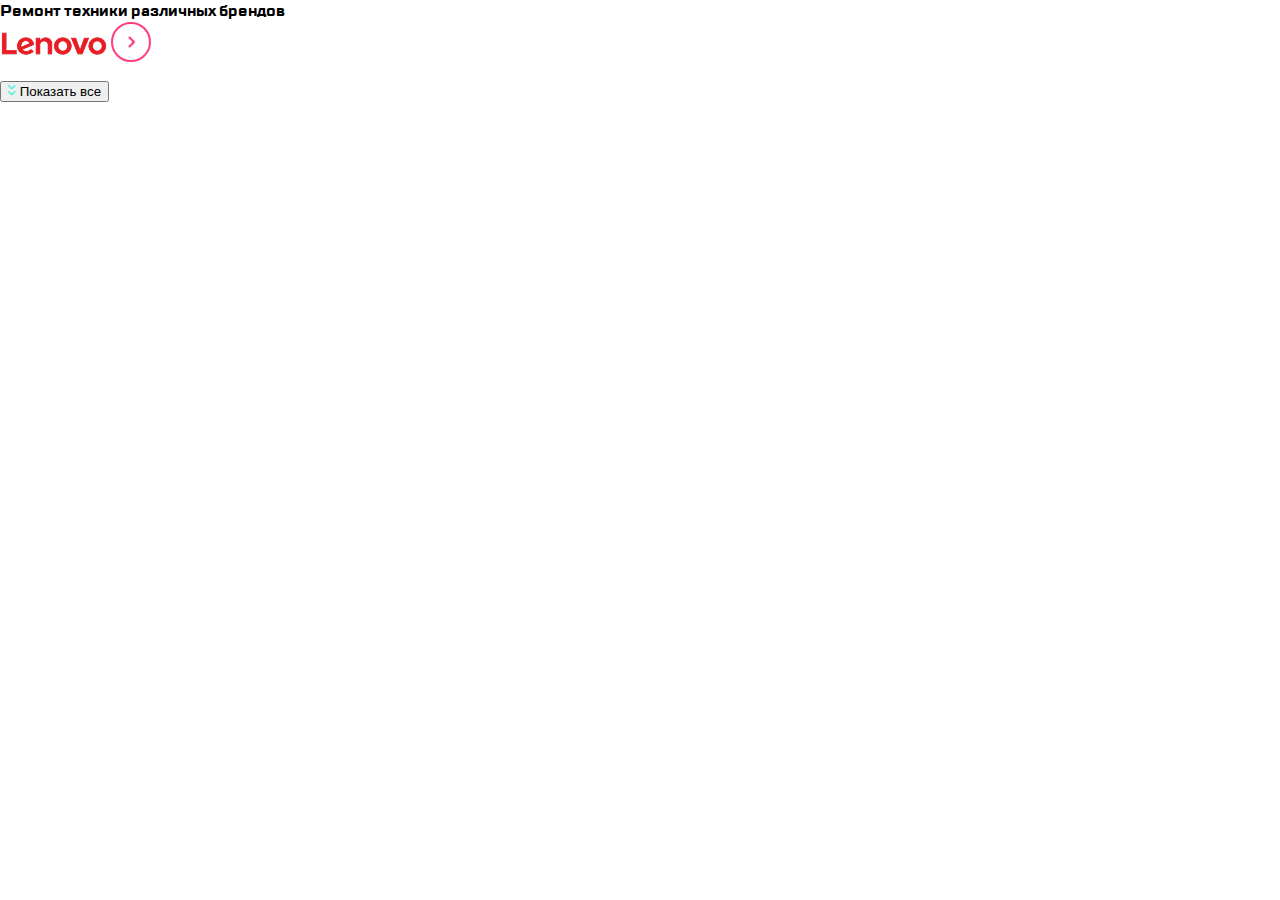
<file: index.html>
<!DOCTYPE html>
<html lang="ru">
<head>
  <meta charset="UTF-8">
  <meta name="viewport" content="width=device-width, initial-scale=1.0">
  <link rel="stylesheet" href="https://unpkg.com/swiper/swiper-bundle.min.css" />
  <link rel="stylesheet" href="index.css">
  <title>CPS</title>
</head>
<body>
  <section class="repair-brands">
    <div class="gradient-wrapper">
      <h4 class="repair-brands__title">
        Ремонт техники различных брендов
      </h4>
    </div>
    <div class="swiper repair-brands__brand-list">
      <ul class="swiper-wrapper repair-brands__wrapper">
        <li class="swiper-slide brand-list__brand">
          <img src="images/lenovo.png" alt="lenovo" width="108" height="32">
          <img src="images/go.svg" alt="перейти" width="40" height="40">
        </li>
        <li class="swiper-slide brand-list__brand">
          <img src="images/samsung.png" alt="samsung" width="116" height="38">
          <img src="images/go.svg" alt="перейти">
        </li>
        <li class="swiper-slide brand-list__brand">
          <img src="images/apple.png" alt="apple" width="44" height="44">
          <img src="images/go.svg" alt="перейти">
        </li>
        <li class="swiper-slide brand-list__brand">
          <img src="images/bosch.png" alt="bosch" width="128" height="28">
          <img src="images/go.svg" alt="перейти">
        </li>
        <li class="swiper-slide brand-list__brand">
          <img src="images/hp.png" alt="hp" width="52" height="52">
          <img src="images/go.svg" alt="перейти">
        </li>
        <li class="swiper-slide brand-list__brand">
          <img src="images/acer.png" alt="acer" width="94" height="24">
          <img src="images/go.svg" alt="перейти">
        </li>
        <li class="swiper-slide brand-list__brand">
          <img src="images/Sony.png" alt="Sony" width="128" height="25">
          <img src="images/go.svg" alt="перейти">
        </li>
        <li class="swiper-slide brand-list__brand">
          <img src="images/ViewSonic.png" alt="ViewSonic" width="128" height="21">
          <img src="images/go.svg" alt="перейти">
        </li>
        <li class="swiper-slide brand-list__brand">
          <img src="images/lenovo.png" alt="lenovo" width="108" height="32">
          <img src="images/go.svg" alt="перейти" width="40" height="40">
        </li>
        <li class="swiper-slide brand-list__brand">
          <img src="images/samsung.png" alt="samsung" width="116" height="38">
          <img src="images/go.svg" alt="перейти">
        </li>
        <li class="swiper-slide brand-list__brand">
          <img src="images/hp.png" alt="hp" width="52" height="52">
          <img src="images/go.svg" alt="перейти">
        </li>
      </ul>
      <div class="swiper-pagination"></div>
    </div>
    <button class="repair-brands__read-more-button">
      <img class="read-more-button__image" src="images/readMore.svg" alt="Стрелка вниз">
      <span class="read-more-button__text">Показать все</span>
    </button>
  </section>
  <script src="https://unpkg.com/swiper/swiper-bundle.min.js"></script>
  <script src="index.js"></script>
</body>
</html>
</file>
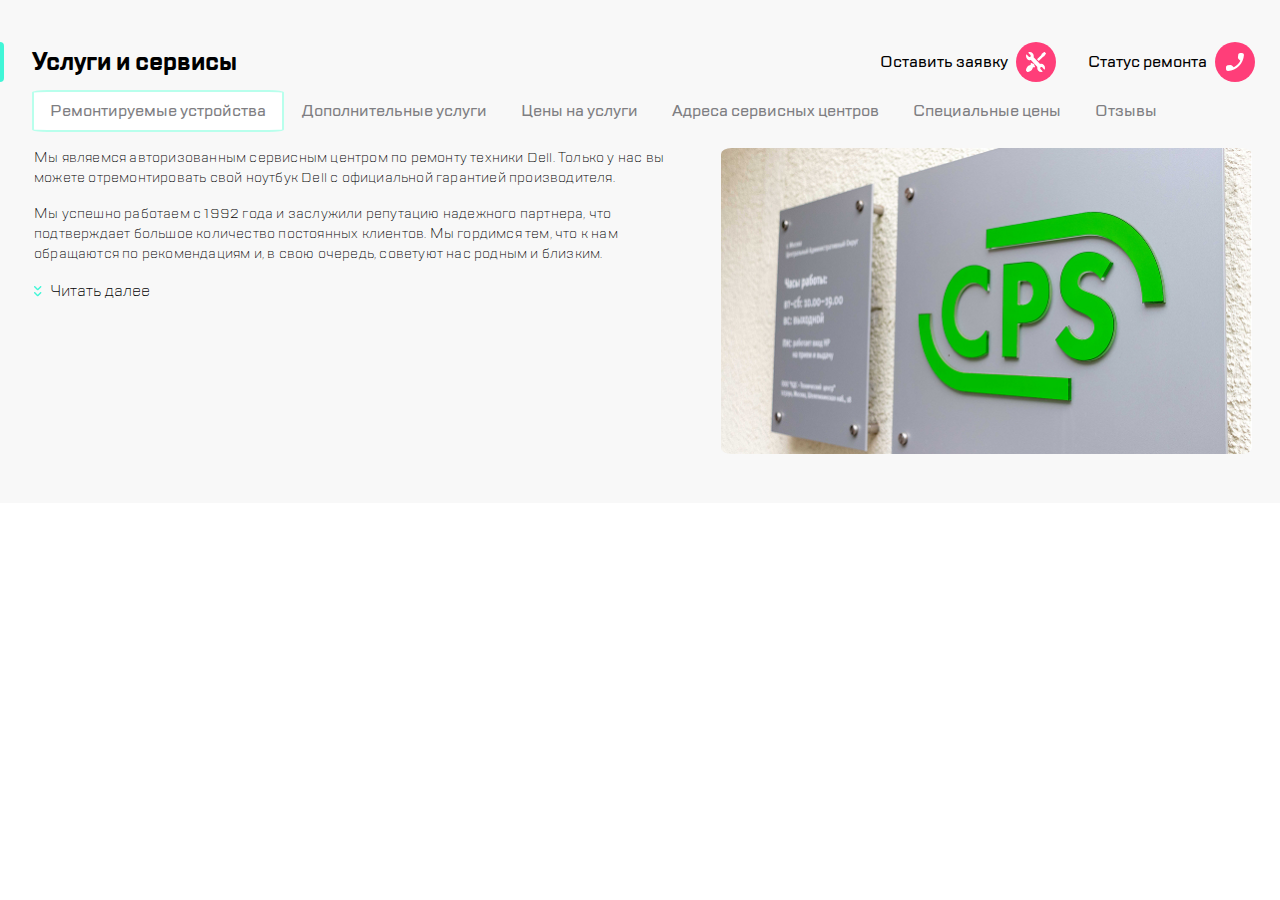
<file: 1.3.html>
<!DOCTYPE html>
<html lang="ru">
<head>
    <meta charset="UTF-8">
    <meta name="viewport" content="width=device-width, initial-scale=1.0">
    <meta name="format-detection" content="telephone=no">
    <link rel="stylesheet" href="index.css">
    <title>CPS</title>
</head>
<body>
    <header class="header">
        <div class="heder__menu-wrapper">
            <button class="button button--open-menu">
                <img src="images/menu.svg" alt="Меню">
            </button>
            <a class="header__logo" href="#">
                <img src="images/Group.png" alt="Логотип CPS" width="96" height="51">
            </a>
        </div>
        <ul class="header__actions">
            <li>
                <button class="button button--phone">
                    <img src="images/phone.svg" alt="Звонок">
                </button>
            </li>
            <li>
                <button class="button button--message">
                    <img src="images/settings.svg" alt="Настройки">
                </button>
            </li>
            <li>
                <button class="button button--contacts">
                    <img src="images/phone.svg" alt="Звонок">
                </button>
            </li>
            <li>
                <button class="button button--settings">
                    <img src="images/settings.svg" alt="Настройки">
                </button>
            </li>
            <li>
                <button class="button button--search">
                    <img src="images/phone.svg" alt="Звонок">
                </button>
            </li>
        </ul>
    </header>
    <main class="content">
        <section class="services">
            <div class="services__title">
                <h2>Услуги и сервисы</h2>
                <ul class="services__actions">
                    <li class="services__action">
                            <span class="action__label">
                                Оставить заявку
                            </span>
                        <button class="button button--request">
                            <img src="images/settings.svg" alt="Заявка">
                        </button>
                    </li>
                    <li class="services__action">
                            <span class="action__label">
                                Статус ремонта
                            </span>
                        <button class="button button--status">
                            <img src="images/phone.svg" alt="Поиск">
                        </button>
                    </li>
                </ul>
            </div>
            <nav class="services-navigation">
                <ul class="services-list">
                    <li class="services-list__service services-list__service--checked">
                        <a>
                            Ремонтируемые устройства
                        </a>
                    </li>
                    <li class="services-list__service">
                        <a>
                            Дополнительные услуги
                        </a>
                    </li>
                    <li  class="services-list__service">
                        <a>
                            Цены на услуги
                        </a>
                    </li>
                    <li  class="services-list__service">
                        <a>
                            Адреса сервисных центров
                        </a>
                    </li>
                    <li  class="services-list__service">
                        <a>
                            Специальные цены
                        </a>
                    </li>
                    <li  class="services-list__service">
                        <a>
                            Отзывы
                        </a>
                    </li>
                </ul>
            </nav>
        </section>
        <section class="repair-block">
            <div class="repair-block__description">
                <p class="description__text description__text--mobile">
                    Мы являемся авторизованным сервисным центром по ремонту техники Dell.
                    Только у нас вы можете отремонтировать свой ноутбук Dell с официальной гарантией производителя.
                </p>
                <p class="description__text description__text--desktop">
                    Мы успешно работаем с 1992 года и заслужили репутацию надежного партнера, что подтверждает большое количество постоянных клиентов.
                    Мы гордимся тем, что к нам обращаются по рекомендациям и, в свою очередь, советуют нас родным и близким.
                </p>
                <button class="repair-block__read-more-button">
                    <img src="images/readMore.svg" alt="Срелка вниз">
                    Читать далее
                </button>
            </div>
            <img class="repair-block__picture" src="images/cpsBigPic.jpg" alt="Логотип CPS">
        </section>
    </main>
</body>
</html>
</file>
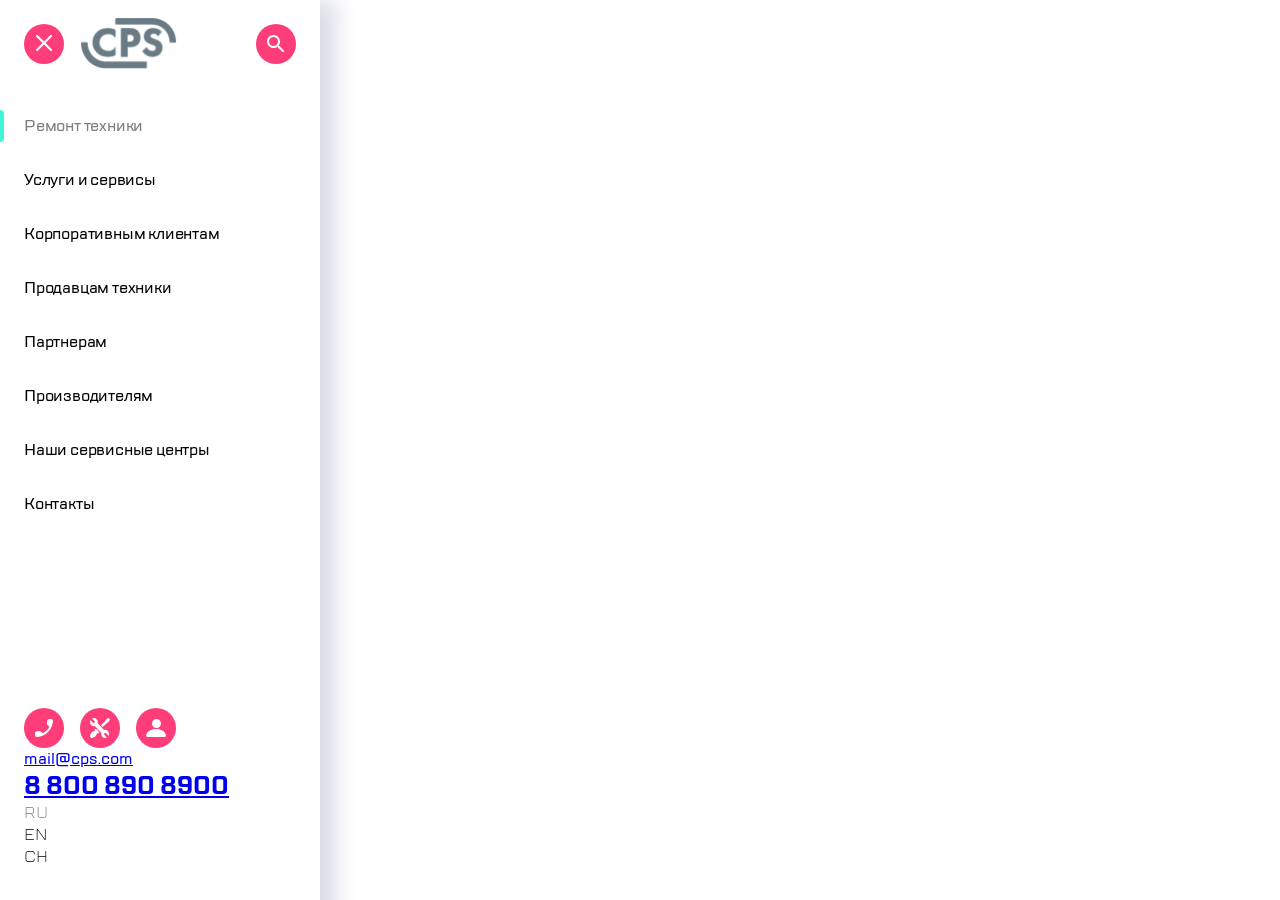
<file: 1.4.html>
<!DOCTYPE html>
<html lang="ru">
<head>
    <meta charset="UTF-8">
    <meta name="viewport" content="width=device-width, initial-scale=1.0">
    <link rel="stylesheet" href="index.css">
    <title>CPS</title>
</head>
<body>
    <aside class="side-menu">
        <header class="side-menu__header">
            <button class="button button--close-menu">
                <img src="images/close.svg" alt="Закрыть">
            </button>
            <img src="images/Group.png" alt="Логотип CPS" width="96" height="51">
            <button class="button button--search">
                <img src="images/search.svg" alt="Найти">
            </button>
        </header>
        <nav class="side-menu__options">
            <ul class="side-menu__options-list">
                <li class="options-list__item options-list__item--checked">
                    <a>Ремонт техники</a>
                </li>
                <li class="options-list__item">
                    <a>Услуги и сервисы</a>
                </li>
                <li class="options-list__item">
                    <a>Корпоративным клиентам</a>
                </li>
                <li class="options-list__item">
                    <a>Продавцам техники</a>
                </li>
                <li class="options-list__item">
                    <a>Партнерам</a>
                </li>
                <li class="options-list__item">
                    <a>Производителям</a>
                </li>
                <li class="options-list__item">
                    <a>Наши сервисные центры</a>
                </li>
                <li class="options-list__item">
                    <a>Контакты</a>
                </li>
            </ul>
        </nav>
        <footer class="side-menu__footer">
            <ul class="footer__controls">
                <li>
                    <button class="button button--close-menu">
                        <img src="images/phone.svg" alt="Позвонить">
                    </button>
                </li>
                <li>
                    <button class="button button--close-menu">
                        <img src="images/settings.svg" alt="Настройки">
                    </button>
                </li>
                <li>
                    <button class="button button--close-menu">
                        <img src="images/contact.svg" alt="Профиль">
                    </button>
                </li>
            </ul>
            <address class="side-menu__contacts">
                <p class="contacts__email"><a href="mailto:mail@cps.com">mail@cps.com</a></p>
                <p class="contacts__phone-number"><a href="tel:88008908900">8 800 890 8900</a></p>
            </address>
            <ul class="side-menu__languages">
                <li class="language language--checked">
                    <a>RU</a>
                </li>
                <li class="language">
                    <a>EN</a>
                </li>
                <li class="language">
                    <a>CH</a>
                </li>
            </ul>
        </footer>
    </aside>
</body>
</html>
</file>
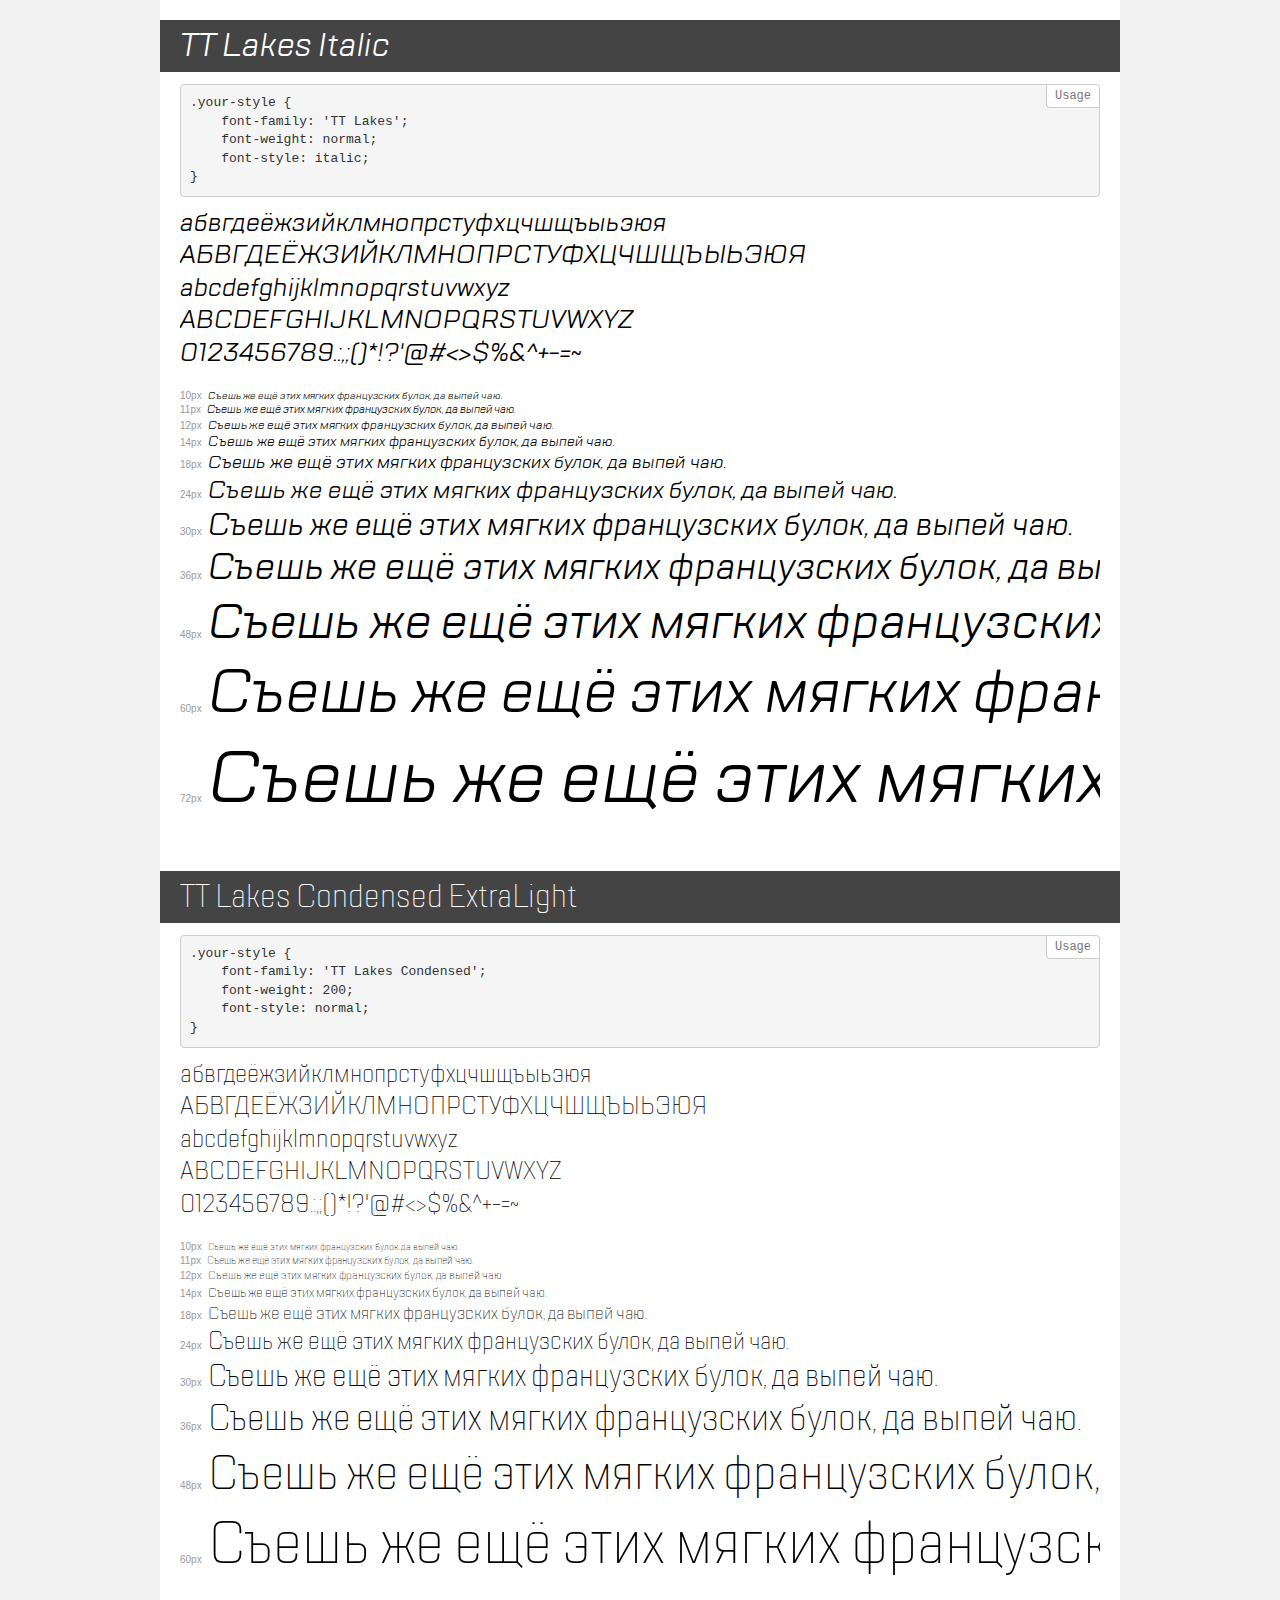
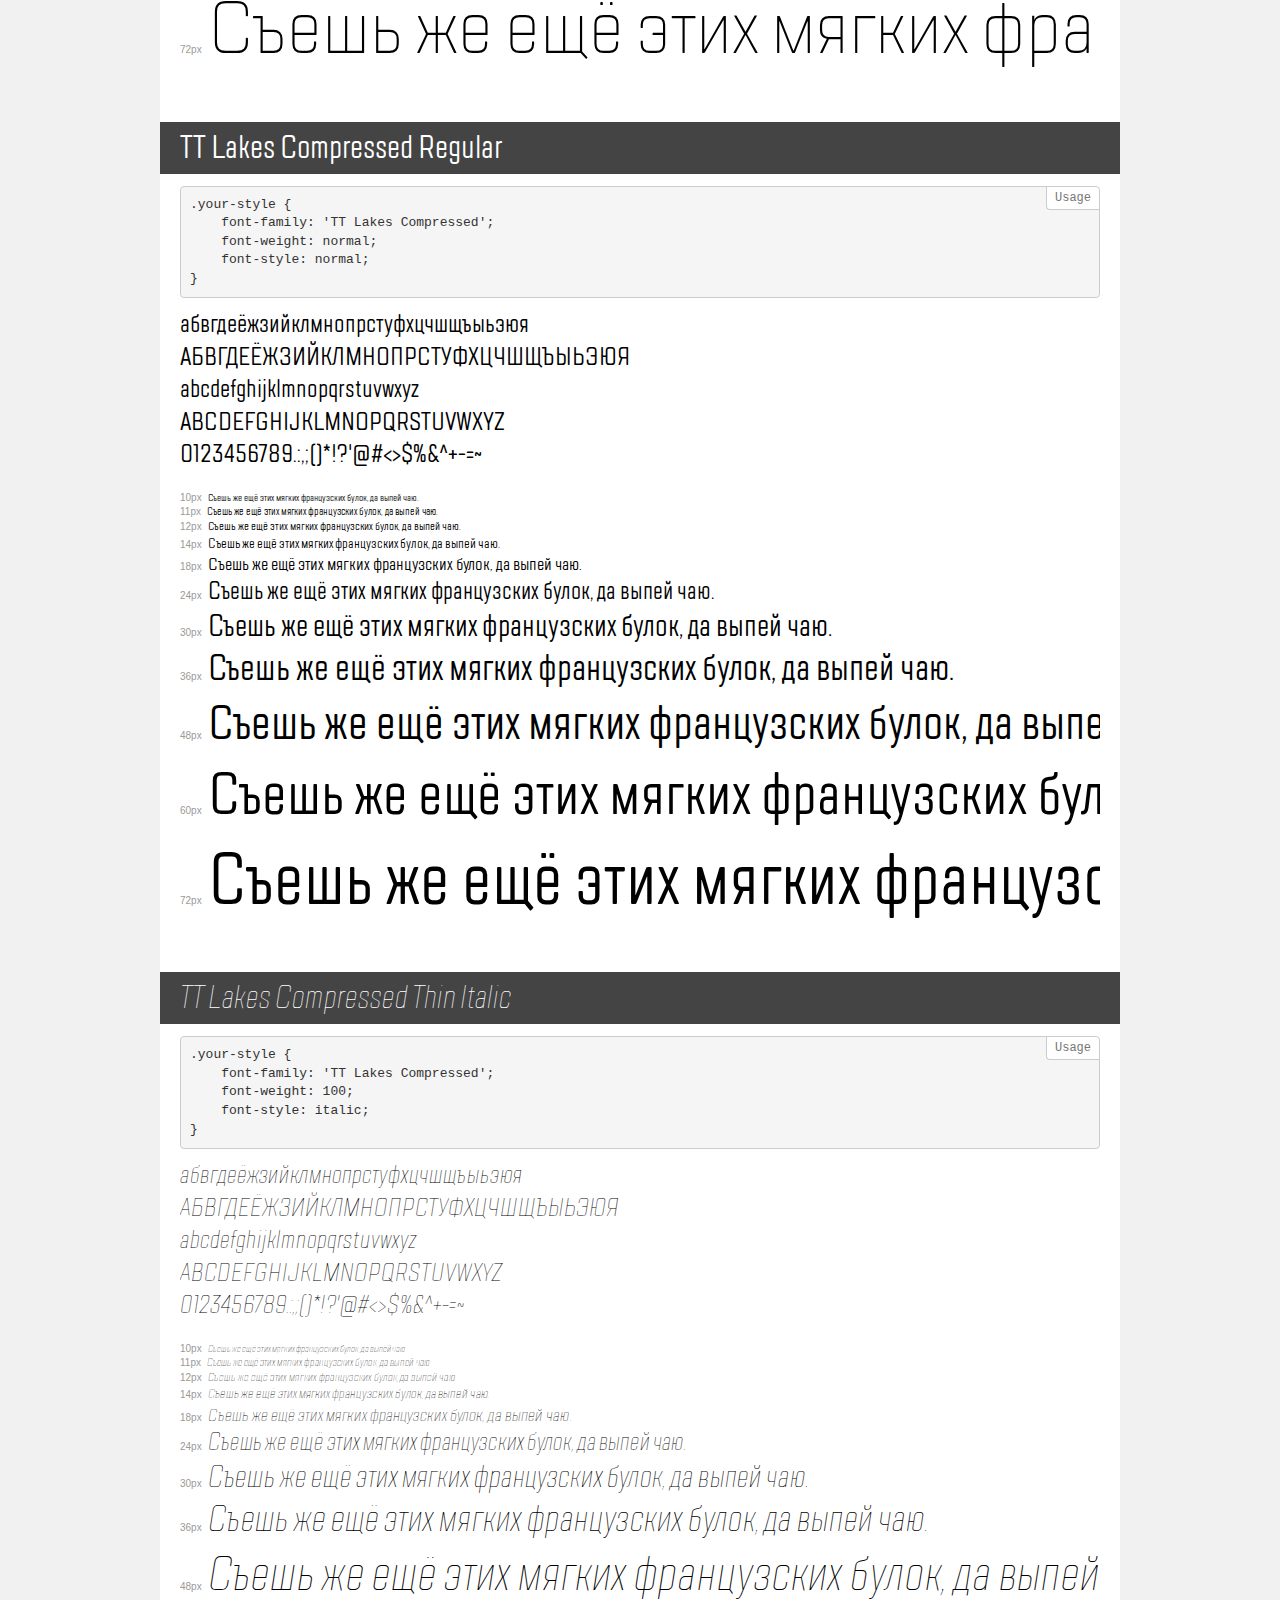
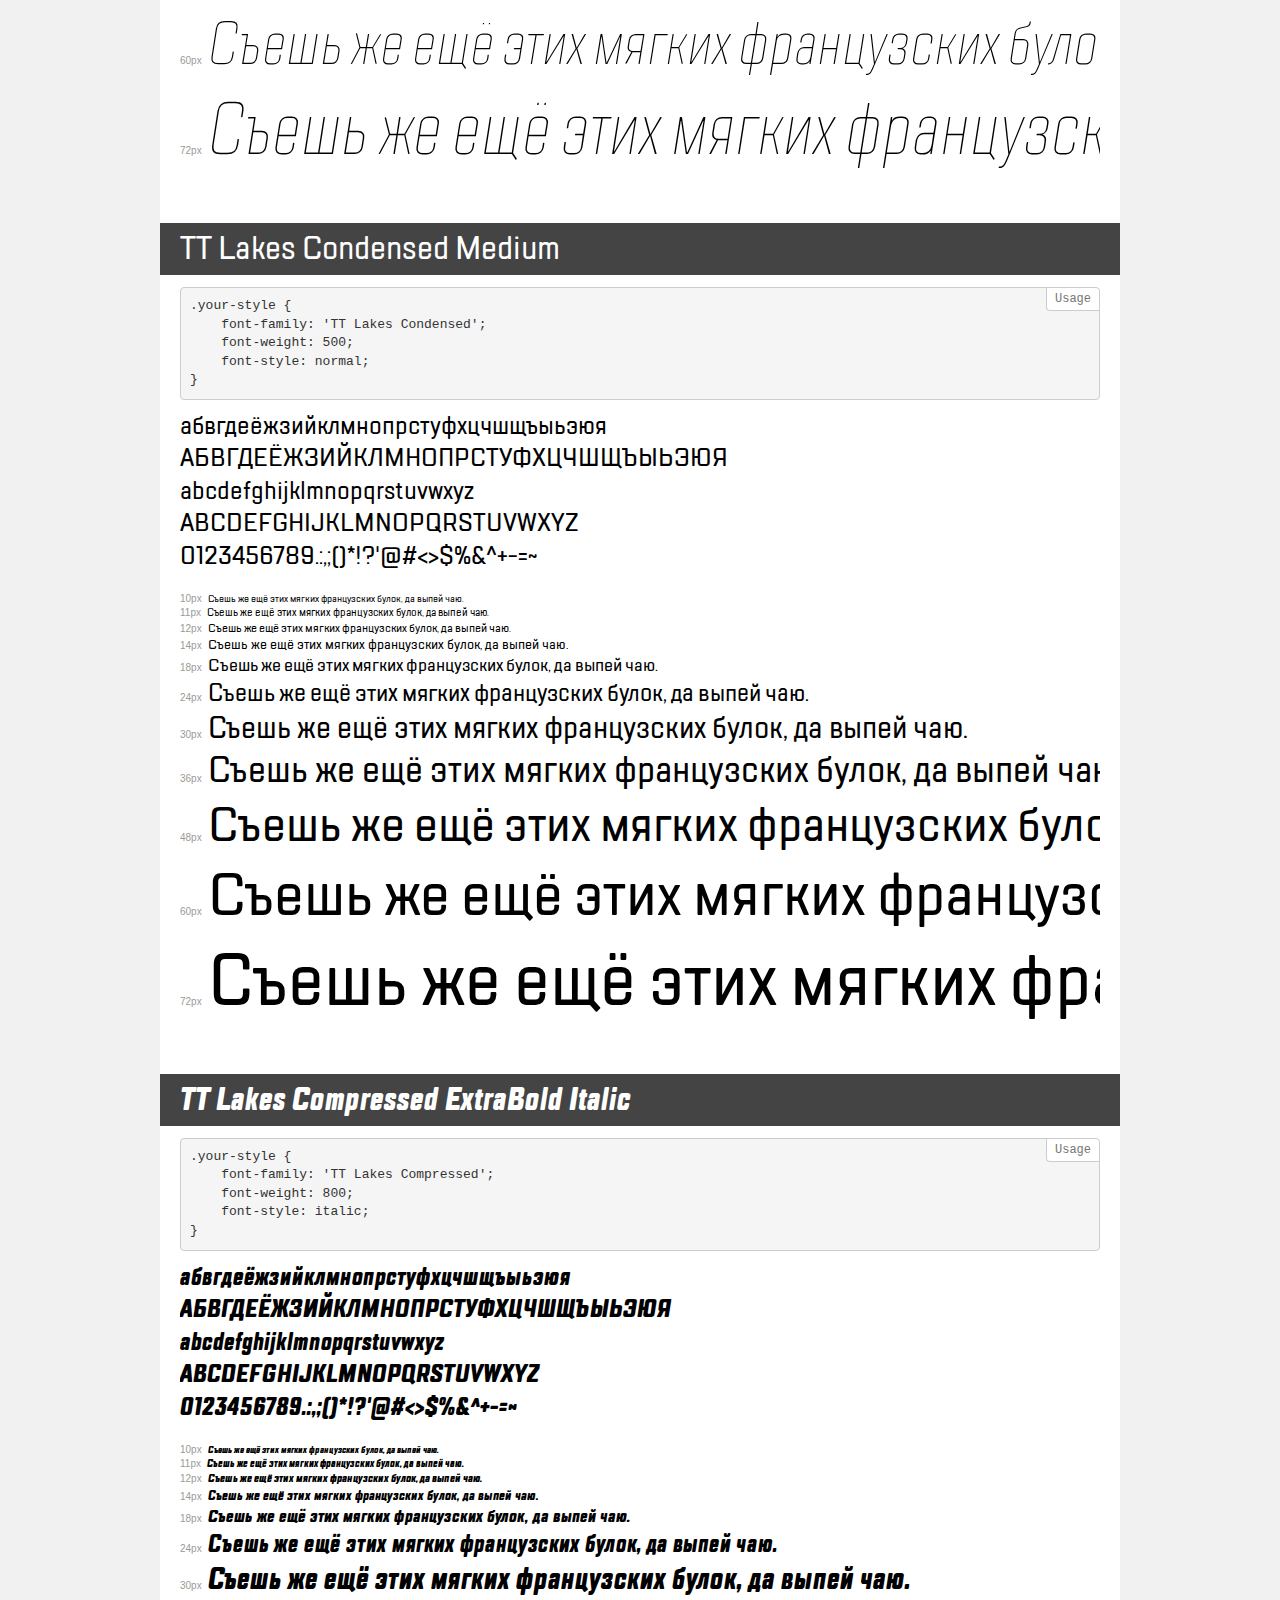
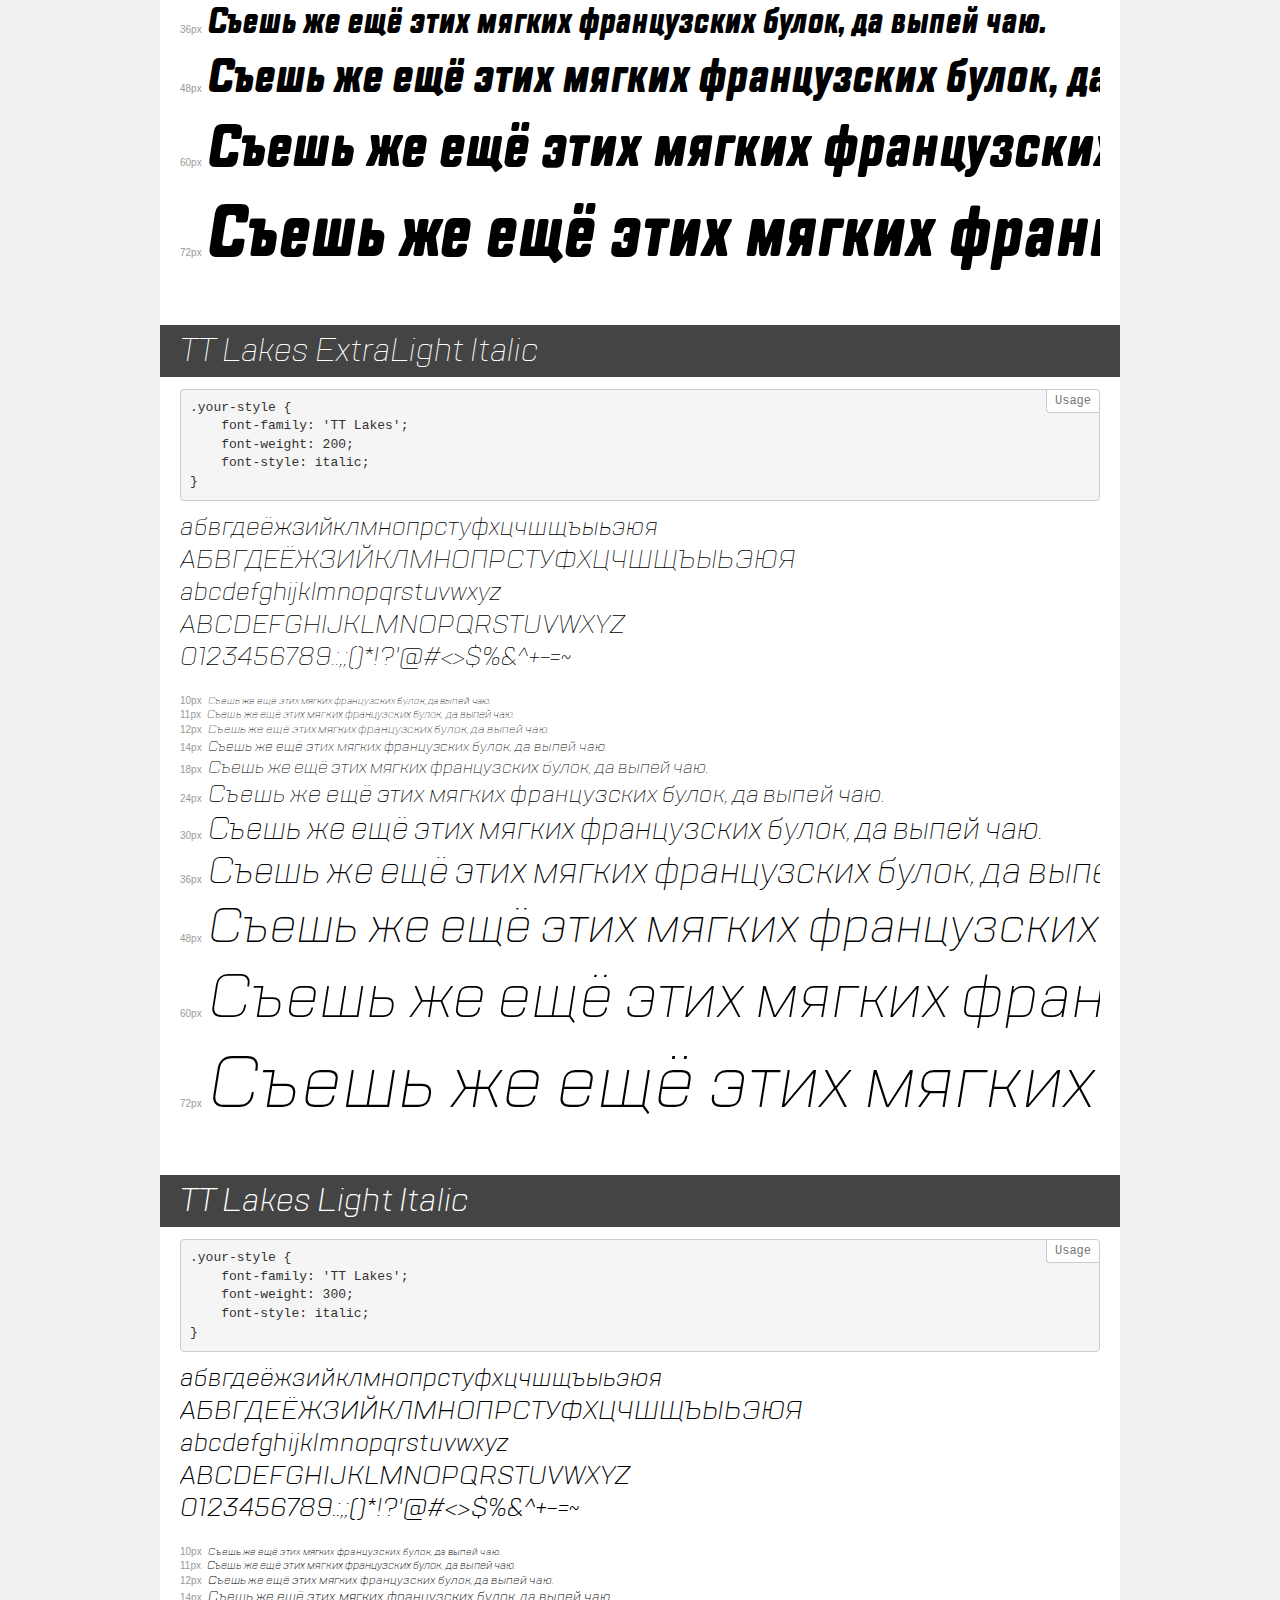
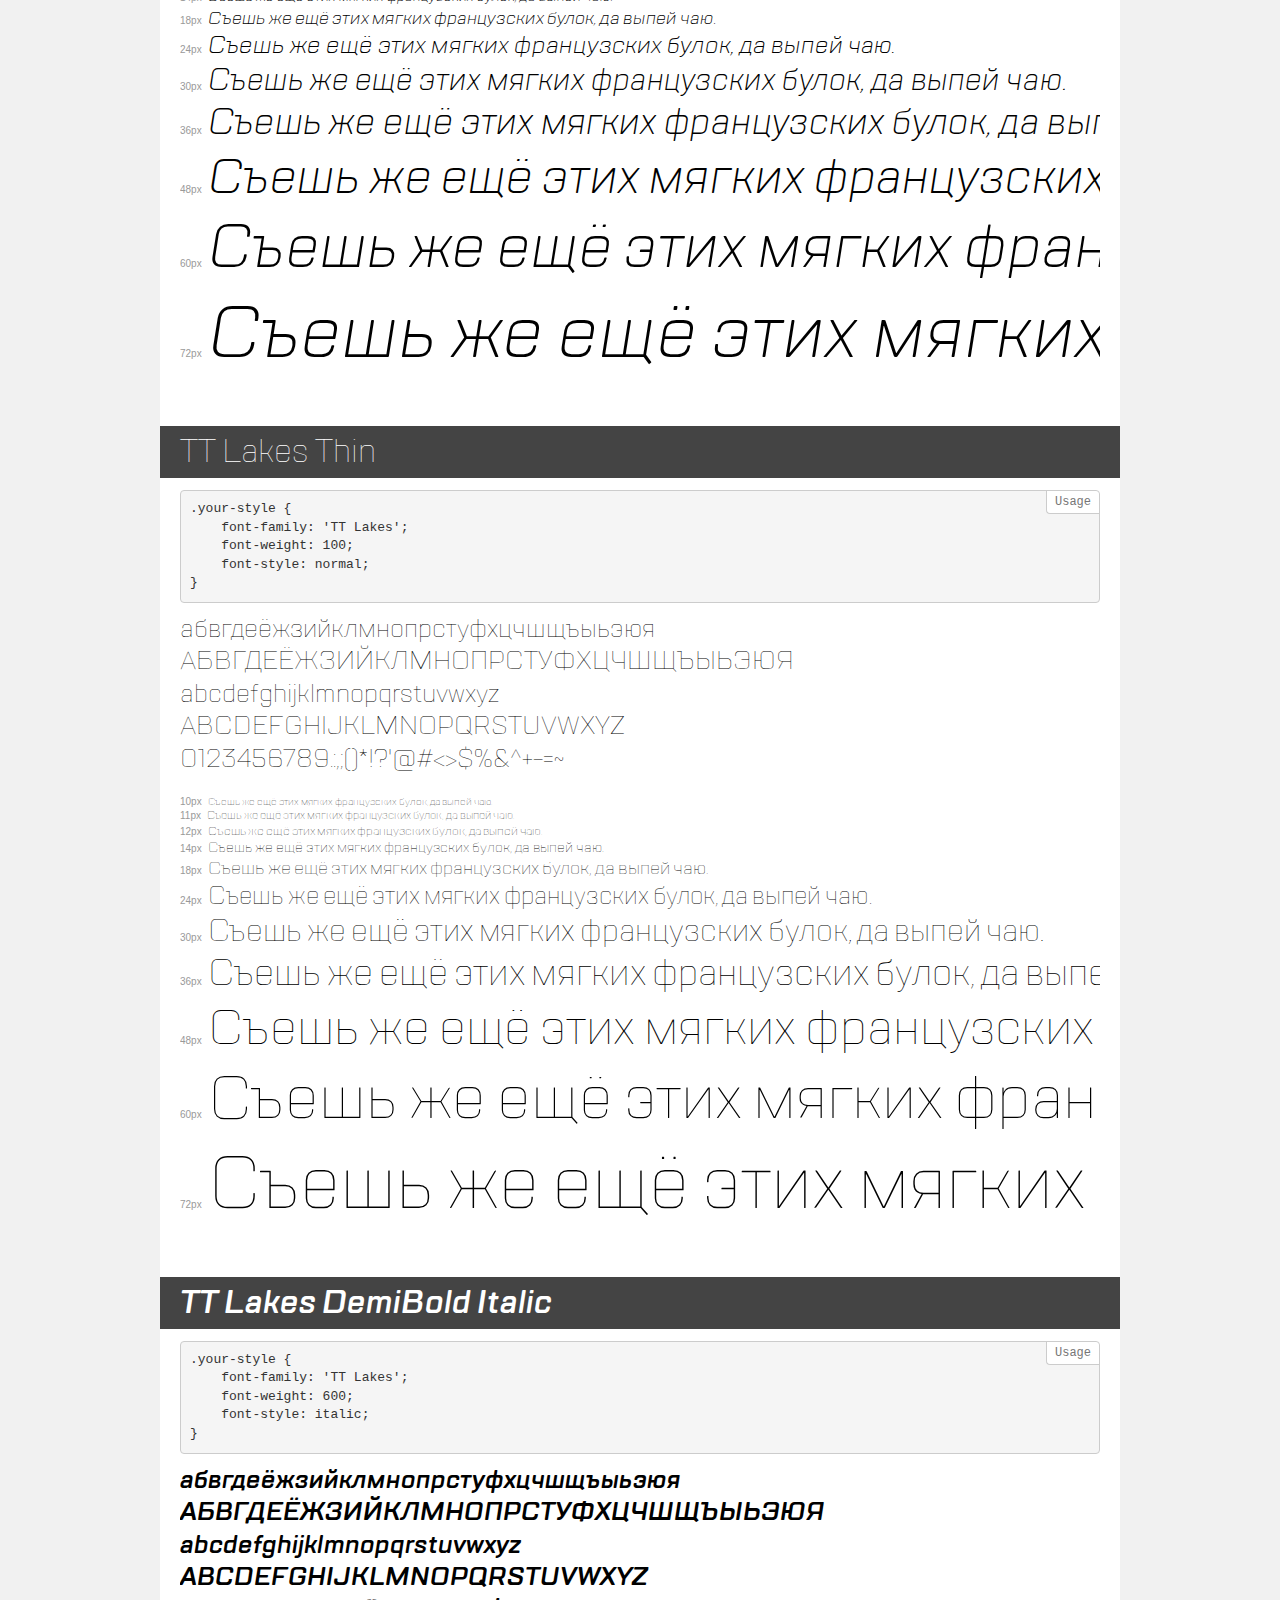
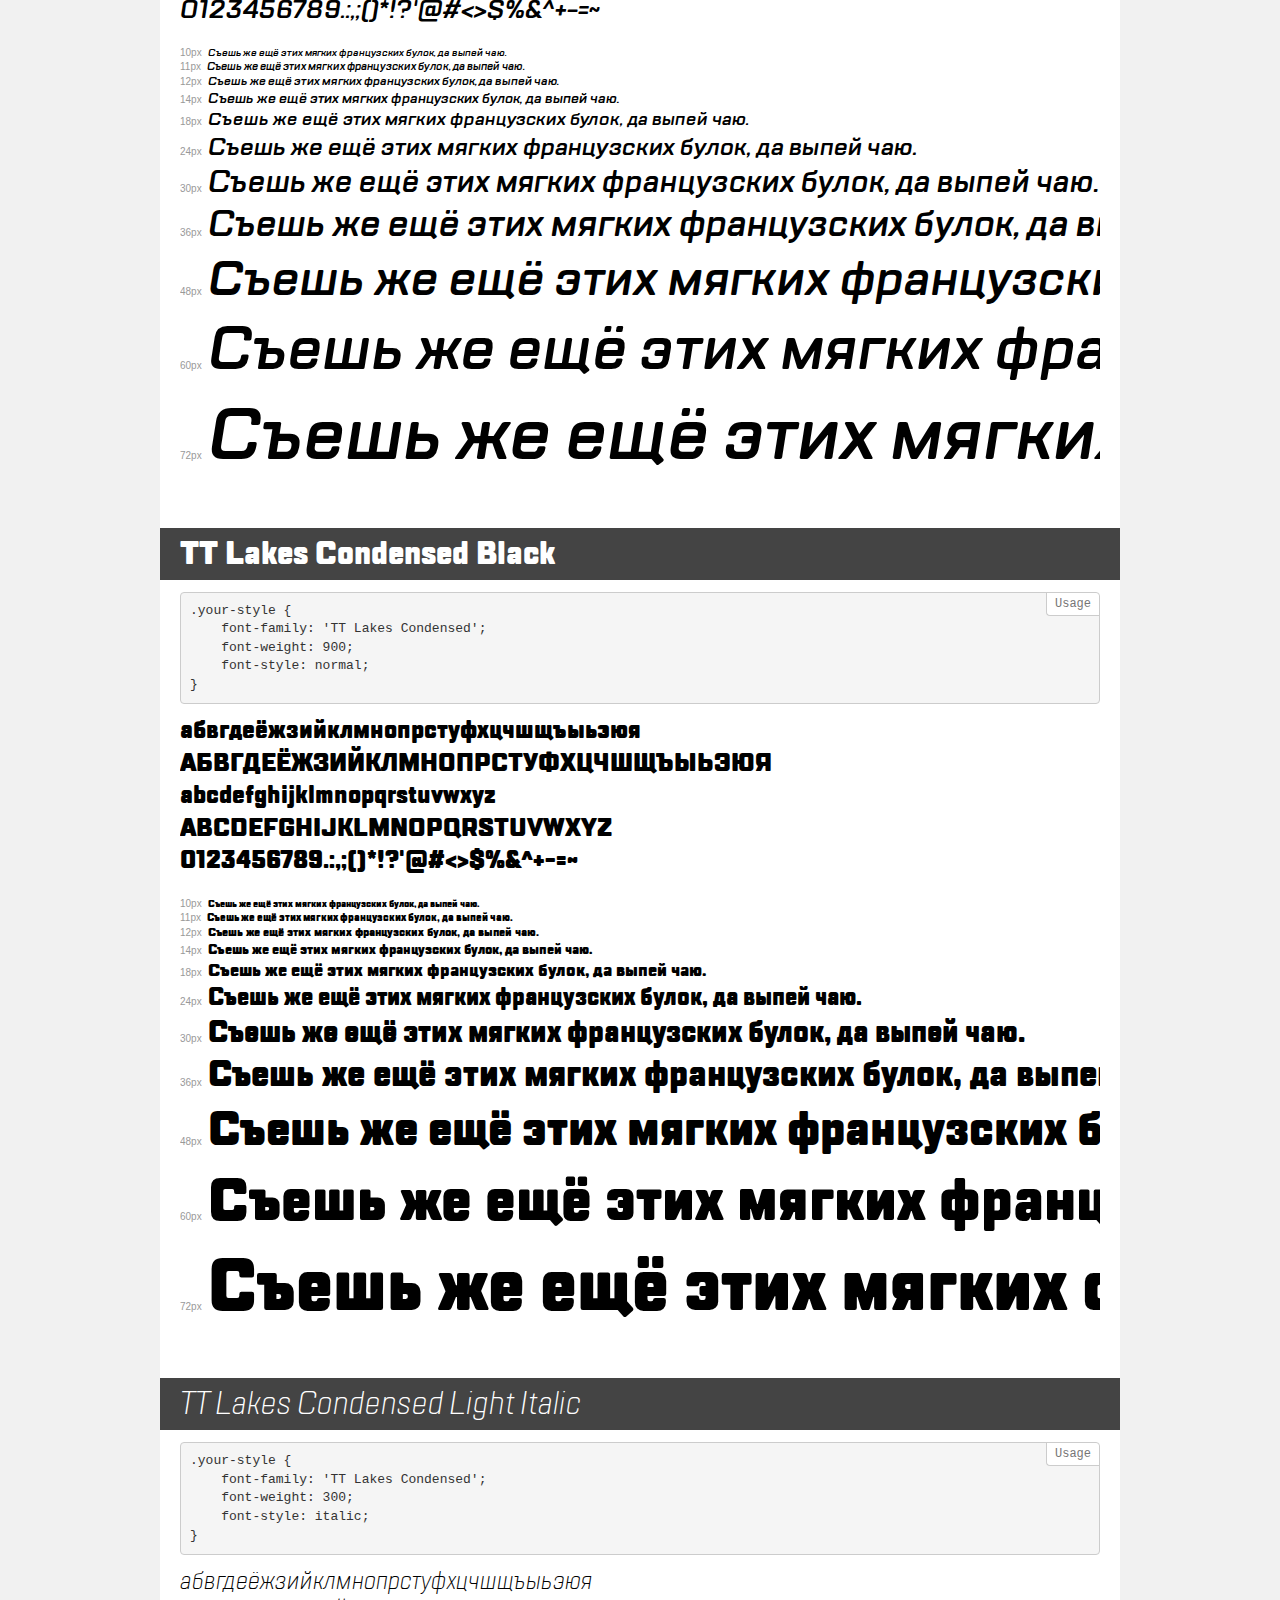
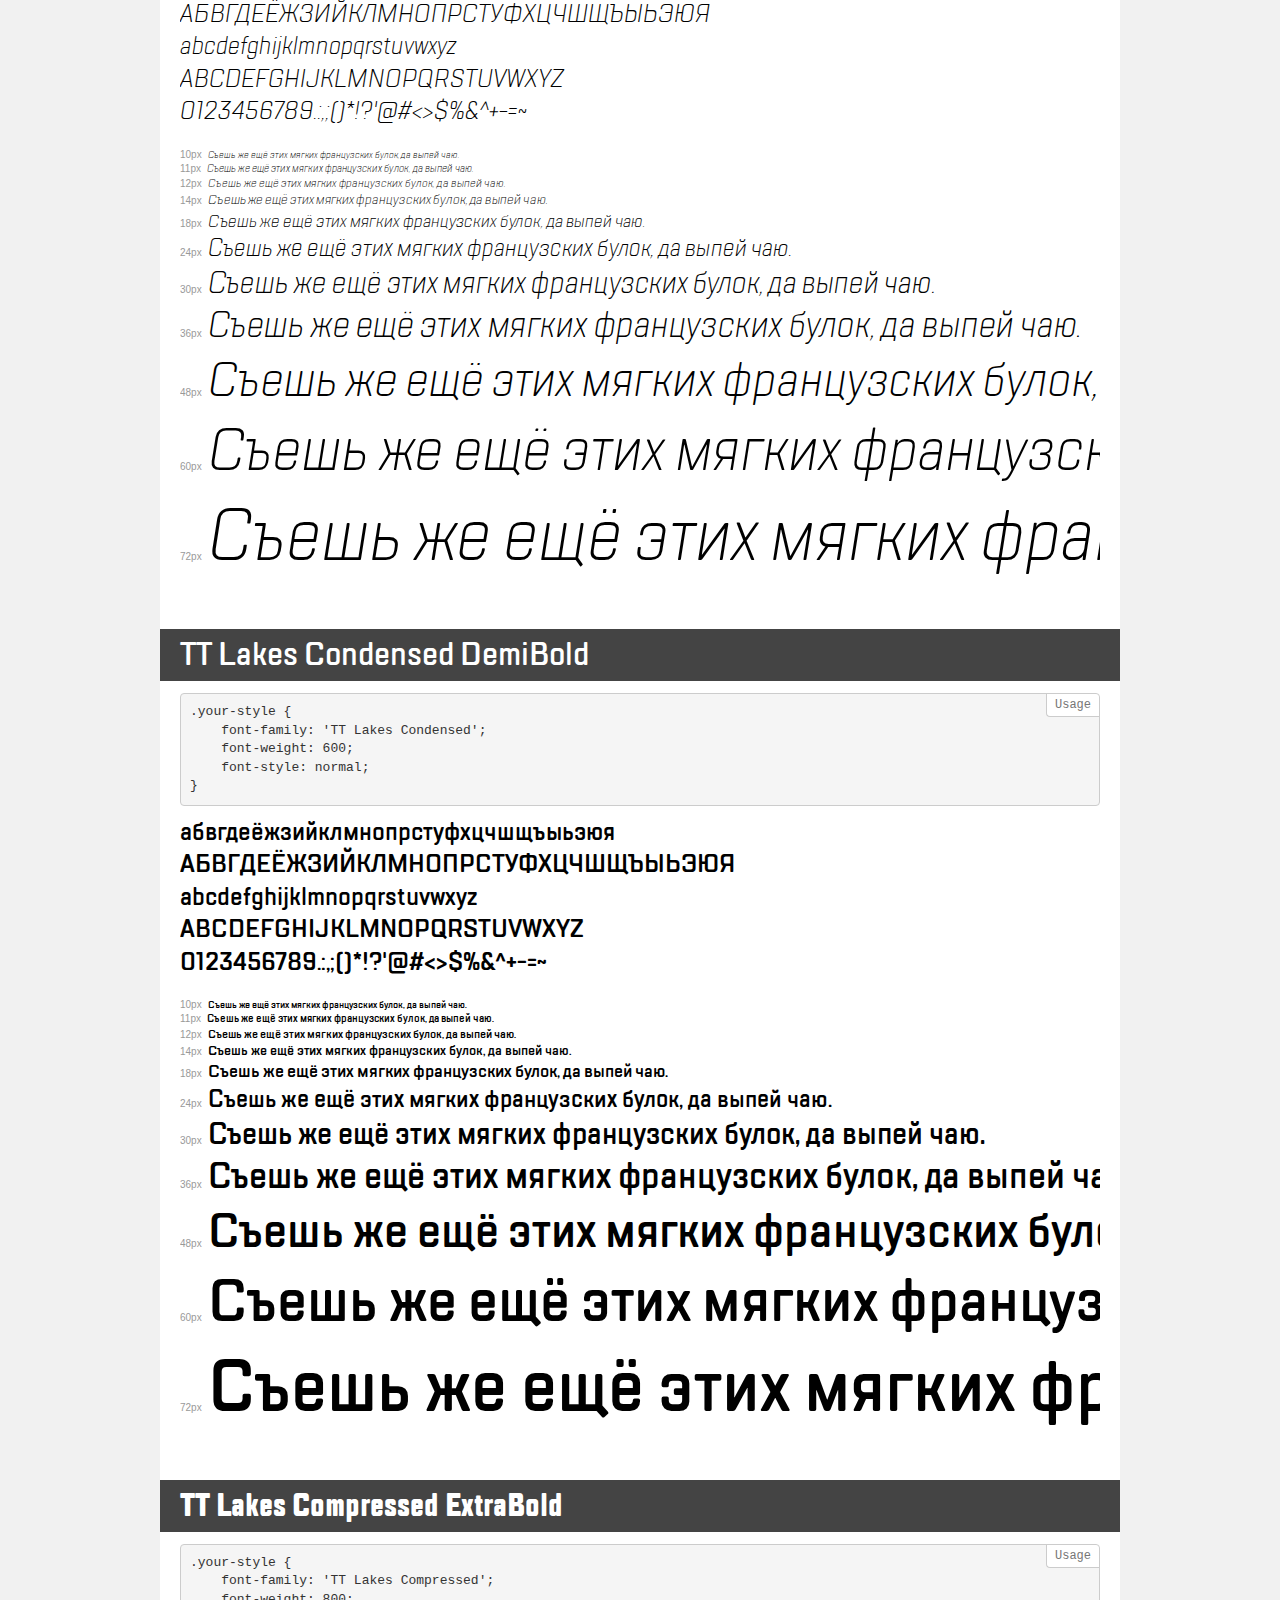
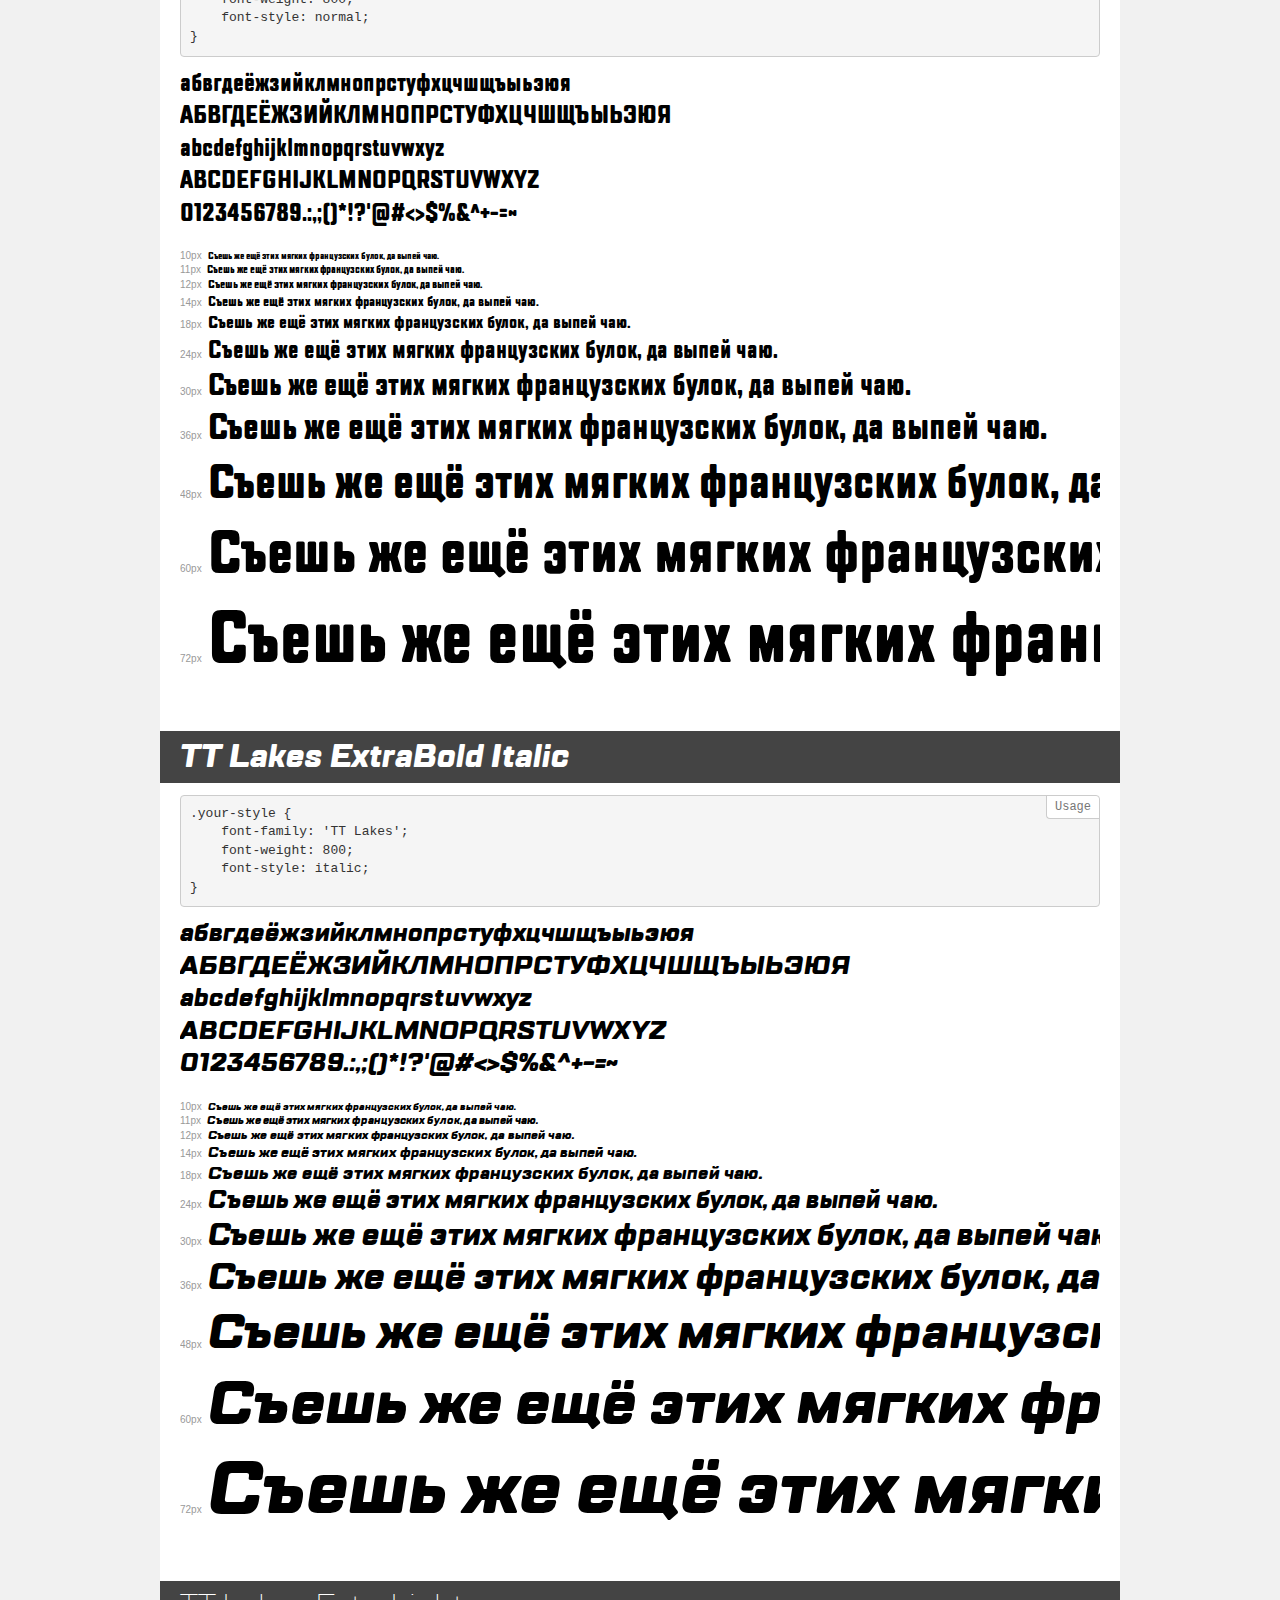
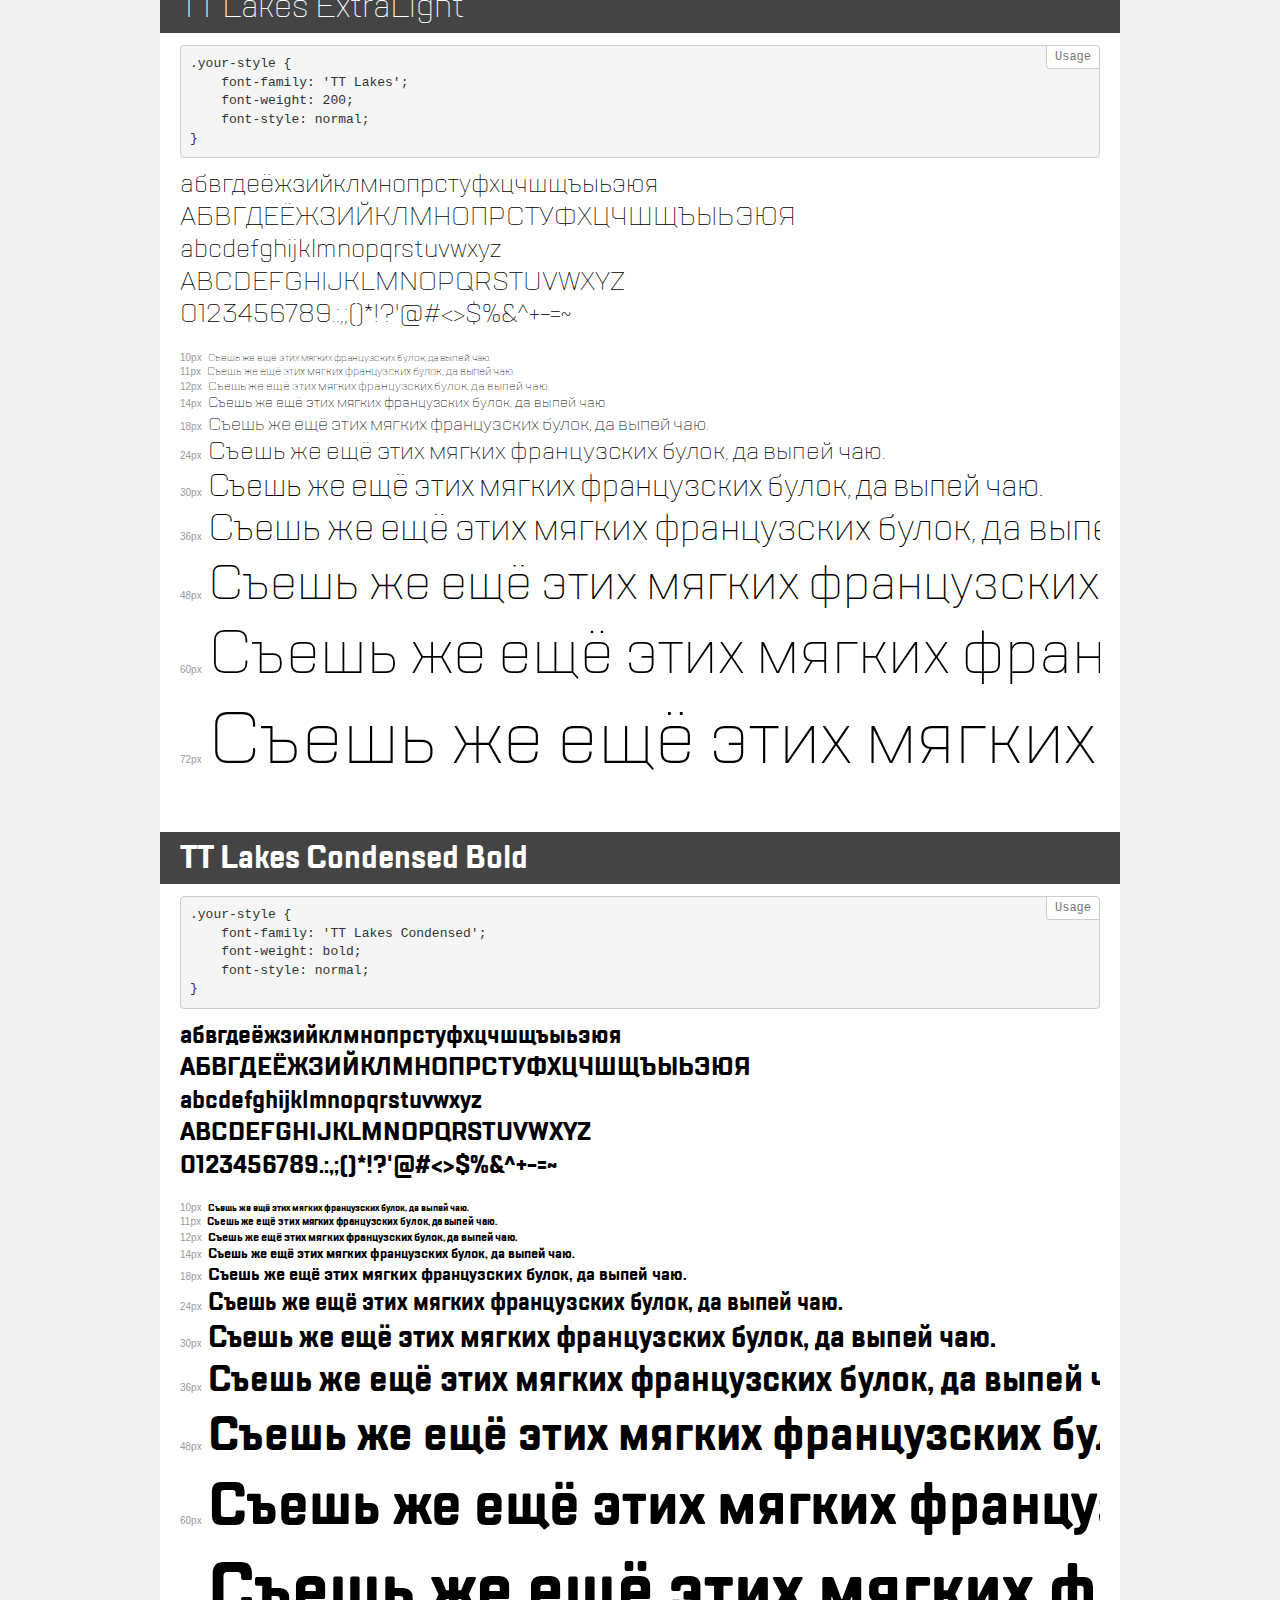
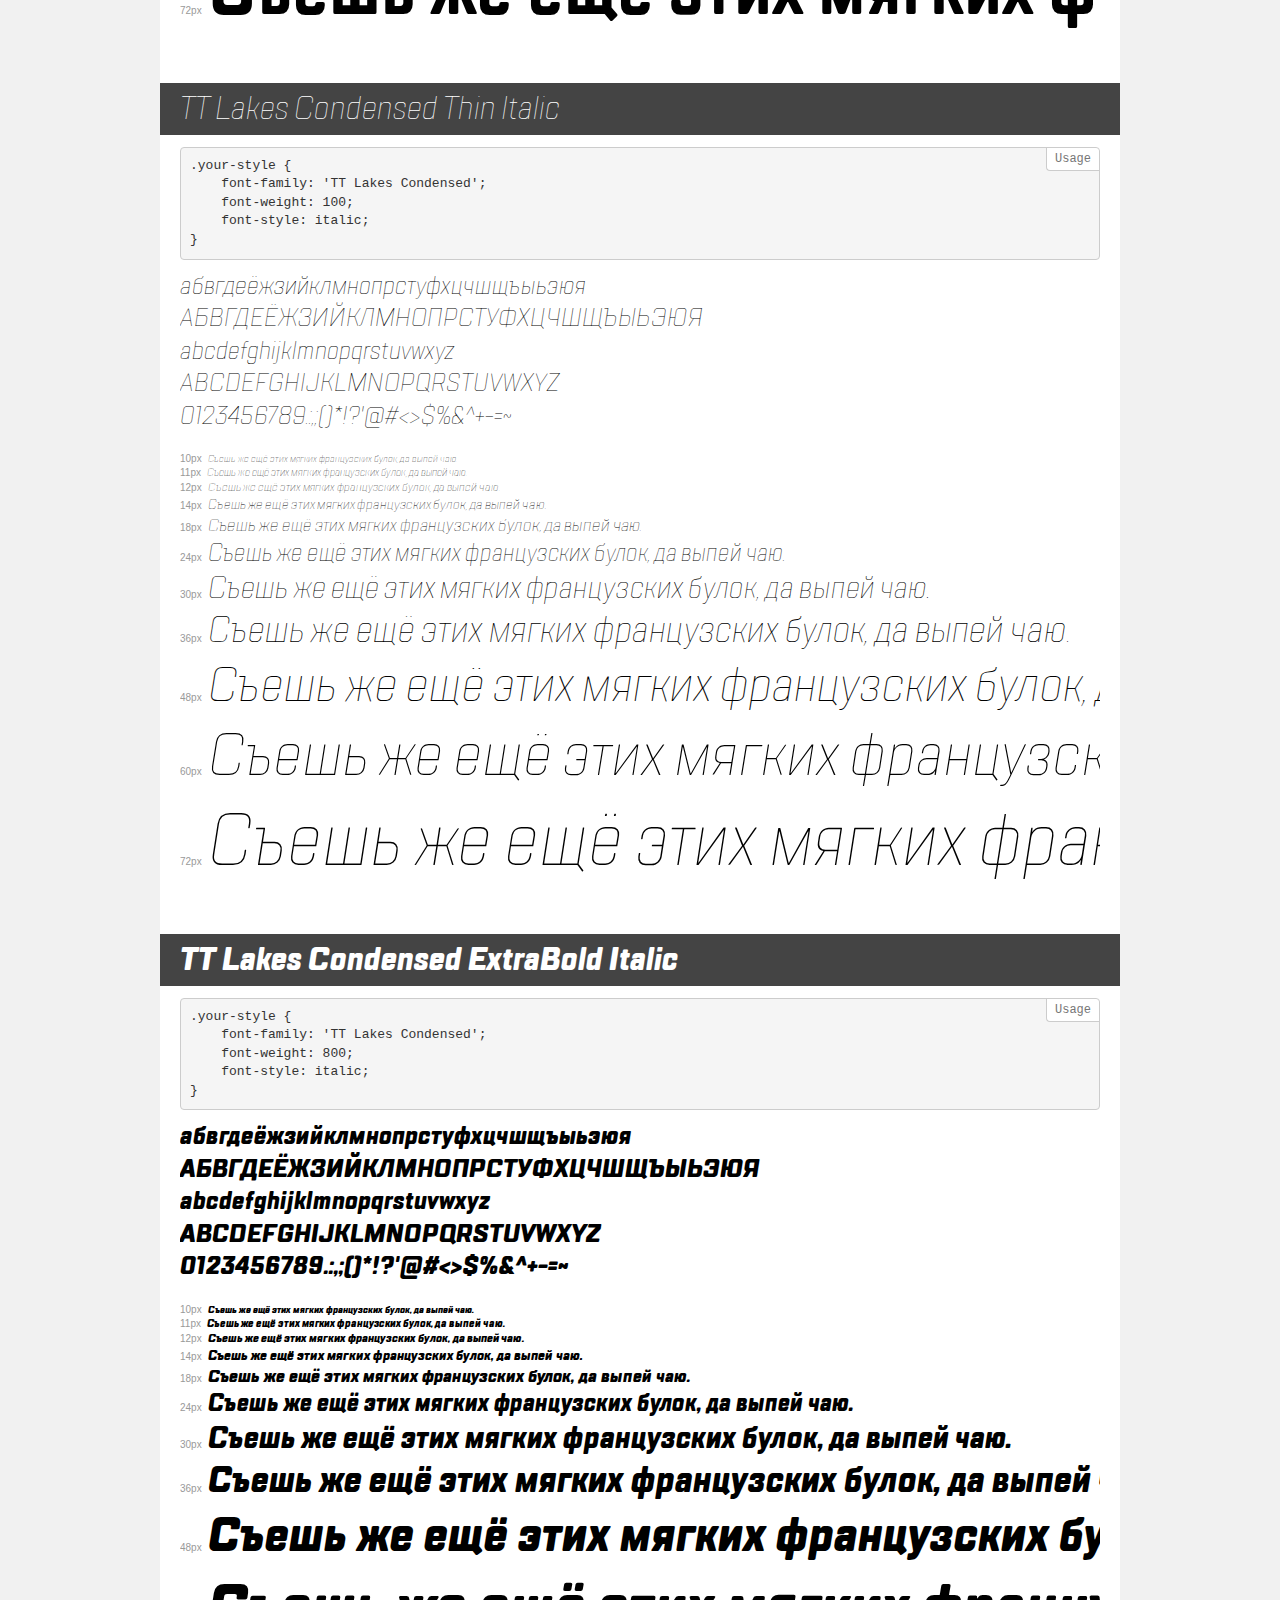
<file: fonts/demo.html>
<!DOCTYPE html>
<html>
<head>
    <meta charset="utf-8">
    <meta http-equiv="X-UA-Compatible" content="IE=edge">
    <meta name="viewport" content="width=device-width, initial-scale=1">
    <meta name="robots" content="noindex, noarchive">
    <meta name="format-detection" content="telephone=no">
    <title>Transfonter demo</title>
    <link href="stylesheet.css" rel="stylesheet">
    <style>
        /*
        http://meyerweb.com/eric/tools/css/reset/
        v2.0 | 20110126
        License: none (public domain)
        */
        html, body, div, span, applet, object, iframe,
        h1, h2, h3, h4, h5, h6, p, blockquote, pre,
        a, abbr, acronym, address, big, cite, code,
        del, dfn, em, img, ins, kbd, q, s, samp,
        small, strike, strong, sub, sup, tt, var,
        b, u, i, center,
        dl, dt, dd, ol, ul, li,
        fieldset, form, label, legend,
        table, caption, tbody, tfoot, thead, tr, th, td,
        article, aside, canvas, details, embed,
        figure, figcaption, footer, header, hgroup,
        menu, nav, output, ruby, section, summary,
        time, mark, audio, video {
            margin: 0;
            padding: 0;
            border: 0;
            font-size: 100%;
            font: inherit;
            vertical-align: baseline;
        }
        /* HTML5 display-role reset for older browsers */
        article, aside, details, figcaption, figure,
        footer, header, hgroup, menu, nav, section {
            display: block;
        }
        body {
            line-height: 1;
        }
        ol, ul {
            list-style: none;
        }
        blockquote, q {
            quotes: none;
        }
        blockquote:before, blockquote:after,
        q:before, q:after {
            content: '';
            content: none;
        }
        table {
            border-collapse: collapse;
            border-spacing: 0;
        }
        /* common styles */
        body {
            background: #f1f1f1;
            color: #000;
        }
        .page {
            background: #fff;
            width: 920px;
            margin: 0 auto;
            padding: 20px 20px 0 20px;
            overflow: hidden;
        }
        .font-container {
            overflow-x: auto;
            overflow-y: hidden;
            margin-bottom: 40px;
            line-height: 1.3;
            white-space: nowrap;
            padding-bottom: 5px;
        }
        h1 {
            position: relative;
            background: #444;
            font-size: 32px;
            color: #fff;
            padding: 10px 20px;
            margin: 0 -20px 12px -20px;
        }
        .letters {
            font-size: 25px;
            margin-bottom: 20px;
        }
        .s10:before {
            content: '10px';
        }
        .s11:before {
            content: '11px';
        }
        .s12:before {
            content: '12px';
        }
        .s14:before {
            content: '14px';
        }
        .s18:before {
            content: '18px';
        }
        .s24:before {
            content: '24px';
        }
        .s30:before {
            content: '30px';
        }
        .s36:before {
            content: '36px';
        }
        .s48:before {
            content: '48px';
        }
        .s60:before {
            content: '60px';
        }
        .s72:before {
            content: '72px';
        }
        .s10:before, .s11:before, .s12:before, .s14:before,
        .s18:before, .s24:before, .s30:before, .s36:before,
        .s48:before, .s60:before, .s72:before {
            font-family: Arial, sans-serif;
            font-size: 10px;
            font-weight: normal;
            font-style: normal;
            color: #999;
            padding-right: 6px;
        }
        pre {
            display: block;
            position: relative;
            padding: 9px;
            margin: 0 0 10px;
            font-family: Monaco, Menlo, Consolas, "Courier New", monospace !important;
            font-size: 13px;
            line-height: 1.428571429;
            color: #333;
            font-weight: normal !important;
            font-style: normal !important;
            background-color: #f5f5f5;
            border: 1px solid #ccc;
            overflow-x: auto;
            border-radius: 4px;
        }
        pre:after {
            display: block;
            position: absolute;
            right: 0;
            top: 0;
            content: 'Usage';
            line-height: 1;
            padding: 5px 8px;
            font-size: 12px;
            color: #767676;
            background-color: #fff;
            border: 1px solid #ccc;
            border-right: none;
            border-top: none;
            border-radius: 0 4px 0 4px;
            z-index: 10;
        }
        /* responsive */
        @media (max-width: 959px) {
            .page {
                width: auto;
                margin: 0;
            }
        }
    </style>
</head>
<body>
<div class="page">
    <div class="demo" style="font-family: 'TT Lakes'; font-weight: normal; font-style: italic;">
        <h1>TT Lakes Italic</h1>
        <pre>.your-style {
    font-family: 'TT Lakes';
    font-weight: normal;
    font-style: italic;
}</pre>
        <div class="font-container">
            <p class="letters">
                абвгдеёжзийклмнопрстуфхцчшщъыьэюя<br>
АБВГДЕЁЖЗИЙКЛМНОПРСТУФХЦЧШЩЪЫЬЭЮЯ<br>
abcdefghijklmnopqrstuvwxyz<br>
ABCDEFGHIJKLMNOPQRSTUVWXYZ<br>
                0123456789.:,;()*!?'@#<>$%&^+-=~
            </p>
            <p class="s10" style="font-size: 10px;">Съешь же ещё этих мягких французских булок, да выпей чаю.</p>
            <p class="s11" style="font-size: 11px;">Съешь же ещё этих мягких французских булок, да выпей чаю.</p>
            <p class="s12" style="font-size: 12px;">Съешь же ещё этих мягких французских булок, да выпей чаю.</p>
            <p class="s14" style="font-size: 14px;">Съешь же ещё этих мягких французских булок, да выпей чаю.</p>
            <p class="s18" style="font-size: 18px;">Съешь же ещё этих мягких французских булок, да выпей чаю.</p>
            <p class="s24" style="font-size: 24px;">Съешь же ещё этих мягких французских булок, да выпей чаю.</p>
            <p class="s30" style="font-size: 30px;">Съешь же ещё этих мягких французских булок, да выпей чаю.</p>
            <p class="s36" style="font-size: 36px;">Съешь же ещё этих мягких французских булок, да выпей чаю.</p>
            <p class="s48" style="font-size: 48px;">Съешь же ещё этих мягких французских булок, да выпей чаю.</p>
            <p class="s60" style="font-size: 60px;">Съешь же ещё этих мягких французских булок, да выпей чаю.</p>
            <p class="s72" style="font-size: 72px;">Съешь же ещё этих мягких французских булок, да выпей чаю.</p>
        </div>
    </div>
    <div class="demo" style="font-family: 'TT Lakes Condensed'; font-weight: 200; font-style: normal;">
        <h1>TT Lakes Condensed ExtraLight</h1>
        <pre>.your-style {
    font-family: 'TT Lakes Condensed';
    font-weight: 200;
    font-style: normal;
}</pre>
        <div class="font-container">
            <p class="letters">
                абвгдеёжзийклмнопрстуфхцчшщъыьэюя<br>
АБВГДЕЁЖЗИЙКЛМНОПРСТУФХЦЧШЩЪЫЬЭЮЯ<br>
abcdefghijklmnopqrstuvwxyz<br>
ABCDEFGHIJKLMNOPQRSTUVWXYZ<br>
                0123456789.:,;()*!?'@#<>$%&^+-=~
            </p>
            <p class="s10" style="font-size: 10px;">Съешь же ещё этих мягких французских булок, да выпей чаю.</p>
            <p class="s11" style="font-size: 11px;">Съешь же ещё этих мягких французских булок, да выпей чаю.</p>
            <p class="s12" style="font-size: 12px;">Съешь же ещё этих мягких французских булок, да выпей чаю.</p>
            <p class="s14" style="font-size: 14px;">Съешь же ещё этих мягких французских булок, да выпей чаю.</p>
            <p class="s18" style="font-size: 18px;">Съешь же ещё этих мягких французских булок, да выпей чаю.</p>
            <p class="s24" style="font-size: 24px;">Съешь же ещё этих мягких французских булок, да выпей чаю.</p>
            <p class="s30" style="font-size: 30px;">Съешь же ещё этих мягких французских булок, да выпей чаю.</p>
            <p class="s36" style="font-size: 36px;">Съешь же ещё этих мягких французских булок, да выпей чаю.</p>
            <p class="s48" style="font-size: 48px;">Съешь же ещё этих мягких французских булок, да выпей чаю.</p>
            <p class="s60" style="font-size: 60px;">Съешь же ещё этих мягких французских булок, да выпей чаю.</p>
            <p class="s72" style="font-size: 72px;">Съешь же ещё этих мягких французских булок, да выпей чаю.</p>
        </div>
    </div>
    <div class="demo" style="font-family: 'TT Lakes Compressed'; font-weight: normal; font-style: normal;">
        <h1>TT Lakes Compressed Regular</h1>
        <pre>.your-style {
    font-family: 'TT Lakes Compressed';
    font-weight: normal;
    font-style: normal;
}</pre>
        <div class="font-container">
            <p class="letters">
                абвгдеёжзийклмнопрстуфхцчшщъыьэюя<br>
АБВГДЕЁЖЗИЙКЛМНОПРСТУФХЦЧШЩЪЫЬЭЮЯ<br>
abcdefghijklmnopqrstuvwxyz<br>
ABCDEFGHIJKLMNOPQRSTUVWXYZ<br>
                0123456789.:,;()*!?'@#<>$%&^+-=~
            </p>
            <p class="s10" style="font-size: 10px;">Съешь же ещё этих мягких французских булок, да выпей чаю.</p>
            <p class="s11" style="font-size: 11px;">Съешь же ещё этих мягких французских булок, да выпей чаю.</p>
            <p class="s12" style="font-size: 12px;">Съешь же ещё этих мягких французских булок, да выпей чаю.</p>
            <p class="s14" style="font-size: 14px;">Съешь же ещё этих мягких французских булок, да выпей чаю.</p>
            <p class="s18" style="font-size: 18px;">Съешь же ещё этих мягких французских булок, да выпей чаю.</p>
            <p class="s24" style="font-size: 24px;">Съешь же ещё этих мягких французских булок, да выпей чаю.</p>
            <p class="s30" style="font-size: 30px;">Съешь же ещё этих мягких французских булок, да выпей чаю.</p>
            <p class="s36" style="font-size: 36px;">Съешь же ещё этих мягких французских булок, да выпей чаю.</p>
            <p class="s48" style="font-size: 48px;">Съешь же ещё этих мягких французских булок, да выпей чаю.</p>
            <p class="s60" style="font-size: 60px;">Съешь же ещё этих мягких французских булок, да выпей чаю.</p>
            <p class="s72" style="font-size: 72px;">Съешь же ещё этих мягких французских булок, да выпей чаю.</p>
        </div>
    </div>
    <div class="demo" style="font-family: 'TT Lakes Compressed'; font-weight: 100; font-style: italic;">
        <h1>TT Lakes Compressed Thin Italic</h1>
        <pre>.your-style {
    font-family: 'TT Lakes Compressed';
    font-weight: 100;
    font-style: italic;
}</pre>
        <div class="font-container">
            <p class="letters">
                абвгдеёжзийклмнопрстуфхцчшщъыьэюя<br>
АБВГДЕЁЖЗИЙКЛМНОПРСТУФХЦЧШЩЪЫЬЭЮЯ<br>
abcdefghijklmnopqrstuvwxyz<br>
ABCDEFGHIJKLMNOPQRSTUVWXYZ<br>
                0123456789.:,;()*!?'@#<>$%&^+-=~
            </p>
            <p class="s10" style="font-size: 10px;">Съешь же ещё этих мягких французских булок, да выпей чаю.</p>
            <p class="s11" style="font-size: 11px;">Съешь же ещё этих мягких французских булок, да выпей чаю.</p>
            <p class="s12" style="font-size: 12px;">Съешь же ещё этих мягких французских булок, да выпей чаю.</p>
            <p class="s14" style="font-size: 14px;">Съешь же ещё этих мягких французских булок, да выпей чаю.</p>
            <p class="s18" style="font-size: 18px;">Съешь же ещё этих мягких французских булок, да выпей чаю.</p>
            <p class="s24" style="font-size: 24px;">Съешь же ещё этих мягких французских булок, да выпей чаю.</p>
            <p class="s30" style="font-size: 30px;">Съешь же ещё этих мягких французских булок, да выпей чаю.</p>
            <p class="s36" style="font-size: 36px;">Съешь же ещё этих мягких французских булок, да выпей чаю.</p>
            <p class="s48" style="font-size: 48px;">Съешь же ещё этих мягких французских булок, да выпей чаю.</p>
            <p class="s60" style="font-size: 60px;">Съешь же ещё этих мягких французских булок, да выпей чаю.</p>
            <p class="s72" style="font-size: 72px;">Съешь же ещё этих мягких французских булок, да выпей чаю.</p>
        </div>
    </div>
    <div class="demo" style="font-family: 'TT Lakes Condensed'; font-weight: 500; font-style: normal;">
        <h1>TT Lakes Condensed Medium</h1>
        <pre>.your-style {
    font-family: 'TT Lakes Condensed';
    font-weight: 500;
    font-style: normal;
}</pre>
        <div class="font-container">
            <p class="letters">
                абвгдеёжзийклмнопрстуфхцчшщъыьэюя<br>
АБВГДЕЁЖЗИЙКЛМНОПРСТУФХЦЧШЩЪЫЬЭЮЯ<br>
abcdefghijklmnopqrstuvwxyz<br>
ABCDEFGHIJKLMNOPQRSTUVWXYZ<br>
                0123456789.:,;()*!?'@#<>$%&^+-=~
            </p>
            <p class="s10" style="font-size: 10px;">Съешь же ещё этих мягких французских булок, да выпей чаю.</p>
            <p class="s11" style="font-size: 11px;">Съешь же ещё этих мягких французских булок, да выпей чаю.</p>
            <p class="s12" style="font-size: 12px;">Съешь же ещё этих мягких французских булок, да выпей чаю.</p>
            <p class="s14" style="font-size: 14px;">Съешь же ещё этих мягких французских булок, да выпей чаю.</p>
            <p class="s18" style="font-size: 18px;">Съешь же ещё этих мягких французских булок, да выпей чаю.</p>
            <p class="s24" style="font-size: 24px;">Съешь же ещё этих мягких французских булок, да выпей чаю.</p>
            <p class="s30" style="font-size: 30px;">Съешь же ещё этих мягких французских булок, да выпей чаю.</p>
            <p class="s36" style="font-size: 36px;">Съешь же ещё этих мягких французских булок, да выпей чаю.</p>
            <p class="s48" style="font-size: 48px;">Съешь же ещё этих мягких французских булок, да выпей чаю.</p>
            <p class="s60" style="font-size: 60px;">Съешь же ещё этих мягких французских булок, да выпей чаю.</p>
            <p class="s72" style="font-size: 72px;">Съешь же ещё этих мягких французских булок, да выпей чаю.</p>
        </div>
    </div>
    <div class="demo" style="font-family: 'TT Lakes Compressed'; font-weight: 800; font-style: italic;">
        <h1>TT Lakes Compressed ExtraBold Italic</h1>
        <pre>.your-style {
    font-family: 'TT Lakes Compressed';
    font-weight: 800;
    font-style: italic;
}</pre>
        <div class="font-container">
            <p class="letters">
                абвгдеёжзийклмнопрстуфхцчшщъыьэюя<br>
АБВГДЕЁЖЗИЙКЛМНОПРСТУФХЦЧШЩЪЫЬЭЮЯ<br>
abcdefghijklmnopqrstuvwxyz<br>
ABCDEFGHIJKLMNOPQRSTUVWXYZ<br>
                0123456789.:,;()*!?'@#<>$%&^+-=~
            </p>
            <p class="s10" style="font-size: 10px;">Съешь же ещё этих мягких французских булок, да выпей чаю.</p>
            <p class="s11" style="font-size: 11px;">Съешь же ещё этих мягких французских булок, да выпей чаю.</p>
            <p class="s12" style="font-size: 12px;">Съешь же ещё этих мягких французских булок, да выпей чаю.</p>
            <p class="s14" style="font-size: 14px;">Съешь же ещё этих мягких французских булок, да выпей чаю.</p>
            <p class="s18" style="font-size: 18px;">Съешь же ещё этих мягких французских булок, да выпей чаю.</p>
            <p class="s24" style="font-size: 24px;">Съешь же ещё этих мягких французских булок, да выпей чаю.</p>
            <p class="s30" style="font-size: 30px;">Съешь же ещё этих мягких французских булок, да выпей чаю.</p>
            <p class="s36" style="font-size: 36px;">Съешь же ещё этих мягких французских булок, да выпей чаю.</p>
            <p class="s48" style="font-size: 48px;">Съешь же ещё этих мягких французских булок, да выпей чаю.</p>
            <p class="s60" style="font-size: 60px;">Съешь же ещё этих мягких французских булок, да выпей чаю.</p>
            <p class="s72" style="font-size: 72px;">Съешь же ещё этих мягких французских булок, да выпей чаю.</p>
        </div>
    </div>
    <div class="demo" style="font-family: 'TT Lakes'; font-weight: 200; font-style: italic;">
        <h1>TT Lakes ExtraLight Italic</h1>
        <pre>.your-style {
    font-family: 'TT Lakes';
    font-weight: 200;
    font-style: italic;
}</pre>
        <div class="font-container">
            <p class="letters">
                абвгдеёжзийклмнопрстуфхцчшщъыьэюя<br>
АБВГДЕЁЖЗИЙКЛМНОПРСТУФХЦЧШЩЪЫЬЭЮЯ<br>
abcdefghijklmnopqrstuvwxyz<br>
ABCDEFGHIJKLMNOPQRSTUVWXYZ<br>
                0123456789.:,;()*!?'@#<>$%&^+-=~
            </p>
            <p class="s10" style="font-size: 10px;">Съешь же ещё этих мягких французских булок, да выпей чаю.</p>
            <p class="s11" style="font-size: 11px;">Съешь же ещё этих мягких французских булок, да выпей чаю.</p>
            <p class="s12" style="font-size: 12px;">Съешь же ещё этих мягких французских булок, да выпей чаю.</p>
            <p class="s14" style="font-size: 14px;">Съешь же ещё этих мягких французских булок, да выпей чаю.</p>
            <p class="s18" style="font-size: 18px;">Съешь же ещё этих мягких французских булок, да выпей чаю.</p>
            <p class="s24" style="font-size: 24px;">Съешь же ещё этих мягких французских булок, да выпей чаю.</p>
            <p class="s30" style="font-size: 30px;">Съешь же ещё этих мягких французских булок, да выпей чаю.</p>
            <p class="s36" style="font-size: 36px;">Съешь же ещё этих мягких французских булок, да выпей чаю.</p>
            <p class="s48" style="font-size: 48px;">Съешь же ещё этих мягких французских булок, да выпей чаю.</p>
            <p class="s60" style="font-size: 60px;">Съешь же ещё этих мягких французских булок, да выпей чаю.</p>
            <p class="s72" style="font-size: 72px;">Съешь же ещё этих мягких французских булок, да выпей чаю.</p>
        </div>
    </div>
    <div class="demo" style="font-family: 'TT Lakes'; font-weight: 300; font-style: italic;">
        <h1>TT Lakes Light Italic</h1>
        <pre>.your-style {
    font-family: 'TT Lakes';
    font-weight: 300;
    font-style: italic;
}</pre>
        <div class="font-container">
            <p class="letters">
                абвгдеёжзийклмнопрстуфхцчшщъыьэюя<br>
АБВГДЕЁЖЗИЙКЛМНОПРСТУФХЦЧШЩЪЫЬЭЮЯ<br>
abcdefghijklmnopqrstuvwxyz<br>
ABCDEFGHIJKLMNOPQRSTUVWXYZ<br>
                0123456789.:,;()*!?'@#<>$%&^+-=~
            </p>
            <p class="s10" style="font-size: 10px;">Съешь же ещё этих мягких французских булок, да выпей чаю.</p>
            <p class="s11" style="font-size: 11px;">Съешь же ещё этих мягких французских булок, да выпей чаю.</p>
            <p class="s12" style="font-size: 12px;">Съешь же ещё этих мягких французских булок, да выпей чаю.</p>
            <p class="s14" style="font-size: 14px;">Съешь же ещё этих мягких французских булок, да выпей чаю.</p>
            <p class="s18" style="font-size: 18px;">Съешь же ещё этих мягких французских булок, да выпей чаю.</p>
            <p class="s24" style="font-size: 24px;">Съешь же ещё этих мягких французских булок, да выпей чаю.</p>
            <p class="s30" style="font-size: 30px;">Съешь же ещё этих мягких французских булок, да выпей чаю.</p>
            <p class="s36" style="font-size: 36px;">Съешь же ещё этих мягких французских булок, да выпей чаю.</p>
            <p class="s48" style="font-size: 48px;">Съешь же ещё этих мягких французских булок, да выпей чаю.</p>
            <p class="s60" style="font-size: 60px;">Съешь же ещё этих мягких французских булок, да выпей чаю.</p>
            <p class="s72" style="font-size: 72px;">Съешь же ещё этих мягких французских булок, да выпей чаю.</p>
        </div>
    </div>
    <div class="demo" style="font-family: 'TT Lakes'; font-weight: 100; font-style: normal;">
        <h1>TT Lakes Thin</h1>
        <pre>.your-style {
    font-family: 'TT Lakes';
    font-weight: 100;
    font-style: normal;
}</pre>
        <div class="font-container">
            <p class="letters">
                абвгдеёжзийклмнопрстуфхцчшщъыьэюя<br>
АБВГДЕЁЖЗИЙКЛМНОПРСТУФХЦЧШЩЪЫЬЭЮЯ<br>
abcdefghijklmnopqrstuvwxyz<br>
ABCDEFGHIJKLMNOPQRSTUVWXYZ<br>
                0123456789.:,;()*!?'@#<>$%&^+-=~
            </p>
            <p class="s10" style="font-size: 10px;">Съешь же ещё этих мягких французских булок, да выпей чаю.</p>
            <p class="s11" style="font-size: 11px;">Съешь же ещё этих мягких французских булок, да выпей чаю.</p>
            <p class="s12" style="font-size: 12px;">Съешь же ещё этих мягких французских булок, да выпей чаю.</p>
            <p class="s14" style="font-size: 14px;">Съешь же ещё этих мягких французских булок, да выпей чаю.</p>
            <p class="s18" style="font-size: 18px;">Съешь же ещё этих мягких французских булок, да выпей чаю.</p>
            <p class="s24" style="font-size: 24px;">Съешь же ещё этих мягких французских булок, да выпей чаю.</p>
            <p class="s30" style="font-size: 30px;">Съешь же ещё этих мягких французских булок, да выпей чаю.</p>
            <p class="s36" style="font-size: 36px;">Съешь же ещё этих мягких французских булок, да выпей чаю.</p>
            <p class="s48" style="font-size: 48px;">Съешь же ещё этих мягких французских булок, да выпей чаю.</p>
            <p class="s60" style="font-size: 60px;">Съешь же ещё этих мягких французских булок, да выпей чаю.</p>
            <p class="s72" style="font-size: 72px;">Съешь же ещё этих мягких французских булок, да выпей чаю.</p>
        </div>
    </div>
    <div class="demo" style="font-family: 'TT Lakes'; font-weight: 600; font-style: italic;">
        <h1>TT Lakes DemiBold Italic</h1>
        <pre>.your-style {
    font-family: 'TT Lakes';
    font-weight: 600;
    font-style: italic;
}</pre>
        <div class="font-container">
            <p class="letters">
                абвгдеёжзийклмнопрстуфхцчшщъыьэюя<br>
АБВГДЕЁЖЗИЙКЛМНОПРСТУФХЦЧШЩЪЫЬЭЮЯ<br>
abcdefghijklmnopqrstuvwxyz<br>
ABCDEFGHIJKLMNOPQRSTUVWXYZ<br>
                0123456789.:,;()*!?'@#<>$%&^+-=~
            </p>
            <p class="s10" style="font-size: 10px;">Съешь же ещё этих мягких французских булок, да выпей чаю.</p>
            <p class="s11" style="font-size: 11px;">Съешь же ещё этих мягких французских булок, да выпей чаю.</p>
            <p class="s12" style="font-size: 12px;">Съешь же ещё этих мягких французских булок, да выпей чаю.</p>
            <p class="s14" style="font-size: 14px;">Съешь же ещё этих мягких французских булок, да выпей чаю.</p>
            <p class="s18" style="font-size: 18px;">Съешь же ещё этих мягких французских булок, да выпей чаю.</p>
            <p class="s24" style="font-size: 24px;">Съешь же ещё этих мягких французских булок, да выпей чаю.</p>
            <p class="s30" style="font-size: 30px;">Съешь же ещё этих мягких французских булок, да выпей чаю.</p>
            <p class="s36" style="font-size: 36px;">Съешь же ещё этих мягких французских булок, да выпей чаю.</p>
            <p class="s48" style="font-size: 48px;">Съешь же ещё этих мягких французских булок, да выпей чаю.</p>
            <p class="s60" style="font-size: 60px;">Съешь же ещё этих мягких французских булок, да выпей чаю.</p>
            <p class="s72" style="font-size: 72px;">Съешь же ещё этих мягких французских булок, да выпей чаю.</p>
        </div>
    </div>
    <div class="demo" style="font-family: 'TT Lakes Condensed'; font-weight: 900; font-style: normal;">
        <h1>TT Lakes Condensed Black</h1>
        <pre>.your-style {
    font-family: 'TT Lakes Condensed';
    font-weight: 900;
    font-style: normal;
}</pre>
        <div class="font-container">
            <p class="letters">
                абвгдеёжзийклмнопрстуфхцчшщъыьэюя<br>
АБВГДЕЁЖЗИЙКЛМНОПРСТУФХЦЧШЩЪЫЬЭЮЯ<br>
abcdefghijklmnopqrstuvwxyz<br>
ABCDEFGHIJKLMNOPQRSTUVWXYZ<br>
                0123456789.:,;()*!?'@#<>$%&^+-=~
            </p>
            <p class="s10" style="font-size: 10px;">Съешь же ещё этих мягких французских булок, да выпей чаю.</p>
            <p class="s11" style="font-size: 11px;">Съешь же ещё этих мягких французских булок, да выпей чаю.</p>
            <p class="s12" style="font-size: 12px;">Съешь же ещё этих мягких французских булок, да выпей чаю.</p>
            <p class="s14" style="font-size: 14px;">Съешь же ещё этих мягких французских булок, да выпей чаю.</p>
            <p class="s18" style="font-size: 18px;">Съешь же ещё этих мягких французских булок, да выпей чаю.</p>
            <p class="s24" style="font-size: 24px;">Съешь же ещё этих мягких французских булок, да выпей чаю.</p>
            <p class="s30" style="font-size: 30px;">Съешь же ещё этих мягких французских булок, да выпей чаю.</p>
            <p class="s36" style="font-size: 36px;">Съешь же ещё этих мягких французских булок, да выпей чаю.</p>
            <p class="s48" style="font-size: 48px;">Съешь же ещё этих мягких французских булок, да выпей чаю.</p>
            <p class="s60" style="font-size: 60px;">Съешь же ещё этих мягких французских булок, да выпей чаю.</p>
            <p class="s72" style="font-size: 72px;">Съешь же ещё этих мягких французских булок, да выпей чаю.</p>
        </div>
    </div>
    <div class="demo" style="font-family: 'TT Lakes Condensed'; font-weight: 300; font-style: italic;">
        <h1>TT Lakes Condensed Light Italic</h1>
        <pre>.your-style {
    font-family: 'TT Lakes Condensed';
    font-weight: 300;
    font-style: italic;
}</pre>
        <div class="font-container">
            <p class="letters">
                абвгдеёжзийклмнопрстуфхцчшщъыьэюя<br>
АБВГДЕЁЖЗИЙКЛМНОПРСТУФХЦЧШЩЪЫЬЭЮЯ<br>
abcdefghijklmnopqrstuvwxyz<br>
ABCDEFGHIJKLMNOPQRSTUVWXYZ<br>
                0123456789.:,;()*!?'@#<>$%&^+-=~
            </p>
            <p class="s10" style="font-size: 10px;">Съешь же ещё этих мягких французских булок, да выпей чаю.</p>
            <p class="s11" style="font-size: 11px;">Съешь же ещё этих мягких французских булок, да выпей чаю.</p>
            <p class="s12" style="font-size: 12px;">Съешь же ещё этих мягких французских булок, да выпей чаю.</p>
            <p class="s14" style="font-size: 14px;">Съешь же ещё этих мягких французских булок, да выпей чаю.</p>
            <p class="s18" style="font-size: 18px;">Съешь же ещё этих мягких французских булок, да выпей чаю.</p>
            <p class="s24" style="font-size: 24px;">Съешь же ещё этих мягких французских булок, да выпей чаю.</p>
            <p class="s30" style="font-size: 30px;">Съешь же ещё этих мягких французских булок, да выпей чаю.</p>
            <p class="s36" style="font-size: 36px;">Съешь же ещё этих мягких французских булок, да выпей чаю.</p>
            <p class="s48" style="font-size: 48px;">Съешь же ещё этих мягких французских булок, да выпей чаю.</p>
            <p class="s60" style="font-size: 60px;">Съешь же ещё этих мягких французских булок, да выпей чаю.</p>
            <p class="s72" style="font-size: 72px;">Съешь же ещё этих мягких французских булок, да выпей чаю.</p>
        </div>
    </div>
    <div class="demo" style="font-family: 'TT Lakes Condensed'; font-weight: 600; font-style: normal;">
        <h1>TT Lakes Condensed DemiBold</h1>
        <pre>.your-style {
    font-family: 'TT Lakes Condensed';
    font-weight: 600;
    font-style: normal;
}</pre>
        <div class="font-container">
            <p class="letters">
                абвгдеёжзийклмнопрстуфхцчшщъыьэюя<br>
АБВГДЕЁЖЗИЙКЛМНОПРСТУФХЦЧШЩЪЫЬЭЮЯ<br>
abcdefghijklmnopqrstuvwxyz<br>
ABCDEFGHIJKLMNOPQRSTUVWXYZ<br>
                0123456789.:,;()*!?'@#<>$%&^+-=~
            </p>
            <p class="s10" style="font-size: 10px;">Съешь же ещё этих мягких французских булок, да выпей чаю.</p>
            <p class="s11" style="font-size: 11px;">Съешь же ещё этих мягких французских булок, да выпей чаю.</p>
            <p class="s12" style="font-size: 12px;">Съешь же ещё этих мягких французских булок, да выпей чаю.</p>
            <p class="s14" style="font-size: 14px;">Съешь же ещё этих мягких французских булок, да выпей чаю.</p>
            <p class="s18" style="font-size: 18px;">Съешь же ещё этих мягких французских булок, да выпей чаю.</p>
            <p class="s24" style="font-size: 24px;">Съешь же ещё этих мягких французских булок, да выпей чаю.</p>
            <p class="s30" style="font-size: 30px;">Съешь же ещё этих мягких французских булок, да выпей чаю.</p>
            <p class="s36" style="font-size: 36px;">Съешь же ещё этих мягких французских булок, да выпей чаю.</p>
            <p class="s48" style="font-size: 48px;">Съешь же ещё этих мягких французских булок, да выпей чаю.</p>
            <p class="s60" style="font-size: 60px;">Съешь же ещё этих мягких французских булок, да выпей чаю.</p>
            <p class="s72" style="font-size: 72px;">Съешь же ещё этих мягких французских булок, да выпей чаю.</p>
        </div>
    </div>
    <div class="demo" style="font-family: 'TT Lakes Compressed'; font-weight: 800; font-style: normal;">
        <h1>TT Lakes Compressed ExtraBold</h1>
        <pre>.your-style {
    font-family: 'TT Lakes Compressed';
    font-weight: 800;
    font-style: normal;
}</pre>
        <div class="font-container">
            <p class="letters">
                абвгдеёжзийклмнопрстуфхцчшщъыьэюя<br>
АБВГДЕЁЖЗИЙКЛМНОПРСТУФХЦЧШЩЪЫЬЭЮЯ<br>
abcdefghijklmnopqrstuvwxyz<br>
ABCDEFGHIJKLMNOPQRSTUVWXYZ<br>
                0123456789.:,;()*!?'@#<>$%&^+-=~
            </p>
            <p class="s10" style="font-size: 10px;">Съешь же ещё этих мягких французских булок, да выпей чаю.</p>
            <p class="s11" style="font-size: 11px;">Съешь же ещё этих мягких французских булок, да выпей чаю.</p>
            <p class="s12" style="font-size: 12px;">Съешь же ещё этих мягких французских булок, да выпей чаю.</p>
            <p class="s14" style="font-size: 14px;">Съешь же ещё этих мягких французских булок, да выпей чаю.</p>
            <p class="s18" style="font-size: 18px;">Съешь же ещё этих мягких французских булок, да выпей чаю.</p>
            <p class="s24" style="font-size: 24px;">Съешь же ещё этих мягких французских булок, да выпей чаю.</p>
            <p class="s30" style="font-size: 30px;">Съешь же ещё этих мягких французских булок, да выпей чаю.</p>
            <p class="s36" style="font-size: 36px;">Съешь же ещё этих мягких французских булок, да выпей чаю.</p>
            <p class="s48" style="font-size: 48px;">Съешь же ещё этих мягких французских булок, да выпей чаю.</p>
            <p class="s60" style="font-size: 60px;">Съешь же ещё этих мягких французских булок, да выпей чаю.</p>
            <p class="s72" style="font-size: 72px;">Съешь же ещё этих мягких французских булок, да выпей чаю.</p>
        </div>
    </div>
    <div class="demo" style="font-family: 'TT Lakes'; font-weight: 800; font-style: italic;">
        <h1>TT Lakes ExtraBold Italic</h1>
        <pre>.your-style {
    font-family: 'TT Lakes';
    font-weight: 800;
    font-style: italic;
}</pre>
        <div class="font-container">
            <p class="letters">
                абвгдеёжзийклмнопрстуфхцчшщъыьэюя<br>
АБВГДЕЁЖЗИЙКЛМНОПРСТУФХЦЧШЩЪЫЬЭЮЯ<br>
abcdefghijklmnopqrstuvwxyz<br>
ABCDEFGHIJKLMNOPQRSTUVWXYZ<br>
                0123456789.:,;()*!?'@#<>$%&^+-=~
            </p>
            <p class="s10" style="font-size: 10px;">Съешь же ещё этих мягких французских булок, да выпей чаю.</p>
            <p class="s11" style="font-size: 11px;">Съешь же ещё этих мягких французских булок, да выпей чаю.</p>
            <p class="s12" style="font-size: 12px;">Съешь же ещё этих мягких французских булок, да выпей чаю.</p>
            <p class="s14" style="font-size: 14px;">Съешь же ещё этих мягких французских булок, да выпей чаю.</p>
            <p class="s18" style="font-size: 18px;">Съешь же ещё этих мягких французских булок, да выпей чаю.</p>
            <p class="s24" style="font-size: 24px;">Съешь же ещё этих мягких французских булок, да выпей чаю.</p>
            <p class="s30" style="font-size: 30px;">Съешь же ещё этих мягких французских булок, да выпей чаю.</p>
            <p class="s36" style="font-size: 36px;">Съешь же ещё этих мягких французских булок, да выпей чаю.</p>
            <p class="s48" style="font-size: 48px;">Съешь же ещё этих мягких французских булок, да выпей чаю.</p>
            <p class="s60" style="font-size: 60px;">Съешь же ещё этих мягких французских булок, да выпей чаю.</p>
            <p class="s72" style="font-size: 72px;">Съешь же ещё этих мягких французских булок, да выпей чаю.</p>
        </div>
    </div>
    <div class="demo" style="font-family: 'TT Lakes'; font-weight: 200; font-style: normal;">
        <h1>TT Lakes ExtraLight</h1>
        <pre>.your-style {
    font-family: 'TT Lakes';
    font-weight: 200;
    font-style: normal;
}</pre>
        <div class="font-container">
            <p class="letters">
                абвгдеёжзийклмнопрстуфхцчшщъыьэюя<br>
АБВГДЕЁЖЗИЙКЛМНОПРСТУФХЦЧШЩЪЫЬЭЮЯ<br>
abcdefghijklmnopqrstuvwxyz<br>
ABCDEFGHIJKLMNOPQRSTUVWXYZ<br>
                0123456789.:,;()*!?'@#<>$%&^+-=~
            </p>
            <p class="s10" style="font-size: 10px;">Съешь же ещё этих мягких французских булок, да выпей чаю.</p>
            <p class="s11" style="font-size: 11px;">Съешь же ещё этих мягких французских булок, да выпей чаю.</p>
            <p class="s12" style="font-size: 12px;">Съешь же ещё этих мягких французских булок, да выпей чаю.</p>
            <p class="s14" style="font-size: 14px;">Съешь же ещё этих мягких французских булок, да выпей чаю.</p>
            <p class="s18" style="font-size: 18px;">Съешь же ещё этих мягких французских булок, да выпей чаю.</p>
            <p class="s24" style="font-size: 24px;">Съешь же ещё этих мягких французских булок, да выпей чаю.</p>
            <p class="s30" style="font-size: 30px;">Съешь же ещё этих мягких французских булок, да выпей чаю.</p>
            <p class="s36" style="font-size: 36px;">Съешь же ещё этих мягких французских булок, да выпей чаю.</p>
            <p class="s48" style="font-size: 48px;">Съешь же ещё этих мягких французских булок, да выпей чаю.</p>
            <p class="s60" style="font-size: 60px;">Съешь же ещё этих мягких французских булок, да выпей чаю.</p>
            <p class="s72" style="font-size: 72px;">Съешь же ещё этих мягких французских булок, да выпей чаю.</p>
        </div>
    </div>
    <div class="demo" style="font-family: 'TT Lakes Condensed'; font-weight: bold; font-style: normal;">
        <h1>TT Lakes Condensed Bold</h1>
        <pre>.your-style {
    font-family: 'TT Lakes Condensed';
    font-weight: bold;
    font-style: normal;
}</pre>
        <div class="font-container">
            <p class="letters">
                абвгдеёжзийклмнопрстуфхцчшщъыьэюя<br>
АБВГДЕЁЖЗИЙКЛМНОПРСТУФХЦЧШЩЪЫЬЭЮЯ<br>
abcdefghijklmnopqrstuvwxyz<br>
ABCDEFGHIJKLMNOPQRSTUVWXYZ<br>
                0123456789.:,;()*!?'@#<>$%&^+-=~
            </p>
            <p class="s10" style="font-size: 10px;">Съешь же ещё этих мягких французских булок, да выпей чаю.</p>
            <p class="s11" style="font-size: 11px;">Съешь же ещё этих мягких французских булок, да выпей чаю.</p>
            <p class="s12" style="font-size: 12px;">Съешь же ещё этих мягких французских булок, да выпей чаю.</p>
            <p class="s14" style="font-size: 14px;">Съешь же ещё этих мягких французских булок, да выпей чаю.</p>
            <p class="s18" style="font-size: 18px;">Съешь же ещё этих мягких французских булок, да выпей чаю.</p>
            <p class="s24" style="font-size: 24px;">Съешь же ещё этих мягких французских булок, да выпей чаю.</p>
            <p class="s30" style="font-size: 30px;">Съешь же ещё этих мягких французских булок, да выпей чаю.</p>
            <p class="s36" style="font-size: 36px;">Съешь же ещё этих мягких французских булок, да выпей чаю.</p>
            <p class="s48" style="font-size: 48px;">Съешь же ещё этих мягких французских булок, да выпей чаю.</p>
            <p class="s60" style="font-size: 60px;">Съешь же ещё этих мягких французских булок, да выпей чаю.</p>
            <p class="s72" style="font-size: 72px;">Съешь же ещё этих мягких французских булок, да выпей чаю.</p>
        </div>
    </div>
    <div class="demo" style="font-family: 'TT Lakes Condensed'; font-weight: 100; font-style: italic;">
        <h1>TT Lakes Condensed Thin Italic</h1>
        <pre>.your-style {
    font-family: 'TT Lakes Condensed';
    font-weight: 100;
    font-style: italic;
}</pre>
        <div class="font-container">
            <p class="letters">
                абвгдеёжзийклмнопрстуфхцчшщъыьэюя<br>
АБВГДЕЁЖЗИЙКЛМНОПРСТУФХЦЧШЩЪЫЬЭЮЯ<br>
abcdefghijklmnopqrstuvwxyz<br>
ABCDEFGHIJKLMNOPQRSTUVWXYZ<br>
                0123456789.:,;()*!?'@#<>$%&^+-=~
            </p>
            <p class="s10" style="font-size: 10px;">Съешь же ещё этих мягких французских булок, да выпей чаю.</p>
            <p class="s11" style="font-size: 11px;">Съешь же ещё этих мягких французских булок, да выпей чаю.</p>
            <p class="s12" style="font-size: 12px;">Съешь же ещё этих мягких французских булок, да выпей чаю.</p>
            <p class="s14" style="font-size: 14px;">Съешь же ещё этих мягких французских булок, да выпей чаю.</p>
            <p class="s18" style="font-size: 18px;">Съешь же ещё этих мягких французских булок, да выпей чаю.</p>
            <p class="s24" style="font-size: 24px;">Съешь же ещё этих мягких французских булок, да выпей чаю.</p>
            <p class="s30" style="font-size: 30px;">Съешь же ещё этих мягких французских булок, да выпей чаю.</p>
            <p class="s36" style="font-size: 36px;">Съешь же ещё этих мягких французских булок, да выпей чаю.</p>
            <p class="s48" style="font-size: 48px;">Съешь же ещё этих мягких французских булок, да выпей чаю.</p>
            <p class="s60" style="font-size: 60px;">Съешь же ещё этих мягких французских булок, да выпей чаю.</p>
            <p class="s72" style="font-size: 72px;">Съешь же ещё этих мягких французских булок, да выпей чаю.</p>
        </div>
    </div>
    <div class="demo" style="font-family: 'TT Lakes Condensed'; font-weight: 800; font-style: italic;">
        <h1>TT Lakes Condensed ExtraBold Italic</h1>
        <pre>.your-style {
    font-family: 'TT Lakes Condensed';
    font-weight: 800;
    font-style: italic;
}</pre>
        <div class="font-container">
            <p class="letters">
                абвгдеёжзийклмнопрстуфхцчшщъыьэюя<br>
АБВГДЕЁЖЗИЙКЛМНОПРСТУФХЦЧШЩЪЫЬЭЮЯ<br>
abcdefghijklmnopqrstuvwxyz<br>
ABCDEFGHIJKLMNOPQRSTUVWXYZ<br>
                0123456789.:,;()*!?'@#<>$%&^+-=~
            </p>
            <p class="s10" style="font-size: 10px;">Съешь же ещё этих мягких французских булок, да выпей чаю.</p>
            <p class="s11" style="font-size: 11px;">Съешь же ещё этих мягких французских булок, да выпей чаю.</p>
            <p class="s12" style="font-size: 12px;">Съешь же ещё этих мягких французских булок, да выпей чаю.</p>
            <p class="s14" style="font-size: 14px;">Съешь же ещё этих мягких французских булок, да выпей чаю.</p>
            <p class="s18" style="font-size: 18px;">Съешь же ещё этих мягких французских булок, да выпей чаю.</p>
            <p class="s24" style="font-size: 24px;">Съешь же ещё этих мягких французских булок, да выпей чаю.</p>
            <p class="s30" style="font-size: 30px;">Съешь же ещё этих мягких французских булок, да выпей чаю.</p>
            <p class="s36" style="font-size: 36px;">Съешь же ещё этих мягких французских булок, да выпей чаю.</p>
            <p class="s48" style="font-size: 48px;">Съешь же ещё этих мягких французских булок, да выпей чаю.</p>
            <p class="s60" style="font-size: 60px;">Съешь же ещё этих мягких французских булок, да выпей чаю.</p>
            <p class="s72" style="font-size: 72px;">Съешь же ещё этих мягких французских булок, да выпей чаю.</p>
        </div>
    </div>
    <div class="demo" style="font-family: 'TT Lakes Compressed'; font-weight: 500; font-style: normal;">
        <h1>TT Lakes Compressed Medium</h1>
        <pre>.your-style {
    font-family: 'TT Lakes Compressed';
    font-weight: 500;
    font-style: normal;
}</pre>
        <div class="font-container">
            <p class="letters">
                абвгдеёжзийклмнопрстуфхцчшщъыьэюя<br>
АБВГДЕЁЖЗИЙКЛМНОПРСТУФХЦЧШЩЪЫЬЭЮЯ<br>
abcdefghijklmnopqrstuvwxyz<br>
ABCDEFGHIJKLMNOPQRSTUVWXYZ<br>
                0123456789.:,;()*!?'@#<>$%&^+-=~
            </p>
            <p class="s10" style="font-size: 10px;">Съешь же ещё этих мягких французских булок, да выпей чаю.</p>
            <p class="s11" style="font-size: 11px;">Съешь же ещё этих мягких французских булок, да выпей чаю.</p>
            <p class="s12" style="font-size: 12px;">Съешь же ещё этих мягких французских булок, да выпей чаю.</p>
            <p class="s14" style="font-size: 14px;">Съешь же ещё этих мягких французских булок, да выпей чаю.</p>
            <p class="s18" style="font-size: 18px;">Съешь же ещё этих мягких французских булок, да выпей чаю.</p>
            <p class="s24" style="font-size: 24px;">Съешь же ещё этих мягких французских булок, да выпей чаю.</p>
            <p class="s30" style="font-size: 30px;">Съешь же ещё этих мягких французских булок, да выпей чаю.</p>
            <p class="s36" style="font-size: 36px;">Съешь же ещё этих мягких французских булок, да выпей чаю.</p>
            <p class="s48" style="font-size: 48px;">Съешь же ещё этих мягких французских булок, да выпей чаю.</p>
            <p class="s60" style="font-size: 60px;">Съешь же ещё этих мягких французских булок, да выпей чаю.</p>
            <p class="s72" style="font-size: 72px;">Съешь же ещё этих мягких французских булок, да выпей чаю.</p>
        </div>
    </div>
    <div class="demo" style="font-family: 'TT Lakes Condensed'; font-weight: 100; font-style: normal;">
        <h1>TT Lakes Condensed Thin</h1>
        <pre>.your-style {
    font-family: 'TT Lakes Condensed';
    font-weight: 100;
    font-style: normal;
}</pre>
        <div class="font-container">
            <p class="letters">
                абвгдеёжзийклмнопрстуфхцчшщъыьэюя<br>
АБВГДЕЁЖЗИЙКЛМНОПРСТУФХЦЧШЩЪЫЬЭЮЯ<br>
abcdefghijklmnopqrstuvwxyz<br>
ABCDEFGHIJKLMNOPQRSTUVWXYZ<br>
                0123456789.:,;()*!?'@#<>$%&^+-=~
            </p>
            <p class="s10" style="font-size: 10px;">Съешь же ещё этих мягких французских булок, да выпей чаю.</p>
            <p class="s11" style="font-size: 11px;">Съешь же ещё этих мягких французских булок, да выпей чаю.</p>
            <p class="s12" style="font-size: 12px;">Съешь же ещё этих мягких французских булок, да выпей чаю.</p>
            <p class="s14" style="font-size: 14px;">Съешь же ещё этих мягких французских булок, да выпей чаю.</p>
            <p class="s18" style="font-size: 18px;">Съешь же ещё этих мягких французских булок, да выпей чаю.</p>
            <p class="s24" style="font-size: 24px;">Съешь же ещё этих мягких французских булок, да выпей чаю.</p>
            <p class="s30" style="font-size: 30px;">Съешь же ещё этих мягких французских булок, да выпей чаю.</p>
            <p class="s36" style="font-size: 36px;">Съешь же ещё этих мягких французских булок, да выпей чаю.</p>
            <p class="s48" style="font-size: 48px;">Съешь же ещё этих мягких французских булок, да выпей чаю.</p>
            <p class="s60" style="font-size: 60px;">Съешь же ещё этих мягких французских булок, да выпей чаю.</p>
            <p class="s72" style="font-size: 72px;">Съешь же ещё этих мягких французских булок, да выпей чаю.</p>
        </div>
    </div>
    <div class="demo" style="font-family: 'TT Lakes Compressed'; font-weight: normal; font-style: italic;">
        <h1>TT Lakes Compressed Italic</h1>
        <pre>.your-style {
    font-family: 'TT Lakes Compressed';
    font-weight: normal;
    font-style: italic;
}</pre>
        <div class="font-container">
            <p class="letters">
                абвгдеёжзийклмнопрстуфхцчшщъыьэюя<br>
АБВГДЕЁЖЗИЙКЛМНОПРСТУФХЦЧШЩЪЫЬЭЮЯ<br>
abcdefghijklmnopqrstuvwxyz<br>
ABCDEFGHIJKLMNOPQRSTUVWXYZ<br>
                0123456789.:,;()*!?'@#<>$%&^+-=~
            </p>
            <p class="s10" style="font-size: 10px;">Съешь же ещё этих мягких французских булок, да выпей чаю.</p>
            <p class="s11" style="font-size: 11px;">Съешь же ещё этих мягких французских булок, да выпей чаю.</p>
            <p class="s12" style="font-size: 12px;">Съешь же ещё этих мягких французских булок, да выпей чаю.</p>
            <p class="s14" style="font-size: 14px;">Съешь же ещё этих мягких французских булок, да выпей чаю.</p>
            <p class="s18" style="font-size: 18px;">Съешь же ещё этих мягких французских булок, да выпей чаю.</p>
            <p class="s24" style="font-size: 24px;">Съешь же ещё этих мягких французских булок, да выпей чаю.</p>
            <p class="s30" style="font-size: 30px;">Съешь же ещё этих мягких французских булок, да выпей чаю.</p>
            <p class="s36" style="font-size: 36px;">Съешь же ещё этих мягких французских булок, да выпей чаю.</p>
            <p class="s48" style="font-size: 48px;">Съешь же ещё этих мягких французских булок, да выпей чаю.</p>
            <p class="s60" style="font-size: 60px;">Съешь же ещё этих мягких французских булок, да выпей чаю.</p>
            <p class="s72" style="font-size: 72px;">Съешь же ещё этих мягких французских булок, да выпей чаю.</p>
        </div>
    </div>
    <div class="demo" style="font-family: 'TT Lakes Compressed'; font-weight: 300; font-style: normal;">
        <h1>TT Lakes Compressed Light</h1>
        <pre>.your-style {
    font-family: 'TT Lakes Compressed';
    font-weight: 300;
    font-style: normal;
}</pre>
        <div class="font-container">
            <p class="letters">
                абвгдеёжзийклмнопрстуфхцчшщъыьэюя<br>
АБВГДЕЁЖЗИЙКЛМНОПРСТУФХЦЧШЩЪЫЬЭЮЯ<br>
abcdefghijklmnopqrstuvwxyz<br>
ABCDEFGHIJKLMNOPQRSTUVWXYZ<br>
                0123456789.:,;()*!?'@#<>$%&^+-=~
            </p>
            <p class="s10" style="font-size: 10px;">Съешь же ещё этих мягких французских булок, да выпей чаю.</p>
            <p class="s11" style="font-size: 11px;">Съешь же ещё этих мягких французских булок, да выпей чаю.</p>
            <p class="s12" style="font-size: 12px;">Съешь же ещё этих мягких французских булок, да выпей чаю.</p>
            <p class="s14" style="font-size: 14px;">Съешь же ещё этих мягких французских булок, да выпей чаю.</p>
            <p class="s18" style="font-size: 18px;">Съешь же ещё этих мягких французских булок, да выпей чаю.</p>
            <p class="s24" style="font-size: 24px;">Съешь же ещё этих мягких французских булок, да выпей чаю.</p>
            <p class="s30" style="font-size: 30px;">Съешь же ещё этих мягких французских булок, да выпей чаю.</p>
            <p class="s36" style="font-size: 36px;">Съешь же ещё этих мягких французских булок, да выпей чаю.</p>
            <p class="s48" style="font-size: 48px;">Съешь же ещё этих мягких французских булок, да выпей чаю.</p>
            <p class="s60" style="font-size: 60px;">Съешь же ещё этих мягких французских булок, да выпей чаю.</p>
            <p class="s72" style="font-size: 72px;">Съешь же ещё этих мягких французских булок, да выпей чаю.</p>
        </div>
    </div>
    <div class="demo" style="font-family: 'TT Lakes Compressed'; font-weight: 300; font-style: italic;">
        <h1>TT Lakes Compressed Light Italic</h1>
        <pre>.your-style {
    font-family: 'TT Lakes Compressed';
    font-weight: 300;
    font-style: italic;
}</pre>
        <div class="font-container">
            <p class="letters">
                абвгдеёжзийклмнопрстуфхцчшщъыьэюя<br>
АБВГДЕЁЖЗИЙКЛМНОПРСТУФХЦЧШЩЪЫЬЭЮЯ<br>
abcdefghijklmnopqrstuvwxyz<br>
ABCDEFGHIJKLMNOPQRSTUVWXYZ<br>
                0123456789.:,;()*!?'@#<>$%&^+-=~
            </p>
            <p class="s10" style="font-size: 10px;">Съешь же ещё этих мягких французских булок, да выпей чаю.</p>
            <p class="s11" style="font-size: 11px;">Съешь же ещё этих мягких французских булок, да выпей чаю.</p>
            <p class="s12" style="font-size: 12px;">Съешь же ещё этих мягких французских булок, да выпей чаю.</p>
            <p class="s14" style="font-size: 14px;">Съешь же ещё этих мягких французских булок, да выпей чаю.</p>
            <p class="s18" style="font-size: 18px;">Съешь же ещё этих мягких французских булок, да выпей чаю.</p>
            <p class="s24" style="font-size: 24px;">Съешь же ещё этих мягких французских булок, да выпей чаю.</p>
            <p class="s30" style="font-size: 30px;">Съешь же ещё этих мягких французских булок, да выпей чаю.</p>
            <p class="s36" style="font-size: 36px;">Съешь же ещё этих мягких французских булок, да выпей чаю.</p>
            <p class="s48" style="font-size: 48px;">Съешь же ещё этих мягких французских булок, да выпей чаю.</p>
            <p class="s60" style="font-size: 60px;">Съешь же ещё этих мягких французских булок, да выпей чаю.</p>
            <p class="s72" style="font-size: 72px;">Съешь же ещё этих мягких французских булок, да выпей чаю.</p>
        </div>
    </div>
    <div class="demo" style="font-family: 'TT Lakes Condensed'; font-weight: normal; font-style: normal;">
        <h1>TT Lakes Condensed Regular</h1>
        <pre>.your-style {
    font-family: 'TT Lakes Condensed';
    font-weight: normal;
    font-style: normal;
}</pre>
        <div class="font-container">
            <p class="letters">
                абвгдеёжзийклмнопрстуфхцчшщъыьэюя<br>
АБВГДЕЁЖЗИЙКЛМНОПРСТУФХЦЧШЩЪЫЬЭЮЯ<br>
abcdefghijklmnopqrstuvwxyz<br>
ABCDEFGHIJKLMNOPQRSTUVWXYZ<br>
                0123456789.:,;()*!?'@#<>$%&^+-=~
            </p>
            <p class="s10" style="font-size: 10px;">Съешь же ещё этих мягких французских булок, да выпей чаю.</p>
            <p class="s11" style="font-size: 11px;">Съешь же ещё этих мягких французских булок, да выпей чаю.</p>
            <p class="s12" style="font-size: 12px;">Съешь же ещё этих мягких французских булок, да выпей чаю.</p>
            <p class="s14" style="font-size: 14px;">Съешь же ещё этих мягких французских булок, да выпей чаю.</p>
            <p class="s18" style="font-size: 18px;">Съешь же ещё этих мягких французских булок, да выпей чаю.</p>
            <p class="s24" style="font-size: 24px;">Съешь же ещё этих мягких французских булок, да выпей чаю.</p>
            <p class="s30" style="font-size: 30px;">Съешь же ещё этих мягких французских булок, да выпей чаю.</p>
            <p class="s36" style="font-size: 36px;">Съешь же ещё этих мягких французских булок, да выпей чаю.</p>
            <p class="s48" style="font-size: 48px;">Съешь же ещё этих мягких французских булок, да выпей чаю.</p>
            <p class="s60" style="font-size: 60px;">Съешь же ещё этих мягких французских булок, да выпей чаю.</p>
            <p class="s72" style="font-size: 72px;">Съешь же ещё этих мягких французских булок, да выпей чаю.</p>
        </div>
    </div>
    <div class="demo" style="font-family: 'TT Lakes Condensed'; font-weight: 300; font-style: normal;">
        <h1>TT Lakes Condensed Light</h1>
        <pre>.your-style {
    font-family: 'TT Lakes Condensed';
    font-weight: 300;
    font-style: normal;
}</pre>
        <div class="font-container">
            <p class="letters">
                абвгдеёжзийклмнопрстуфхцчшщъыьэюя<br>
АБВГДЕЁЖЗИЙКЛМНОПРСТУФХЦЧШЩЪЫЬЭЮЯ<br>
abcdefghijklmnopqrstuvwxyz<br>
ABCDEFGHIJKLMNOPQRSTUVWXYZ<br>
                0123456789.:,;()*!?'@#<>$%&^+-=~
            </p>
            <p class="s10" style="font-size: 10px;">Съешь же ещё этих мягких французских булок, да выпей чаю.</p>
            <p class="s11" style="font-size: 11px;">Съешь же ещё этих мягких французских булок, да выпей чаю.</p>
            <p class="s12" style="font-size: 12px;">Съешь же ещё этих мягких французских булок, да выпей чаю.</p>
            <p class="s14" style="font-size: 14px;">Съешь же ещё этих мягких французских булок, да выпей чаю.</p>
            <p class="s18" style="font-size: 18px;">Съешь же ещё этих мягких французских булок, да выпей чаю.</p>
            <p class="s24" style="font-size: 24px;">Съешь же ещё этих мягких французских булок, да выпей чаю.</p>
            <p class="s30" style="font-size: 30px;">Съешь же ещё этих мягких французских булок, да выпей чаю.</p>
            <p class="s36" style="font-size: 36px;">Съешь же ещё этих мягких французских булок, да выпей чаю.</p>
            <p class="s48" style="font-size: 48px;">Съешь же ещё этих мягких французских булок, да выпей чаю.</p>
            <p class="s60" style="font-size: 60px;">Съешь же ещё этих мягких французских булок, да выпей чаю.</p>
            <p class="s72" style="font-size: 72px;">Съешь же ещё этих мягких французских булок, да выпей чаю.</p>
        </div>
    </div>
    <div class="demo" style="font-family: 'TT Lakes'; font-weight: bold; font-style: normal;">
        <h1>TT Lakes Bold</h1>
        <pre>.your-style {
    font-family: 'TT Lakes';
    font-weight: bold;
    font-style: normal;
}</pre>
        <div class="font-container">
            <p class="letters">
                абвгдеёжзийклмнопрстуфхцчшщъыьэюя<br>
АБВГДЕЁЖЗИЙКЛМНОПРСТУФХЦЧШЩЪЫЬЭЮЯ<br>
abcdefghijklmnopqrstuvwxyz<br>
ABCDEFGHIJKLMNOPQRSTUVWXYZ<br>
                0123456789.:,;()*!?'@#<>$%&^+-=~
            </p>
            <p class="s10" style="font-size: 10px;">Съешь же ещё этих мягких французских булок, да выпей чаю.</p>
            <p class="s11" style="font-size: 11px;">Съешь же ещё этих мягких французских булок, да выпей чаю.</p>
            <p class="s12" style="font-size: 12px;">Съешь же ещё этих мягких французских булок, да выпей чаю.</p>
            <p class="s14" style="font-size: 14px;">Съешь же ещё этих мягких французских булок, да выпей чаю.</p>
            <p class="s18" style="font-size: 18px;">Съешь же ещё этих мягких французских булок, да выпей чаю.</p>
            <p class="s24" style="font-size: 24px;">Съешь же ещё этих мягких французских булок, да выпей чаю.</p>
            <p class="s30" style="font-size: 30px;">Съешь же ещё этих мягких французских булок, да выпей чаю.</p>
            <p class="s36" style="font-size: 36px;">Съешь же ещё этих мягких французских булок, да выпей чаю.</p>
            <p class="s48" style="font-size: 48px;">Съешь же ещё этих мягких французских булок, да выпей чаю.</p>
            <p class="s60" style="font-size: 60px;">Съешь же ещё этих мягких французских булок, да выпей чаю.</p>
            <p class="s72" style="font-size: 72px;">Съешь же ещё этих мягких французских булок, да выпей чаю.</p>
        </div>
    </div>
    <div class="demo" style="font-family: 'TT Lakes'; font-weight: 600; font-style: normal;">
        <h1>TT Lakes DemiBold</h1>
        <pre>.your-style {
    font-family: 'TT Lakes';
    font-weight: 600;
    font-style: normal;
}</pre>
        <div class="font-container">
            <p class="letters">
                абвгдеёжзийклмнопрстуфхцчшщъыьэюя<br>
АБВГДЕЁЖЗИЙКЛМНОПРСТУФХЦЧШЩЪЫЬЭЮЯ<br>
abcdefghijklmnopqrstuvwxyz<br>
ABCDEFGHIJKLMNOPQRSTUVWXYZ<br>
                0123456789.:,;()*!?'@#<>$%&^+-=~
            </p>
            <p class="s10" style="font-size: 10px;">Съешь же ещё этих мягких французских булок, да выпей чаю.</p>
            <p class="s11" style="font-size: 11px;">Съешь же ещё этих мягких французских булок, да выпей чаю.</p>
            <p class="s12" style="font-size: 12px;">Съешь же ещё этих мягких французских булок, да выпей чаю.</p>
            <p class="s14" style="font-size: 14px;">Съешь же ещё этих мягких французских булок, да выпей чаю.</p>
            <p class="s18" style="font-size: 18px;">Съешь же ещё этих мягких французских булок, да выпей чаю.</p>
            <p class="s24" style="font-size: 24px;">Съешь же ещё этих мягких французских булок, да выпей чаю.</p>
            <p class="s30" style="font-size: 30px;">Съешь же ещё этих мягких французских булок, да выпей чаю.</p>
            <p class="s36" style="font-size: 36px;">Съешь же ещё этих мягких французских булок, да выпей чаю.</p>
            <p class="s48" style="font-size: 48px;">Съешь же ещё этих мягких французских булок, да выпей чаю.</p>
            <p class="s60" style="font-size: 60px;">Съешь же ещё этих мягких французских булок, да выпей чаю.</p>
            <p class="s72" style="font-size: 72px;">Съешь же ещё этих мягких французских булок, да выпей чаю.</p>
        </div>
    </div>
    <div class="demo" style="font-family: 'TT Lakes Compressed'; font-weight: 100; font-style: normal;">
        <h1>TT Lakes Compressed Thin</h1>
        <pre>.your-style {
    font-family: 'TT Lakes Compressed';
    font-weight: 100;
    font-style: normal;
}</pre>
        <div class="font-container">
            <p class="letters">
                абвгдеёжзийклмнопрстуфхцчшщъыьэюя<br>
АБВГДЕЁЖЗИЙКЛМНОПРСТУФХЦЧШЩЪЫЬЭЮЯ<br>
abcdefghijklmnopqrstuvwxyz<br>
ABCDEFGHIJKLMNOPQRSTUVWXYZ<br>
                0123456789.:,;()*!?'@#<>$%&^+-=~
            </p>
            <p class="s10" style="font-size: 10px;">Съешь же ещё этих мягких французских булок, да выпей чаю.</p>
            <p class="s11" style="font-size: 11px;">Съешь же ещё этих мягких французских булок, да выпей чаю.</p>
            <p class="s12" style="font-size: 12px;">Съешь же ещё этих мягких французских булок, да выпей чаю.</p>
            <p class="s14" style="font-size: 14px;">Съешь же ещё этих мягких французских булок, да выпей чаю.</p>
            <p class="s18" style="font-size: 18px;">Съешь же ещё этих мягких французских булок, да выпей чаю.</p>
            <p class="s24" style="font-size: 24px;">Съешь же ещё этих мягких французских булок, да выпей чаю.</p>
            <p class="s30" style="font-size: 30px;">Съешь же ещё этих мягких французских булок, да выпей чаю.</p>
            <p class="s36" style="font-size: 36px;">Съешь же ещё этих мягких французских булок, да выпей чаю.</p>
            <p class="s48" style="font-size: 48px;">Съешь же ещё этих мягких французских булок, да выпей чаю.</p>
            <p class="s60" style="font-size: 60px;">Съешь же ещё этих мягких французских булок, да выпей чаю.</p>
            <p class="s72" style="font-size: 72px;">Съешь же ещё этих мягких французских булок, да выпей чаю.</p>
        </div>
    </div>
    <div class="demo" style="font-family: 'TT Lakes'; font-weight: 900; font-style: normal;">
        <h1>TT Lakes Black</h1>
        <pre>.your-style {
    font-family: 'TT Lakes';
    font-weight: 900;
    font-style: normal;
}</pre>
        <div class="font-container">
            <p class="letters">
                абвгдеёжзийклмнопрстуфхцчшщъыьэюя<br>
АБВГДЕЁЖЗИЙКЛМНОПРСТУФХЦЧШЩЪЫЬЭЮЯ<br>
abcdefghijklmnopqrstuvwxyz<br>
ABCDEFGHIJKLMNOPQRSTUVWXYZ<br>
                0123456789.:,;()*!?'@#<>$%&^+-=~
            </p>
            <p class="s10" style="font-size: 10px;">Съешь же ещё этих мягких французских булок, да выпей чаю.</p>
            <p class="s11" style="font-size: 11px;">Съешь же ещё этих мягких французских булок, да выпей чаю.</p>
            <p class="s12" style="font-size: 12px;">Съешь же ещё этих мягких французских булок, да выпей чаю.</p>
            <p class="s14" style="font-size: 14px;">Съешь же ещё этих мягких французских булок, да выпей чаю.</p>
            <p class="s18" style="font-size: 18px;">Съешь же ещё этих мягких французских булок, да выпей чаю.</p>
            <p class="s24" style="font-size: 24px;">Съешь же ещё этих мягких французских булок, да выпей чаю.</p>
            <p class="s30" style="font-size: 30px;">Съешь же ещё этих мягких французских булок, да выпей чаю.</p>
            <p class="s36" style="font-size: 36px;">Съешь же ещё этих мягких французских булок, да выпей чаю.</p>
            <p class="s48" style="font-size: 48px;">Съешь же ещё этих мягких французских булок, да выпей чаю.</p>
            <p class="s60" style="font-size: 60px;">Съешь же ещё этих мягких французских булок, да выпей чаю.</p>
            <p class="s72" style="font-size: 72px;">Съешь же ещё этих мягких французских булок, да выпей чаю.</p>
        </div>
    </div>
    <div class="demo" style="font-family: 'TT Lakes'; font-weight: 500; font-style: italic;">
        <h1>TT Lakes Medium Italic</h1>
        <pre>.your-style {
    font-family: 'TT Lakes';
    font-weight: 500;
    font-style: italic;
}</pre>
        <div class="font-container">
            <p class="letters">
                абвгдеёжзийклмнопрстуфхцчшщъыьэюя<br>
АБВГДЕЁЖЗИЙКЛМНОПРСТУФХЦЧШЩЪЫЬЭЮЯ<br>
abcdefghijklmnopqrstuvwxyz<br>
ABCDEFGHIJKLMNOPQRSTUVWXYZ<br>
                0123456789.:,;()*!?'@#<>$%&^+-=~
            </p>
            <p class="s10" style="font-size: 10px;">Съешь же ещё этих мягких французских булок, да выпей чаю.</p>
            <p class="s11" style="font-size: 11px;">Съешь же ещё этих мягких французских булок, да выпей чаю.</p>
            <p class="s12" style="font-size: 12px;">Съешь же ещё этих мягких французских булок, да выпей чаю.</p>
            <p class="s14" style="font-size: 14px;">Съешь же ещё этих мягких французских булок, да выпей чаю.</p>
            <p class="s18" style="font-size: 18px;">Съешь же ещё этих мягких французских булок, да выпей чаю.</p>
            <p class="s24" style="font-size: 24px;">Съешь же ещё этих мягких французских булок, да выпей чаю.</p>
            <p class="s30" style="font-size: 30px;">Съешь же ещё этих мягких французских булок, да выпей чаю.</p>
            <p class="s36" style="font-size: 36px;">Съешь же ещё этих мягких французских булок, да выпей чаю.</p>
            <p class="s48" style="font-size: 48px;">Съешь же ещё этих мягких французских булок, да выпей чаю.</p>
            <p class="s60" style="font-size: 60px;">Съешь же ещё этих мягких французских булок, да выпей чаю.</p>
            <p class="s72" style="font-size: 72px;">Съешь же ещё этих мягких французских булок, да выпей чаю.</p>
        </div>
    </div>
    <div class="demo" style="font-family: 'TT Lakes Condensed'; font-weight: 800; font-style: normal;">
        <h1>TT Lakes Condensed ExtraBold</h1>
        <pre>.your-style {
    font-family: 'TT Lakes Condensed';
    font-weight: 800;
    font-style: normal;
}</pre>
        <div class="font-container">
            <p class="letters">
                абвгдеёжзийклмнопрстуфхцчшщъыьэюя<br>
АБВГДЕЁЖЗИЙКЛМНОПРСТУФХЦЧШЩЪЫЬЭЮЯ<br>
abcdefghijklmnopqrstuvwxyz<br>
ABCDEFGHIJKLMNOPQRSTUVWXYZ<br>
                0123456789.:,;()*!?'@#<>$%&^+-=~
            </p>
            <p class="s10" style="font-size: 10px;">Съешь же ещё этих мягких французских булок, да выпей чаю.</p>
            <p class="s11" style="font-size: 11px;">Съешь же ещё этих мягких французских булок, да выпей чаю.</p>
            <p class="s12" style="font-size: 12px;">Съешь же ещё этих мягких французских булок, да выпей чаю.</p>
            <p class="s14" style="font-size: 14px;">Съешь же ещё этих мягких французских булок, да выпей чаю.</p>
            <p class="s18" style="font-size: 18px;">Съешь же ещё этих мягких французских булок, да выпей чаю.</p>
            <p class="s24" style="font-size: 24px;">Съешь же ещё этих мягких французских булок, да выпей чаю.</p>
            <p class="s30" style="font-size: 30px;">Съешь же ещё этих мягких французских булок, да выпей чаю.</p>
            <p class="s36" style="font-size: 36px;">Съешь же ещё этих мягких французских булок, да выпей чаю.</p>
            <p class="s48" style="font-size: 48px;">Съешь же ещё этих мягких французских булок, да выпей чаю.</p>
            <p class="s60" style="font-size: 60px;">Съешь же ещё этих мягких французских булок, да выпей чаю.</p>
            <p class="s72" style="font-size: 72px;">Съешь же ещё этих мягких французских булок, да выпей чаю.</p>
        </div>
    </div>
    <div class="demo" style="font-family: 'TT Lakes Condensed'; font-weight: 200; font-style: italic;">
        <h1>TT Lakes Condensed ExtraLight Italic</h1>
        <pre>.your-style {
    font-family: 'TT Lakes Condensed';
    font-weight: 200;
    font-style: italic;
}</pre>
        <div class="font-container">
            <p class="letters">
                абвгдеёжзийклмнопрстуфхцчшщъыьэюя<br>
АБВГДЕЁЖЗИЙКЛМНОПРСТУФХЦЧШЩЪЫЬЭЮЯ<br>
abcdefghijklmnopqrstuvwxyz<br>
ABCDEFGHIJKLMNOPQRSTUVWXYZ<br>
                0123456789.:,;()*!?'@#<>$%&^+-=~
            </p>
            <p class="s10" style="font-size: 10px;">Съешь же ещё этих мягких французских булок, да выпей чаю.</p>
            <p class="s11" style="font-size: 11px;">Съешь же ещё этих мягких французских булок, да выпей чаю.</p>
            <p class="s12" style="font-size: 12px;">Съешь же ещё этих мягких французских булок, да выпей чаю.</p>
            <p class="s14" style="font-size: 14px;">Съешь же ещё этих мягких французских булок, да выпей чаю.</p>
            <p class="s18" style="font-size: 18px;">Съешь же ещё этих мягких французских булок, да выпей чаю.</p>
            <p class="s24" style="font-size: 24px;">Съешь же ещё этих мягких французских булок, да выпей чаю.</p>
            <p class="s30" style="font-size: 30px;">Съешь же ещё этих мягких французских булок, да выпей чаю.</p>
            <p class="s36" style="font-size: 36px;">Съешь же ещё этих мягких французских булок, да выпей чаю.</p>
            <p class="s48" style="font-size: 48px;">Съешь же ещё этих мягких французских булок, да выпей чаю.</p>
            <p class="s60" style="font-size: 60px;">Съешь же ещё этих мягких французских булок, да выпей чаю.</p>
            <p class="s72" style="font-size: 72px;">Съешь же ещё этих мягких французских булок, да выпей чаю.</p>
        </div>
    </div>
    <div class="demo" style="font-family: 'TT Lakes'; font-weight: 500; font-style: normal;">
        <h1>TT Lakes Medium</h1>
        <pre>.your-style {
    font-family: 'TT Lakes';
    font-weight: 500;
    font-style: normal;
}</pre>
        <div class="font-container">
            <p class="letters">
                абвгдеёжзийклмнопрстуфхцчшщъыьэюя<br>
АБВГДЕЁЖЗИЙКЛМНОПРСТУФХЦЧШЩЪЫЬЭЮЯ<br>
abcdefghijklmnopqrstuvwxyz<br>
ABCDEFGHIJKLMNOPQRSTUVWXYZ<br>
                0123456789.:,;()*!?'@#<>$%&^+-=~
            </p>
            <p class="s10" style="font-size: 10px;">Съешь же ещё этих мягких французских булок, да выпей чаю.</p>
            <p class="s11" style="font-size: 11px;">Съешь же ещё этих мягких французских булок, да выпей чаю.</p>
            <p class="s12" style="font-size: 12px;">Съешь же ещё этих мягких французских булок, да выпей чаю.</p>
            <p class="s14" style="font-size: 14px;">Съешь же ещё этих мягких французских булок, да выпей чаю.</p>
            <p class="s18" style="font-size: 18px;">Съешь же ещё этих мягких французских булок, да выпей чаю.</p>
            <p class="s24" style="font-size: 24px;">Съешь же ещё этих мягких французских булок, да выпей чаю.</p>
            <p class="s30" style="font-size: 30px;">Съешь же ещё этих мягких французских булок, да выпей чаю.</p>
            <p class="s36" style="font-size: 36px;">Съешь же ещё этих мягких французских булок, да выпей чаю.</p>
            <p class="s48" style="font-size: 48px;">Съешь же ещё этих мягких французских булок, да выпей чаю.</p>
            <p class="s60" style="font-size: 60px;">Съешь же ещё этих мягких французских булок, да выпей чаю.</p>
            <p class="s72" style="font-size: 72px;">Съешь же ещё этих мягких французских булок, да выпей чаю.</p>
        </div>
    </div>
    <div class="demo" style="font-family: 'TT Lakes Condensed'; font-weight: 600; font-style: italic;">
        <h1>TT Lakes Condensed DemiBold Italic</h1>
        <pre>.your-style {
    font-family: 'TT Lakes Condensed';
    font-weight: 600;
    font-style: italic;
}</pre>
        <div class="font-container">
            <p class="letters">
                абвгдеёжзийклмнопрстуфхцчшщъыьэюя<br>
АБВГДЕЁЖЗИЙКЛМНОПРСТУФХЦЧШЩЪЫЬЭЮЯ<br>
abcdefghijklmnopqrstuvwxyz<br>
ABCDEFGHIJKLMNOPQRSTUVWXYZ<br>
                0123456789.:,;()*!?'@#<>$%&^+-=~
            </p>
            <p class="s10" style="font-size: 10px;">Съешь же ещё этих мягких французских булок, да выпей чаю.</p>
            <p class="s11" style="font-size: 11px;">Съешь же ещё этих мягких французских булок, да выпей чаю.</p>
            <p class="s12" style="font-size: 12px;">Съешь же ещё этих мягких французских булок, да выпей чаю.</p>
            <p class="s14" style="font-size: 14px;">Съешь же ещё этих мягких французских булок, да выпей чаю.</p>
            <p class="s18" style="font-size: 18px;">Съешь же ещё этих мягких французских булок, да выпей чаю.</p>
            <p class="s24" style="font-size: 24px;">Съешь же ещё этих мягких французских булок, да выпей чаю.</p>
            <p class="s30" style="font-size: 30px;">Съешь же ещё этих мягких французских булок, да выпей чаю.</p>
            <p class="s36" style="font-size: 36px;">Съешь же ещё этих мягких французских булок, да выпей чаю.</p>
            <p class="s48" style="font-size: 48px;">Съешь же ещё этих мягких французских булок, да выпей чаю.</p>
            <p class="s60" style="font-size: 60px;">Съешь же ещё этих мягких французских булок, да выпей чаю.</p>
            <p class="s72" style="font-size: 72px;">Съешь же ещё этих мягких французских булок, да выпей чаю.</p>
        </div>
    </div>
    <div class="demo" style="font-family: 'TT Lakes Compressed'; font-weight: bold; font-style: italic;">
        <h1>TT Lakes Compressed Bold Italic</h1>
        <pre>.your-style {
    font-family: 'TT Lakes Compressed';
    font-weight: bold;
    font-style: italic;
}</pre>
        <div class="font-container">
            <p class="letters">
                абвгдеёжзийклмнопрстуфхцчшщъыьэюя<br>
АБВГДЕЁЖЗИЙКЛМНОПРСТУФХЦЧШЩЪЫЬЭЮЯ<br>
abcdefghijklmnopqrstuvwxyz<br>
ABCDEFGHIJKLMNOPQRSTUVWXYZ<br>
                0123456789.:,;()*!?'@#<>$%&^+-=~
            </p>
            <p class="s10" style="font-size: 10px;">Съешь же ещё этих мягких французских булок, да выпей чаю.</p>
            <p class="s11" style="font-size: 11px;">Съешь же ещё этих мягких французских булок, да выпей чаю.</p>
            <p class="s12" style="font-size: 12px;">Съешь же ещё этих мягких французских булок, да выпей чаю.</p>
            <p class="s14" style="font-size: 14px;">Съешь же ещё этих мягких французских булок, да выпей чаю.</p>
            <p class="s18" style="font-size: 18px;">Съешь же ещё этих мягких французских булок, да выпей чаю.</p>
            <p class="s24" style="font-size: 24px;">Съешь же ещё этих мягких французских булок, да выпей чаю.</p>
            <p class="s30" style="font-size: 30px;">Съешь же ещё этих мягких французских булок, да выпей чаю.</p>
            <p class="s36" style="font-size: 36px;">Съешь же ещё этих мягких французских булок, да выпей чаю.</p>
            <p class="s48" style="font-size: 48px;">Съешь же ещё этих мягких французских булок, да выпей чаю.</p>
            <p class="s60" style="font-size: 60px;">Съешь же ещё этих мягких французских булок, да выпей чаю.</p>
            <p class="s72" style="font-size: 72px;">Съешь же ещё этих мягких французских булок, да выпей чаю.</p>
        </div>
    </div>
    <div class="demo" style="font-family: 'TT Lakes Compressed'; font-weight: 200; font-style: italic;">
        <h1>TT Lakes Compressed ExtraLight Italic</h1>
        <pre>.your-style {
    font-family: 'TT Lakes Compressed';
    font-weight: 200;
    font-style: italic;
}</pre>
        <div class="font-container">
            <p class="letters">
                абвгдеёжзийклмнопрстуфхцчшщъыьэюя<br>
АБВГДЕЁЖЗИЙКЛМНОПРСТУФХЦЧШЩЪЫЬЭЮЯ<br>
abcdefghijklmnopqrstuvwxyz<br>
ABCDEFGHIJKLMNOPQRSTUVWXYZ<br>
                0123456789.:,;()*!?'@#<>$%&^+-=~
            </p>
            <p class="s10" style="font-size: 10px;">Съешь же ещё этих мягких французских булок, да выпей чаю.</p>
            <p class="s11" style="font-size: 11px;">Съешь же ещё этих мягких французских булок, да выпей чаю.</p>
            <p class="s12" style="font-size: 12px;">Съешь же ещё этих мягких французских булок, да выпей чаю.</p>
            <p class="s14" style="font-size: 14px;">Съешь же ещё этих мягких французских булок, да выпей чаю.</p>
            <p class="s18" style="font-size: 18px;">Съешь же ещё этих мягких французских булок, да выпей чаю.</p>
            <p class="s24" style="font-size: 24px;">Съешь же ещё этих мягких французских булок, да выпей чаю.</p>
            <p class="s30" style="font-size: 30px;">Съешь же ещё этих мягких французских булок, да выпей чаю.</p>
            <p class="s36" style="font-size: 36px;">Съешь же ещё этих мягких французских булок, да выпей чаю.</p>
            <p class="s48" style="font-size: 48px;">Съешь же ещё этих мягких французских булок, да выпей чаю.</p>
            <p class="s60" style="font-size: 60px;">Съешь же ещё этих мягких французских булок, да выпей чаю.</p>
            <p class="s72" style="font-size: 72px;">Съешь же ещё этих мягких французских булок, да выпей чаю.</p>
        </div>
    </div>
    <div class="demo" style="font-family: 'TT Lakes'; font-weight: normal; font-style: normal;">
        <h1>TT Lakes Regular</h1>
        <pre>.your-style {
    font-family: 'TT Lakes';
    font-weight: normal;
    font-style: normal;
}</pre>
        <div class="font-container">
            <p class="letters">
                абвгдеёжзийклмнопрстуфхцчшщъыьэюя<br>
АБВГДЕЁЖЗИЙКЛМНОПРСТУФХЦЧШЩЪЫЬЭЮЯ<br>
abcdefghijklmnopqrstuvwxyz<br>
ABCDEFGHIJKLMNOPQRSTUVWXYZ<br>
                0123456789.:,;()*!?'@#<>$%&^+-=~
            </p>
            <p class="s10" style="font-size: 10px;">Съешь же ещё этих мягких французских булок, да выпей чаю.</p>
            <p class="s11" style="font-size: 11px;">Съешь же ещё этих мягких французских булок, да выпей чаю.</p>
            <p class="s12" style="font-size: 12px;">Съешь же ещё этих мягких французских булок, да выпей чаю.</p>
            <p class="s14" style="font-size: 14px;">Съешь же ещё этих мягких французских булок, да выпей чаю.</p>
            <p class="s18" style="font-size: 18px;">Съешь же ещё этих мягких французских булок, да выпей чаю.</p>
            <p class="s24" style="font-size: 24px;">Съешь же ещё этих мягких французских булок, да выпей чаю.</p>
            <p class="s30" style="font-size: 30px;">Съешь же ещё этих мягких французских булок, да выпей чаю.</p>
            <p class="s36" style="font-size: 36px;">Съешь же ещё этих мягких французских булок, да выпей чаю.</p>
            <p class="s48" style="font-size: 48px;">Съешь же ещё этих мягких французских булок, да выпей чаю.</p>
            <p class="s60" style="font-size: 60px;">Съешь же ещё этих мягких французских булок, да выпей чаю.</p>
            <p class="s72" style="font-size: 72px;">Съешь же ещё этих мягких французских булок, да выпей чаю.</p>
        </div>
    </div>
    <div class="demo" style="font-family: 'TT Lakes'; font-weight: bold; font-style: italic;">
        <h1>TT Lakes Bold Italic</h1>
        <pre>.your-style {
    font-family: 'TT Lakes';
    font-weight: bold;
    font-style: italic;
}</pre>
        <div class="font-container">
            <p class="letters">
                абвгдеёжзийклмнопрстуфхцчшщъыьэюя<br>
АБВГДЕЁЖЗИЙКЛМНОПРСТУФХЦЧШЩЪЫЬЭЮЯ<br>
abcdefghijklmnopqrstuvwxyz<br>
ABCDEFGHIJKLMNOPQRSTUVWXYZ<br>
                0123456789.:,;()*!?'@#<>$%&^+-=~
            </p>
            <p class="s10" style="font-size: 10px;">Съешь же ещё этих мягких французских булок, да выпей чаю.</p>
            <p class="s11" style="font-size: 11px;">Съешь же ещё этих мягких французских булок, да выпей чаю.</p>
            <p class="s12" style="font-size: 12px;">Съешь же ещё этих мягких французских булок, да выпей чаю.</p>
            <p class="s14" style="font-size: 14px;">Съешь же ещё этих мягких французских булок, да выпей чаю.</p>
            <p class="s18" style="font-size: 18px;">Съешь же ещё этих мягких французских булок, да выпей чаю.</p>
            <p class="s24" style="font-size: 24px;">Съешь же ещё этих мягких французских булок, да выпей чаю.</p>
            <p class="s30" style="font-size: 30px;">Съешь же ещё этих мягких французских булок, да выпей чаю.</p>
            <p class="s36" style="font-size: 36px;">Съешь же ещё этих мягких французских булок, да выпей чаю.</p>
            <p class="s48" style="font-size: 48px;">Съешь же ещё этих мягких французских булок, да выпей чаю.</p>
            <p class="s60" style="font-size: 60px;">Съешь же ещё этих мягких французских булок, да выпей чаю.</p>
            <p class="s72" style="font-size: 72px;">Съешь же ещё этих мягких французских булок, да выпей чаю.</p>
        </div>
    </div>
    <div class="demo" style="font-family: 'TT Lakes Condensed'; font-weight: 500; font-style: italic;">
        <h1>TT Lakes Condensed Medium Italic</h1>
        <pre>.your-style {
    font-family: 'TT Lakes Condensed';
    font-weight: 500;
    font-style: italic;
}</pre>
        <div class="font-container">
            <p class="letters">
                абвгдеёжзийклмнопрстуфхцчшщъыьэюя<br>
АБВГДЕЁЖЗИЙКЛМНОПРСТУФХЦЧШЩЪЫЬЭЮЯ<br>
abcdefghijklmnopqrstuvwxyz<br>
ABCDEFGHIJKLMNOPQRSTUVWXYZ<br>
                0123456789.:,;()*!?'@#<>$%&^+-=~
            </p>
            <p class="s10" style="font-size: 10px;">Съешь же ещё этих мягких французских булок, да выпей чаю.</p>
            <p class="s11" style="font-size: 11px;">Съешь же ещё этих мягких французских булок, да выпей чаю.</p>
            <p class="s12" style="font-size: 12px;">Съешь же ещё этих мягких французских булок, да выпей чаю.</p>
            <p class="s14" style="font-size: 14px;">Съешь же ещё этих мягких французских булок, да выпей чаю.</p>
            <p class="s18" style="font-size: 18px;">Съешь же ещё этих мягких французских булок, да выпей чаю.</p>
            <p class="s24" style="font-size: 24px;">Съешь же ещё этих мягких французских булок, да выпей чаю.</p>
            <p class="s30" style="font-size: 30px;">Съешь же ещё этих мягких французских булок, да выпей чаю.</p>
            <p class="s36" style="font-size: 36px;">Съешь же ещё этих мягких французских булок, да выпей чаю.</p>
            <p class="s48" style="font-size: 48px;">Съешь же ещё этих мягких французских булок, да выпей чаю.</p>
            <p class="s60" style="font-size: 60px;">Съешь же ещё этих мягких французских булок, да выпей чаю.</p>
            <p class="s72" style="font-size: 72px;">Съешь же ещё этих мягких французских булок, да выпей чаю.</p>
        </div>
    </div>
    <div class="demo" style="font-family: 'TT Lakes Condensed'; font-weight: normal; font-style: italic;">
        <h1>TT Lakes Condensed Italic</h1>
        <pre>.your-style {
    font-family: 'TT Lakes Condensed';
    font-weight: normal;
    font-style: italic;
}</pre>
        <div class="font-container">
            <p class="letters">
                абвгдеёжзийклмнопрстуфхцчшщъыьэюя<br>
АБВГДЕЁЖЗИЙКЛМНОПРСТУФХЦЧШЩЪЫЬЭЮЯ<br>
abcdefghijklmnopqrstuvwxyz<br>
ABCDEFGHIJKLMNOPQRSTUVWXYZ<br>
                0123456789.:,;()*!?'@#<>$%&^+-=~
            </p>
            <p class="s10" style="font-size: 10px;">Съешь же ещё этих мягких французских булок, да выпей чаю.</p>
            <p class="s11" style="font-size: 11px;">Съешь же ещё этих мягких французских булок, да выпей чаю.</p>
            <p class="s12" style="font-size: 12px;">Съешь же ещё этих мягких французских булок, да выпей чаю.</p>
            <p class="s14" style="font-size: 14px;">Съешь же ещё этих мягких французских булок, да выпей чаю.</p>
            <p class="s18" style="font-size: 18px;">Съешь же ещё этих мягких французских булок, да выпей чаю.</p>
            <p class="s24" style="font-size: 24px;">Съешь же ещё этих мягких французских булок, да выпей чаю.</p>
            <p class="s30" style="font-size: 30px;">Съешь же ещё этих мягких французских булок, да выпей чаю.</p>
            <p class="s36" style="font-size: 36px;">Съешь же ещё этих мягких французских булок, да выпей чаю.</p>
            <p class="s48" style="font-size: 48px;">Съешь же ещё этих мягких французских булок, да выпей чаю.</p>
            <p class="s60" style="font-size: 60px;">Съешь же ещё этих мягких французских булок, да выпей чаю.</p>
            <p class="s72" style="font-size: 72px;">Съешь же ещё этих мягких французских булок, да выпей чаю.</p>
        </div>
    </div>
    <div class="demo" style="font-family: 'TT Lakes'; font-weight: 100; font-style: italic;">
        <h1>TT Lakes Thin Italic</h1>
        <pre>.your-style {
    font-family: 'TT Lakes';
    font-weight: 100;
    font-style: italic;
}</pre>
        <div class="font-container">
            <p class="letters">
                абвгдеёжзийклмнопрстуфхцчшщъыьэюя<br>
АБВГДЕЁЖЗИЙКЛМНОПРСТУФХЦЧШЩЪЫЬЭЮЯ<br>
abcdefghijklmnopqrstuvwxyz<br>
ABCDEFGHIJKLMNOPQRSTUVWXYZ<br>
                0123456789.:,;()*!?'@#<>$%&^+-=~
            </p>
            <p class="s10" style="font-size: 10px;">Съешь же ещё этих мягких французских булок, да выпей чаю.</p>
            <p class="s11" style="font-size: 11px;">Съешь же ещё этих мягких французских булок, да выпей чаю.</p>
            <p class="s12" style="font-size: 12px;">Съешь же ещё этих мягких французских булок, да выпей чаю.</p>
            <p class="s14" style="font-size: 14px;">Съешь же ещё этих мягких французских булок, да выпей чаю.</p>
            <p class="s18" style="font-size: 18px;">Съешь же ещё этих мягких французских булок, да выпей чаю.</p>
            <p class="s24" style="font-size: 24px;">Съешь же ещё этих мягких французских булок, да выпей чаю.</p>
            <p class="s30" style="font-size: 30px;">Съешь же ещё этих мягких французских булок, да выпей чаю.</p>
            <p class="s36" style="font-size: 36px;">Съешь же ещё этих мягких французских булок, да выпей чаю.</p>
            <p class="s48" style="font-size: 48px;">Съешь же ещё этих мягких французских булок, да выпей чаю.</p>
            <p class="s60" style="font-size: 60px;">Съешь же ещё этих мягких французских булок, да выпей чаю.</p>
            <p class="s72" style="font-size: 72px;">Съешь же ещё этих мягких французских булок, да выпей чаю.</p>
        </div>
    </div>
    <div class="demo" style="font-family: 'TT Lakes Compressed'; font-weight: 600; font-style: normal;">
        <h1>TT Lakes Compressed DemiBold</h1>
        <pre>.your-style {
    font-family: 'TT Lakes Compressed';
    font-weight: 600;
    font-style: normal;
}</pre>
        <div class="font-container">
            <p class="letters">
                абвгдеёжзийклмнопрстуфхцчшщъыьэюя<br>
АБВГДЕЁЖЗИЙКЛМНОПРСТУФХЦЧШЩЪЫЬЭЮЯ<br>
abcdefghijklmnopqrstuvwxyz<br>
ABCDEFGHIJKLMNOPQRSTUVWXYZ<br>
                0123456789.:,;()*!?'@#<>$%&^+-=~
            </p>
            <p class="s10" style="font-size: 10px;">Съешь же ещё этих мягких французских булок, да выпей чаю.</p>
            <p class="s11" style="font-size: 11px;">Съешь же ещё этих мягких французских булок, да выпей чаю.</p>
            <p class="s12" style="font-size: 12px;">Съешь же ещё этих мягких французских булок, да выпей чаю.</p>
            <p class="s14" style="font-size: 14px;">Съешь же ещё этих мягких французских булок, да выпей чаю.</p>
            <p class="s18" style="font-size: 18px;">Съешь же ещё этих мягких французских булок, да выпей чаю.</p>
            <p class="s24" style="font-size: 24px;">Съешь же ещё этих мягких французских булок, да выпей чаю.</p>
            <p class="s30" style="font-size: 30px;">Съешь же ещё этих мягких французских булок, да выпей чаю.</p>
            <p class="s36" style="font-size: 36px;">Съешь же ещё этих мягких французских булок, да выпей чаю.</p>
            <p class="s48" style="font-size: 48px;">Съешь же ещё этих мягких французских булок, да выпей чаю.</p>
            <p class="s60" style="font-size: 60px;">Съешь же ещё этих мягких французских булок, да выпей чаю.</p>
            <p class="s72" style="font-size: 72px;">Съешь же ещё этих мягких французских булок, да выпей чаю.</p>
        </div>
    </div>
    <div class="demo" style="font-family: 'TT Lakes'; font-weight: 900; font-style: italic;">
        <h1>TT Lakes Black Italic</h1>
        <pre>.your-style {
    font-family: 'TT Lakes';
    font-weight: 900;
    font-style: italic;
}</pre>
        <div class="font-container">
            <p class="letters">
                абвгдеёжзийклмнопрстуфхцчшщъыьэюя<br>
АБВГДЕЁЖЗИЙКЛМНОПРСТУФХЦЧШЩЪЫЬЭЮЯ<br>
abcdefghijklmnopqrstuvwxyz<br>
ABCDEFGHIJKLMNOPQRSTUVWXYZ<br>
                0123456789.:,;()*!?'@#<>$%&^+-=~
            </p>
            <p class="s10" style="font-size: 10px;">Съешь же ещё этих мягких французских булок, да выпей чаю.</p>
            <p class="s11" style="font-size: 11px;">Съешь же ещё этих мягких французских булок, да выпей чаю.</p>
            <p class="s12" style="font-size: 12px;">Съешь же ещё этих мягких французских булок, да выпей чаю.</p>
            <p class="s14" style="font-size: 14px;">Съешь же ещё этих мягких французских булок, да выпей чаю.</p>
            <p class="s18" style="font-size: 18px;">Съешь же ещё этих мягких французских булок, да выпей чаю.</p>
            <p class="s24" style="font-size: 24px;">Съешь же ещё этих мягких французских булок, да выпей чаю.</p>
            <p class="s30" style="font-size: 30px;">Съешь же ещё этих мягких французских булок, да выпей чаю.</p>
            <p class="s36" style="font-size: 36px;">Съешь же ещё этих мягких французских булок, да выпей чаю.</p>
            <p class="s48" style="font-size: 48px;">Съешь же ещё этих мягких французских булок, да выпей чаю.</p>
            <p class="s60" style="font-size: 60px;">Съешь же ещё этих мягких французских булок, да выпей чаю.</p>
            <p class="s72" style="font-size: 72px;">Съешь же ещё этих мягких французских булок, да выпей чаю.</p>
        </div>
    </div>
    <div class="demo" style="font-family: 'TT Lakes Compressed'; font-weight: bold; font-style: normal;">
        <h1>TT Lakes Compressed Bold</h1>
        <pre>.your-style {
    font-family: 'TT Lakes Compressed';
    font-weight: bold;
    font-style: normal;
}</pre>
        <div class="font-container">
            <p class="letters">
                абвгдеёжзийклмнопрстуфхцчшщъыьэюя<br>
АБВГДЕЁЖЗИЙКЛМНОПРСТУФХЦЧШЩЪЫЬЭЮЯ<br>
abcdefghijklmnopqrstuvwxyz<br>
ABCDEFGHIJKLMNOPQRSTUVWXYZ<br>
                0123456789.:,;()*!?'@#<>$%&^+-=~
            </p>
            <p class="s10" style="font-size: 10px;">Съешь же ещё этих мягких французских булок, да выпей чаю.</p>
            <p class="s11" style="font-size: 11px;">Съешь же ещё этих мягких французских булок, да выпей чаю.</p>
            <p class="s12" style="font-size: 12px;">Съешь же ещё этих мягких французских булок, да выпей чаю.</p>
            <p class="s14" style="font-size: 14px;">Съешь же ещё этих мягких французских булок, да выпей чаю.</p>
            <p class="s18" style="font-size: 18px;">Съешь же ещё этих мягких французских булок, да выпей чаю.</p>
            <p class="s24" style="font-size: 24px;">Съешь же ещё этих мягких французских булок, да выпей чаю.</p>
            <p class="s30" style="font-size: 30px;">Съешь же ещё этих мягких французских булок, да выпей чаю.</p>
            <p class="s36" style="font-size: 36px;">Съешь же ещё этих мягких французских булок, да выпей чаю.</p>
            <p class="s48" style="font-size: 48px;">Съешь же ещё этих мягких французских булок, да выпей чаю.</p>
            <p class="s60" style="font-size: 60px;">Съешь же ещё этих мягких французских булок, да выпей чаю.</p>
            <p class="s72" style="font-size: 72px;">Съешь же ещё этих мягких французских булок, да выпей чаю.</p>
        </div>
    </div>
    <div class="demo" style="font-family: 'TT Lakes Condensed'; font-weight: 900; font-style: italic;">
        <h1>TT Lakes Condensed Black Italic</h1>
        <pre>.your-style {
    font-family: 'TT Lakes Condensed';
    font-weight: 900;
    font-style: italic;
}</pre>
        <div class="font-container">
            <p class="letters">
                абвгдеёжзийклмнопрстуфхцчшщъыьэюя<br>
АБВГДЕЁЖЗИЙКЛМНОПРСТУФХЦЧШЩЪЫЬЭЮЯ<br>
abcdefghijklmnopqrstuvwxyz<br>
ABCDEFGHIJKLMNOPQRSTUVWXYZ<br>
                0123456789.:,;()*!?'@#<>$%&^+-=~
            </p>
            <p class="s10" style="font-size: 10px;">Съешь же ещё этих мягких французских булок, да выпей чаю.</p>
            <p class="s11" style="font-size: 11px;">Съешь же ещё этих мягких французских булок, да выпей чаю.</p>
            <p class="s12" style="font-size: 12px;">Съешь же ещё этих мягких французских булок, да выпей чаю.</p>
            <p class="s14" style="font-size: 14px;">Съешь же ещё этих мягких французских булок, да выпей чаю.</p>
            <p class="s18" style="font-size: 18px;">Съешь же ещё этих мягких французских булок, да выпей чаю.</p>
            <p class="s24" style="font-size: 24px;">Съешь же ещё этих мягких французских булок, да выпей чаю.</p>
            <p class="s30" style="font-size: 30px;">Съешь же ещё этих мягких французских булок, да выпей чаю.</p>
            <p class="s36" style="font-size: 36px;">Съешь же ещё этих мягких французских булок, да выпей чаю.</p>
            <p class="s48" style="font-size: 48px;">Съешь же ещё этих мягких французских булок, да выпей чаю.</p>
            <p class="s60" style="font-size: 60px;">Съешь же ещё этих мягких французских булок, да выпей чаю.</p>
            <p class="s72" style="font-size: 72px;">Съешь же ещё этих мягких французских булок, да выпей чаю.</p>
        </div>
    </div>
    <div class="demo" style="font-family: 'TT Lakes Compressed'; font-weight: 500; font-style: italic;">
        <h1>TT Lakes Compressed Medium Italic</h1>
        <pre>.your-style {
    font-family: 'TT Lakes Compressed';
    font-weight: 500;
    font-style: italic;
}</pre>
        <div class="font-container">
            <p class="letters">
                абвгдеёжзийклмнопрстуфхцчшщъыьэюя<br>
АБВГДЕЁЖЗИЙКЛМНОПРСТУФХЦЧШЩЪЫЬЭЮЯ<br>
abcdefghijklmnopqrstuvwxyz<br>
ABCDEFGHIJKLMNOPQRSTUVWXYZ<br>
                0123456789.:,;()*!?'@#<>$%&^+-=~
            </p>
            <p class="s10" style="font-size: 10px;">Съешь же ещё этих мягких французских булок, да выпей чаю.</p>
            <p class="s11" style="font-size: 11px;">Съешь же ещё этих мягких французских булок, да выпей чаю.</p>
            <p class="s12" style="font-size: 12px;">Съешь же ещё этих мягких французских булок, да выпей чаю.</p>
            <p class="s14" style="font-size: 14px;">Съешь же ещё этих мягких французских булок, да выпей чаю.</p>
            <p class="s18" style="font-size: 18px;">Съешь же ещё этих мягких французских булок, да выпей чаю.</p>
            <p class="s24" style="font-size: 24px;">Съешь же ещё этих мягких французских булок, да выпей чаю.</p>
            <p class="s30" style="font-size: 30px;">Съешь же ещё этих мягких французских булок, да выпей чаю.</p>
            <p class="s36" style="font-size: 36px;">Съешь же ещё этих мягких французских булок, да выпей чаю.</p>
            <p class="s48" style="font-size: 48px;">Съешь же ещё этих мягких французских булок, да выпей чаю.</p>
            <p class="s60" style="font-size: 60px;">Съешь же ещё этих мягких французских булок, да выпей чаю.</p>
            <p class="s72" style="font-size: 72px;">Съешь же ещё этих мягких французских булок, да выпей чаю.</p>
        </div>
    </div>
    <div class="demo" style="font-family: 'TT Lakes Condensed'; font-weight: bold; font-style: italic;">
        <h1>TT Lakes Condensed Bold Italic</h1>
        <pre>.your-style {
    font-family: 'TT Lakes Condensed';
    font-weight: bold;
    font-style: italic;
}</pre>
        <div class="font-container">
            <p class="letters">
                абвгдеёжзийклмнопрстуфхцчшщъыьэюя<br>
АБВГДЕЁЖЗИЙКЛМНОПРСТУФХЦЧШЩЪЫЬЭЮЯ<br>
abcdefghijklmnopqrstuvwxyz<br>
ABCDEFGHIJKLMNOPQRSTUVWXYZ<br>
                0123456789.:,;()*!?'@#<>$%&^+-=~
            </p>
            <p class="s10" style="font-size: 10px;">Съешь же ещё этих мягких французских булок, да выпей чаю.</p>
            <p class="s11" style="font-size: 11px;">Съешь же ещё этих мягких французских булок, да выпей чаю.</p>
            <p class="s12" style="font-size: 12px;">Съешь же ещё этих мягких французских булок, да выпей чаю.</p>
            <p class="s14" style="font-size: 14px;">Съешь же ещё этих мягких французских булок, да выпей чаю.</p>
            <p class="s18" style="font-size: 18px;">Съешь же ещё этих мягких французских булок, да выпей чаю.</p>
            <p class="s24" style="font-size: 24px;">Съешь же ещё этих мягких французских булок, да выпей чаю.</p>
            <p class="s30" style="font-size: 30px;">Съешь же ещё этих мягких французских булок, да выпей чаю.</p>
            <p class="s36" style="font-size: 36px;">Съешь же ещё этих мягких французских булок, да выпей чаю.</p>
            <p class="s48" style="font-size: 48px;">Съешь же ещё этих мягких французских булок, да выпей чаю.</p>
            <p class="s60" style="font-size: 60px;">Съешь же ещё этих мягких французских булок, да выпей чаю.</p>
            <p class="s72" style="font-size: 72px;">Съешь же ещё этих мягких французских булок, да выпей чаю.</p>
        </div>
    </div>
    <div class="demo" style="font-family: 'TT Lakes Compressed'; font-weight: 200; font-style: normal;">
        <h1>TT Lakes Compressed ExtraLight</h1>
        <pre>.your-style {
    font-family: 'TT Lakes Compressed';
    font-weight: 200;
    font-style: normal;
}</pre>
        <div class="font-container">
            <p class="letters">
                абвгдеёжзийклмнопрстуфхцчшщъыьэюя<br>
АБВГДЕЁЖЗИЙКЛМНОПРСТУФХЦЧШЩЪЫЬЭЮЯ<br>
abcdefghijklmnopqrstuvwxyz<br>
ABCDEFGHIJKLMNOPQRSTUVWXYZ<br>
                0123456789.:,;()*!?'@#<>$%&^+-=~
            </p>
            <p class="s10" style="font-size: 10px;">Съешь же ещё этих мягких французских булок, да выпей чаю.</p>
            <p class="s11" style="font-size: 11px;">Съешь же ещё этих мягких французских булок, да выпей чаю.</p>
            <p class="s12" style="font-size: 12px;">Съешь же ещё этих мягких французских булок, да выпей чаю.</p>
            <p class="s14" style="font-size: 14px;">Съешь же ещё этих мягких французских булок, да выпей чаю.</p>
            <p class="s18" style="font-size: 18px;">Съешь же ещё этих мягких французских булок, да выпей чаю.</p>
            <p class="s24" style="font-size: 24px;">Съешь же ещё этих мягких французских булок, да выпей чаю.</p>
            <p class="s30" style="font-size: 30px;">Съешь же ещё этих мягких французских булок, да выпей чаю.</p>
            <p class="s36" style="font-size: 36px;">Съешь же ещё этих мягких французских булок, да выпей чаю.</p>
            <p class="s48" style="font-size: 48px;">Съешь же ещё этих мягких французских булок, да выпей чаю.</p>
            <p class="s60" style="font-size: 60px;">Съешь же ещё этих мягких французских булок, да выпей чаю.</p>
            <p class="s72" style="font-size: 72px;">Съешь же ещё этих мягких французских булок, да выпей чаю.</p>
        </div>
    </div>
    <div class="demo" style="font-family: 'TT Lakes'; font-weight: 800; font-style: normal;">
        <h1>TT Lakes ExtraBold</h1>
        <pre>.your-style {
    font-family: 'TT Lakes';
    font-weight: 800;
    font-style: normal;
}</pre>
        <div class="font-container">
            <p class="letters">
                абвгдеёжзийклмнопрстуфхцчшщъыьэюя<br>
АБВГДЕЁЖЗИЙКЛМНОПРСТУФХЦЧШЩЪЫЬЭЮЯ<br>
abcdefghijklmnopqrstuvwxyz<br>
ABCDEFGHIJKLMNOPQRSTUVWXYZ<br>
                0123456789.:,;()*!?'@#<>$%&^+-=~
            </p>
            <p class="s10" style="font-size: 10px;">Съешь же ещё этих мягких французских булок, да выпей чаю.</p>
            <p class="s11" style="font-size: 11px;">Съешь же ещё этих мягких французских булок, да выпей чаю.</p>
            <p class="s12" style="font-size: 12px;">Съешь же ещё этих мягких французских булок, да выпей чаю.</p>
            <p class="s14" style="font-size: 14px;">Съешь же ещё этих мягких французских булок, да выпей чаю.</p>
            <p class="s18" style="font-size: 18px;">Съешь же ещё этих мягких французских булок, да выпей чаю.</p>
            <p class="s24" style="font-size: 24px;">Съешь же ещё этих мягких французских булок, да выпей чаю.</p>
            <p class="s30" style="font-size: 30px;">Съешь же ещё этих мягких французских булок, да выпей чаю.</p>
            <p class="s36" style="font-size: 36px;">Съешь же ещё этих мягких французских булок, да выпей чаю.</p>
            <p class="s48" style="font-size: 48px;">Съешь же ещё этих мягких французских булок, да выпей чаю.</p>
            <p class="s60" style="font-size: 60px;">Съешь же ещё этих мягких французских булок, да выпей чаю.</p>
            <p class="s72" style="font-size: 72px;">Съешь же ещё этих мягких французских булок, да выпей чаю.</p>
        </div>
    </div>
    <div class="demo" style="font-family: 'TT Lakes Compressed'; font-weight: 600; font-style: italic;">
        <h1>TT Lakes Compressed DemiBold Italic</h1>
        <pre>.your-style {
    font-family: 'TT Lakes Compressed';
    font-weight: 600;
    font-style: italic;
}</pre>
        <div class="font-container">
            <p class="letters">
                абвгдеёжзийклмнопрстуфхцчшщъыьэюя<br>
АБВГДЕЁЖЗИЙКЛМНОПРСТУФХЦЧШЩЪЫЬЭЮЯ<br>
abcdefghijklmnopqrstuvwxyz<br>
ABCDEFGHIJKLMNOPQRSTUVWXYZ<br>
                0123456789.:,;()*!?'@#<>$%&^+-=~
            </p>
            <p class="s10" style="font-size: 10px;">Съешь же ещё этих мягких французских булок, да выпей чаю.</p>
            <p class="s11" style="font-size: 11px;">Съешь же ещё этих мягких французских булок, да выпей чаю.</p>
            <p class="s12" style="font-size: 12px;">Съешь же ещё этих мягких французских булок, да выпей чаю.</p>
            <p class="s14" style="font-size: 14px;">Съешь же ещё этих мягких французских булок, да выпей чаю.</p>
            <p class="s18" style="font-size: 18px;">Съешь же ещё этих мягких французских булок, да выпей чаю.</p>
            <p class="s24" style="font-size: 24px;">Съешь же ещё этих мягких французских булок, да выпей чаю.</p>
            <p class="s30" style="font-size: 30px;">Съешь же ещё этих мягких французских булок, да выпей чаю.</p>
            <p class="s36" style="font-size: 36px;">Съешь же ещё этих мягких французских булок, да выпей чаю.</p>
            <p class="s48" style="font-size: 48px;">Съешь же ещё этих мягких французских булок, да выпей чаю.</p>
            <p class="s60" style="font-size: 60px;">Съешь же ещё этих мягких французских булок, да выпей чаю.</p>
            <p class="s72" style="font-size: 72px;">Съешь же ещё этих мягких французских булок, да выпей чаю.</p>
        </div>
    </div>
    <div class="demo" style="font-family: 'TT Lakes Compressed'; font-weight: 900; font-style: italic;">
        <h1>TT Lakes Compressed Black Italic</h1>
        <pre>.your-style {
    font-family: 'TT Lakes Compressed';
    font-weight: 900;
    font-style: italic;
}</pre>
        <div class="font-container">
            <p class="letters">
                абвгдеёжзийклмнопрстуфхцчшщъыьэюя<br>
АБВГДЕЁЖЗИЙКЛМНОПРСТУФХЦЧШЩЪЫЬЭЮЯ<br>
abcdefghijklmnopqrstuvwxyz<br>
ABCDEFGHIJKLMNOPQRSTUVWXYZ<br>
                0123456789.:,;()*!?'@#<>$%&^+-=~
            </p>
            <p class="s10" style="font-size: 10px;">Съешь же ещё этих мягких французских булок, да выпей чаю.</p>
            <p class="s11" style="font-size: 11px;">Съешь же ещё этих мягких французских булок, да выпей чаю.</p>
            <p class="s12" style="font-size: 12px;">Съешь же ещё этих мягких французских булок, да выпей чаю.</p>
            <p class="s14" style="font-size: 14px;">Съешь же ещё этих мягких французских булок, да выпей чаю.</p>
            <p class="s18" style="font-size: 18px;">Съешь же ещё этих мягких французских булок, да выпей чаю.</p>
            <p class="s24" style="font-size: 24px;">Съешь же ещё этих мягких французских булок, да выпей чаю.</p>
            <p class="s30" style="font-size: 30px;">Съешь же ещё этих мягких французских булок, да выпей чаю.</p>
            <p class="s36" style="font-size: 36px;">Съешь же ещё этих мягких французских булок, да выпей чаю.</p>
            <p class="s48" style="font-size: 48px;">Съешь же ещё этих мягких французских булок, да выпей чаю.</p>
            <p class="s60" style="font-size: 60px;">Съешь же ещё этих мягких французских булок, да выпей чаю.</p>
            <p class="s72" style="font-size: 72px;">Съешь же ещё этих мягких французских булок, да выпей чаю.</p>
        </div>
    </div>
    <div class="demo" style="font-family: 'TT Lakes'; font-weight: 300; font-style: normal;">
        <h1>TT Lakes Light</h1>
        <pre>.your-style {
    font-family: 'TT Lakes';
    font-weight: 300;
    font-style: normal;
}</pre>
        <div class="font-container">
            <p class="letters">
                абвгдеёжзийклмнопрстуфхцчшщъыьэюя<br>
АБВГДЕЁЖЗИЙКЛМНОПРСТУФХЦЧШЩЪЫЬЭЮЯ<br>
abcdefghijklmnopqrstuvwxyz<br>
ABCDEFGHIJKLMNOPQRSTUVWXYZ<br>
                0123456789.:,;()*!?'@#<>$%&^+-=~
            </p>
            <p class="s10" style="font-size: 10px;">Съешь же ещё этих мягких французских булок, да выпей чаю.</p>
            <p class="s11" style="font-size: 11px;">Съешь же ещё этих мягких французских булок, да выпей чаю.</p>
            <p class="s12" style="font-size: 12px;">Съешь же ещё этих мягких французских булок, да выпей чаю.</p>
            <p class="s14" style="font-size: 14px;">Съешь же ещё этих мягких французских булок, да выпей чаю.</p>
            <p class="s18" style="font-size: 18px;">Съешь же ещё этих мягких французских булок, да выпей чаю.</p>
            <p class="s24" style="font-size: 24px;">Съешь же ещё этих мягких французских булок, да выпей чаю.</p>
            <p class="s30" style="font-size: 30px;">Съешь же ещё этих мягких французских булок, да выпей чаю.</p>
            <p class="s36" style="font-size: 36px;">Съешь же ещё этих мягких французских булок, да выпей чаю.</p>
            <p class="s48" style="font-size: 48px;">Съешь же ещё этих мягких французских булок, да выпей чаю.</p>
            <p class="s60" style="font-size: 60px;">Съешь же ещё этих мягких французских булок, да выпей чаю.</p>
            <p class="s72" style="font-size: 72px;">Съешь же ещё этих мягких французских булок, да выпей чаю.</p>
        </div>
    </div>
    <div class="demo" style="font-family: 'TT Lakes Compressed'; font-weight: 900; font-style: normal;">
        <h1>TT Lakes Compressed Black</h1>
        <pre>.your-style {
    font-family: 'TT Lakes Compressed';
    font-weight: 900;
    font-style: normal;
}</pre>
        <div class="font-container">
            <p class="letters">
                абвгдеёжзийклмнопрстуфхцчшщъыьэюя<br>
АБВГДЕЁЖЗИЙКЛМНОПРСТУФХЦЧШЩЪЫЬЭЮЯ<br>
abcdefghijklmnopqrstuvwxyz<br>
ABCDEFGHIJKLMNOPQRSTUVWXYZ<br>
                0123456789.:,;()*!?'@#<>$%&^+-=~
            </p>
            <p class="s10" style="font-size: 10px;">Съешь же ещё этих мягких французских булок, да выпей чаю.</p>
            <p class="s11" style="font-size: 11px;">Съешь же ещё этих мягких французских булок, да выпей чаю.</p>
            <p class="s12" style="font-size: 12px;">Съешь же ещё этих мягких французских булок, да выпей чаю.</p>
            <p class="s14" style="font-size: 14px;">Съешь же ещё этих мягких французских булок, да выпей чаю.</p>
            <p class="s18" style="font-size: 18px;">Съешь же ещё этих мягких французских булок, да выпей чаю.</p>
            <p class="s24" style="font-size: 24px;">Съешь же ещё этих мягких французских булок, да выпей чаю.</p>
            <p class="s30" style="font-size: 30px;">Съешь же ещё этих мягких французских булок, да выпей чаю.</p>
            <p class="s36" style="font-size: 36px;">Съешь же ещё этих мягких французских булок, да выпей чаю.</p>
            <p class="s48" style="font-size: 48px;">Съешь же ещё этих мягких французских булок, да выпей чаю.</p>
            <p class="s60" style="font-size: 60px;">Съешь же ещё этих мягких французских булок, да выпей чаю.</p>
            <p class="s72" style="font-size: 72px;">Съешь же ещё этих мягких французских булок, да выпей чаю.</p>
        </div>
    </div>
</div>
</body>
</html>
</file>
<file: index.css>
html,
body {
    margin: 0 auto;
    padding: 0;
    width: 100%;
    min-width: 320px;
    max-width: 1920px;
    height: 100%;
    font-family: "TT Lakes", sans-serif;
}

ul,
li {
    list-style: none;
    padding: 0;
    margin: 0;
}

p,
h1, h2, h3, h4, h5, h6 {
    margin: 0;
}

@font-face {
    font-family: "TT Lakes";
    src: url("./fonts/TTLakes-Light.woff") format("woff");
    font-weight: 400;
    font-style: normal;
    font-display: swap;
}

@font-face {
    font-family: "TT Lakes";
    src: url("./fonts/TTLakes-Medium.woff") format("woff");
    font-weight: 500;
    font-style: normal;
    font-display: swap;
}

@font-face {
    font-family: "TT Lakes";
    src: url("./fonts/TTLakes-DemiBold.woff") format("woff");
    font-weight: 600;
    font-style: normal;
    font-display: swap;
}

@font-face {
    font-family: "TT Lakes";
    src: url("./fonts/TTLakes-Bold.woff") format("woff");
    font-weight: 700;
    font-style: normal;
    font-display: swap;
}

.header {
    display: flex;
    align-items: center;
    justify-content: space-between;
    padding: 18px 16px;
}

.heder__menu-wrapper {
    display: flex;
    align-items: center;
    gap: 16px;
}

.header__logo {
    position: relative;
}

.header__logo::after {
    right: -20px;
    top: 12px;
    content: '';
    position: absolute;
    height: 32px;
    width: 2px;
    background-color: #EAEAEA;
    border-radius: 1px;
}

.button {
    display: flex;
    align-items: center;
    justify-content: center;
    width: 40px;
    height: 40px;
    border: none;
    background-color: #FF3E79;
    border-radius: 50%;
    cursor: pointer;
    transition: 0.3s ease;
}

.button:hover {
    opacity: 0.75;
}

.header__actions {
    display: flex;
    gap: 16px;
}

.header__actions li:nth-child(1),
.header__actions li:nth-child(2),
.header__actions li:nth-child(3) {
    display: none;
}

.side-menu {
    display: flex;
    flex-direction: column;
    padding-bottom: 32px;
    position: fixed;
    top: 0;
    left: 0;
    background-color: white;
    width: 320px;
    z-index: 100;
    height: 100%;
    box-shadow: 16px 0 20px rgba(14, 24, 80, 0.15);
    overflow-y: auto;
}

.side-menu__header {
    display: grid;
    padding: 18px 24px 0 24px;
    grid-template-columns: auto auto 1fr;
    align-items: center;
    gap: 17px;
}

.side-menu__options-list {
    display: flex;
    flex-direction: column;
    gap: 32px;
    padding: 46px 24px 0 24px;
    font-weight: 500;
}

.options-list__item {
    cursor: pointer;
    letter-spacing: -0.2px;
    transition: 0.3s ease;
}

.options-list__item:hover {
    color: #7E7E82;
}

.options-list__item--checked {
    color: #7E7E82;
    position: relative;
}

.options-list__item--checked::before {
    content: '';
    position: absolute;
    left: -24px;
    top: -5px;
    width: 4px;
    height: 32px;
    background-color: #41F6D7;
    border-radius: 0 4px 4px 0;
}

.side-menu__footer {
    display: flex;
    flex-direction: column;
    padding: 32px 24px;
    margin-top: auto;
}

.footer__controls {
    display: flex;
    gap: 16px;
}

.contacts {
    display: flex;
    flex-direction: column;
    gap: 12px;
    letter-spacing: -0.2px;
}

.contacts--margin-top {
    margin-top: 16px;
}

.contacts__email {
    font-style: normal;
    font-weight: 500;
}

.contacts__phone-number {
    font-style: normal;
    font-size: 24px;
    font-weight: 700;
}

.button--search {
    justify-self: end;
}

.languages {
    display: flex;
    gap: 7px;
    letter-spacing: -0.2px;
    font-weight: 500;
}

.languages--margin-top {
    margin-top: 40px;
}

.language {
    cursor: pointer;
    transition: 0.3s ease;
}

.language:hover {
    color: #7E7E82;
}

.language--checked {
    color: #7E7E82;
}

.content {
    background-color: #F8F8F8;
}

.services {
    padding-top: 24px;
    position: relative;
}

.services::after {
    content: '';
    position: absolute;
    right: 0;
    top: 0;
    bottom: 0;
    width: 24px;
    background: linear-gradient(to right, transparent, #F8F8F8);
    pointer-events: none;
}

.services__title {
    padding-left: 16px;
    position: relative;
}

.services__title::before {
    content: '';
    position: absolute;
    left: 0;
    top: 0;
    bottom: 0;
    width: 4px;
    background-color: #41F6D7;
    border-radius: 0 4px 4px 0;
}

.services__actions {
    display: none;
}

.services-list {
    display: flex;
    gap: 2px;
    overflow: auto;
    scrollbar-width: none;
    padding: 24px 16px 0 16px;
}

.services-list__service {
    padding: 8px 16px;
    display: flex;
    align-items: center;
    cursor: pointer;
    font-size: 16px;
    font-weight: 500;
    color: #7E7E82;
    white-space: nowrap;
    transition: 0.3s ease;
}

.services-list__service:hover {
    background-color: #edeaea;
}

.services-list__service--checked{
    border: 2px solid #B8FFEC;
    background-color: white;
    border-radius: 6%;
}

.repair-block {
    display: flex;
    flex-direction: column;
    gap: 16px;
    background-color: #F8F8F8;
    padding-top: 24px;
    padding-bottom: 35px;
}

.repair-block__description {
    display: flex;
    flex-direction: column;
    gap: 16px;
    padding-left: 16px;
    padding-right: 16px;
}

.description__text {
    font-size: 14px;
    letter-spacing: 0.2px;
    line-height: 18px;
}

.description__text--desktop {
    display: none;
}

.repair-block__read-more-button {
    background: transparent;
    display: flex;
    cursor: pointer;
    padding: 0;
    gap: 8px;
    font-size: 16px;
    border: none;
    font-family: inherit;
    color: inherit;
    align-items: center;
    transition: 0.3s ease;
}

.repair-block__read-more-button:hover {
    opacity: 0.75;
}

.repair-block__picture {
    min-width: 320px;
    height: auto;
}

@media screen and (min-width: 768px){

    .header__logo::after {
        left: -20px;
    }

    .heder__menu-wrapper {
        gap: 42px
    }

    .header__actions li:nth-child(1),
    .header__actions li:nth-child(2),
    .header__actions li:nth-child(3) {
        display: block;
    }

    .button--settings {
        position: relative;
        margin-left: 26px;
    }

    .button--settings::before {
        content: '';
        position: absolute;
        height: 32px;
        left: -21px;
        width: 2px;
        background-color: #EAEAEA;
        border-radius: 1px;
    }

    .services__title {
        padding-left: 24px;
    }

    .services-list {
        padding: 32px 24px 0 24px;
    }

    .repair-block {
        flex-direction: row;
        gap: 48px;
        padding: 32px 24px 40px 0;
    }

    .repair-block__description {
        padding-left: 24px;
        padding-right: 0;
    }

    .repair-block__picture {
        min-width: 360px;
        border-radius: 2%;
    }

    .description__text {
        line-height: 20px;
    }
}

@media screen and (min-width: 1120px) {

    .header {
        display: none;
    }

    .services {
        padding-top: 42px;
    }

    .services::after {
        display: none;
    }

    .services__title {
        display: flex;
        justify-content: space-between;
        align-items: center;
        padding-left: 32px;
        padding-right: 25px;
    }

    .services__actions {
        display: flex;
        gap: 32px;
    }

    .services__action {
        display: flex;
        align-items: center;
        gap: 8px;
    }

    .action__label {
        font-weight: 500;
    }

    .services-list {
        padding: 8px 32px 0 32px;
        overflow: visible;
        flex-wrap: wrap;
    }

    .description__text--desktop {
        display: block;
    }

    .repair-block {
        gap: 36px;
        padding: 16px 28px 49px 0;
    }

    .repair-block__description {
        padding-left: 34px;
    }

    .repair-block__picture {
        min-width: 531px;
        border-radius: 2%;
    }
}
</file>
<file: fonts/stylesheet.css>
@font-face {
    font-family: 'TT Lakes';
    src: url('TTLakes-Italic.eot');
    src: local('TT Lakes Italic'), local('TTLakes-Italic'),
        url('TTLakes-Italic.eot?#iefix') format('embedded-opentype'),
        url('TTLakes-Italic.woff') format('woff'),
        url('TTLakes-Italic.ttf') format('truetype');
    font-weight: normal;
    font-style: italic;
}

@font-face {
    font-family: 'TT Lakes Condensed';
    src: url('TTLakesCondensed-ExtraLight.eot');
    src: local('TT Lakes Condensed ExtraLight'), local('TTLakesCondensed-ExtraLight'),
        url('TTLakesCondensed-ExtraLight.eot?#iefix') format('embedded-opentype'),
        url('TTLakesCondensed-ExtraLight.woff') format('woff'),
        url('TTLakesCondensed-ExtraLight.ttf') format('truetype');
    font-weight: 200;
    font-style: normal;
}

@font-face {
    font-family: 'TT Lakes Compressed';
    src: url('TTLakesCompressed-Regular.eot');
    src: local('TT Lakes Compressed Regular'), local('TTLakesCompressed-Regular'),
        url('TTLakesCompressed-Regular.eot?#iefix') format('embedded-opentype'),
        url('TTLakesCompressed-Regular.woff') format('woff'),
        url('TTLakesCompressed-Regular.ttf') format('truetype');
    font-weight: normal;
    font-style: normal;
}

@font-face {
    font-family: 'TT Lakes Compressed';
    src: url('TTLakesCompressed-ThinItalic.eot');
    src: local('TT Lakes Compressed Thin Italic'), local('TTLakesCompressed-ThinItalic'),
        url('TTLakesCompressed-ThinItalic.eot?#iefix') format('embedded-opentype'),
        url('TTLakesCompressed-ThinItalic.woff') format('woff'),
        url('TTLakesCompressed-ThinItalic.ttf') format('truetype');
    font-weight: 100;
    font-style: italic;
}

@font-face {
    font-family: 'TT Lakes Condensed';
    src: url('TTLakesCondensed-Medium.eot');
    src: local('TT Lakes Condensed Medium'), local('TTLakesCondensed-Medium'),
        url('TTLakesCondensed-Medium.eot?#iefix') format('embedded-opentype'),
        url('TTLakesCondensed-Medium.woff') format('woff'),
        url('TTLakesCondensed-Medium.ttf') format('truetype');
    font-weight: 500;
    font-style: normal;
}

@font-face {
    font-family: 'TT Lakes Compressed';
    src: url('TTLakesCompressed-ExtraBoldItalic.eot');
    src: local('TT Lakes Compressed ExtraBold Italic'), local('TTLakesCompressed-ExtraBoldItalic'),
        url('TTLakesCompressed-ExtraBoldItalic.eot?#iefix') format('embedded-opentype'),
        url('TTLakesCompressed-ExtraBoldItalic.woff') format('woff'),
        url('TTLakesCompressed-ExtraBoldItalic.ttf') format('truetype');
    font-weight: 800;
    font-style: italic;
}

@font-face {
    font-family: 'TT Lakes';
    src: url('TTLakes-ExtraLightItalic.eot');
    src: local('TT Lakes ExtraLight Italic'), local('TTLakes-ExtraLightItalic'),
        url('TTLakes-ExtraLightItalic.eot?#iefix') format('embedded-opentype'),
        url('TTLakes-ExtraLightItalic.woff') format('woff'),
        url('TTLakes-ExtraLightItalic.ttf') format('truetype');
    font-weight: 200;
    font-style: italic;
}

@font-face {
    font-family: 'TT Lakes';
    src: url('TTLakes-LightItalic.eot');
    src: local('TT Lakes Light Italic'), local('TTLakes-LightItalic'),
        url('TTLakes-LightItalic.eot?#iefix') format('embedded-opentype'),
        url('TTLakes-LightItalic.woff') format('woff'),
        url('TTLakes-LightItalic.ttf') format('truetype');
    font-weight: 300;
    font-style: italic;
}

@font-face {
    font-family: 'TT Lakes';
    src: url('TTLakes-Thin.eot');
    src: local('TT Lakes Thin'), local('TTLakes-Thin'),
        url('TTLakes-Thin.eot?#iefix') format('embedded-opentype'),
        url('TTLakes-Thin.woff') format('woff'),
        url('TTLakes-Thin.ttf') format('truetype');
    font-weight: 100;
    font-style: normal;
}

@font-face {
    font-family: 'TT Lakes';
    src: url('TTLakes-DemiBoldItalic.eot');
    src: local('TT Lakes DemiBold Italic'), local('TTLakes-DemiBoldItalic'),
        url('TTLakes-DemiBoldItalic.eot?#iefix') format('embedded-opentype'),
        url('TTLakes-DemiBoldItalic.woff') format('woff'),
        url('TTLakes-DemiBoldItalic.ttf') format('truetype');
    font-weight: 600;
    font-style: italic;
}

@font-face {
    font-family: 'TT Lakes Condensed';
    src: url('TTLakesCondensed-Black.eot');
    src: local('TT Lakes Condensed Black'), local('TTLakesCondensed-Black'),
        url('TTLakesCondensed-Black.eot?#iefix') format('embedded-opentype'),
        url('TTLakesCondensed-Black.woff') format('woff'),
        url('TTLakesCondensed-Black.ttf') format('truetype');
    font-weight: 900;
    font-style: normal;
}

@font-face {
    font-family: 'TT Lakes Condensed';
    src: url('TTLakesCondensed-LightItalic.eot');
    src: local('TT Lakes Condensed Light Italic'), local('TTLakesCondensed-LightItalic'),
        url('TTLakesCondensed-LightItalic.eot?#iefix') format('embedded-opentype'),
        url('TTLakesCondensed-LightItalic.woff') format('woff'),
        url('TTLakesCondensed-LightItalic.ttf') format('truetype');
    font-weight: 300;
    font-style: italic;
}

@font-face {
    font-family: 'TT Lakes Condensed';
    src: url('TTLakesCondensed-DemiBold.eot');
    src: local('TT Lakes Condensed DemiBold'), local('TTLakesCondensed-DemiBold'),
        url('TTLakesCondensed-DemiBold.eot?#iefix') format('embedded-opentype'),
        url('TTLakesCondensed-DemiBold.woff') format('woff'),
        url('TTLakesCondensed-DemiBold.ttf') format('truetype');
    font-weight: 600;
    font-style: normal;
}

@font-face {
    font-family: 'TT Lakes Compressed';
    src: url('TTLakesCompressed-ExtraBold.eot');
    src: local('TT Lakes Compressed ExtraBold'), local('TTLakesCompressed-ExtraBold'),
        url('TTLakesCompressed-ExtraBold.eot?#iefix') format('embedded-opentype'),
        url('TTLakesCompressed-ExtraBold.woff') format('woff'),
        url('TTLakesCompressed-ExtraBold.ttf') format('truetype');
    font-weight: 800;
    font-style: normal;
}

@font-face {
    font-family: 'TT Lakes';
    src: url('TTLakes-ExtraBoldItalic.eot');
    src: local('TT Lakes ExtraBold Italic'), local('TTLakes-ExtraBoldItalic'),
        url('TTLakes-ExtraBoldItalic.eot?#iefix') format('embedded-opentype'),
        url('TTLakes-ExtraBoldItalic.woff') format('woff'),
        url('TTLakes-ExtraBoldItalic.ttf') format('truetype');
    font-weight: 800;
    font-style: italic;
}

@font-face {
    font-family: 'TT Lakes';
    src: url('TTLakes-ExtraLight.eot');
    src: local('TT Lakes ExtraLight'), local('TTLakes-ExtraLight'),
        url('TTLakes-ExtraLight.eot?#iefix') format('embedded-opentype'),
        url('TTLakes-ExtraLight.woff') format('woff'),
        url('TTLakes-ExtraLight.ttf') format('truetype');
    font-weight: 200;
    font-style: normal;
}

@font-face {
    font-family: 'TT Lakes Condensed';
    src: url('TTLakesCondensed-Bold.eot');
    src: local('TT Lakes Condensed Bold'), local('TTLakesCondensed-Bold'),
        url('TTLakesCondensed-Bold.eot?#iefix') format('embedded-opentype'),
        url('TTLakesCondensed-Bold.woff') format('woff'),
        url('TTLakesCondensed-Bold.ttf') format('truetype');
    font-weight: bold;
    font-style: normal;
}

@font-face {
    font-family: 'TT Lakes Condensed';
    src: url('TTLakesCondensed-ThinItalic.eot');
    src: local('TT Lakes Condensed Thin Italic'), local('TTLakesCondensed-ThinItalic'),
        url('TTLakesCondensed-ThinItalic.eot?#iefix') format('embedded-opentype'),
        url('TTLakesCondensed-ThinItalic.woff') format('woff'),
        url('TTLakesCondensed-ThinItalic.ttf') format('truetype');
    font-weight: 100;
    font-style: italic;
}

@font-face {
    font-family: 'TT Lakes Condensed';
    src: url('TTLakesCondensed-ExtraBoldItalic.eot');
    src: local('TT Lakes Condensed ExtraBold Italic'), local('TTLakesCondensed-ExtraBoldItalic'),
        url('TTLakesCondensed-ExtraBoldItalic.eot?#iefix') format('embedded-opentype'),
        url('TTLakesCondensed-ExtraBoldItalic.woff') format('woff'),
        url('TTLakesCondensed-ExtraBoldItalic.ttf') format('truetype');
    font-weight: 800;
    font-style: italic;
}

@font-face {
    font-family: 'TT Lakes Compressed';
    src: url('TTLakesCompressed-Medium.eot');
    src: local('TT Lakes Compressed Medium'), local('TTLakesCompressed-Medium'),
        url('TTLakesCompressed-Medium.eot?#iefix') format('embedded-opentype'),
        url('TTLakesCompressed-Medium.woff') format('woff'),
        url('TTLakesCompressed-Medium.ttf') format('truetype');
    font-weight: 500;
    font-style: normal;
}

@font-face {
    font-family: 'TT Lakes Condensed';
    src: url('TTLakesCondensed-Thin.eot');
    src: local('TT Lakes Condensed Thin'), local('TTLakesCondensed-Thin'),
        url('TTLakesCondensed-Thin.eot?#iefix') format('embedded-opentype'),
        url('TTLakesCondensed-Thin.woff') format('woff'),
        url('TTLakesCondensed-Thin.ttf') format('truetype');
    font-weight: 100;
    font-style: normal;
}

@font-face {
    font-family: 'TT Lakes Compressed';
    src: url('TTLakesCompressed-Italic.eot');
    src: local('TT Lakes Compressed Italic'), local('TTLakesCompressed-Italic'),
        url('TTLakesCompressed-Italic.eot?#iefix') format('embedded-opentype'),
        url('TTLakesCompressed-Italic.woff') format('woff'),
        url('TTLakesCompressed-Italic.ttf') format('truetype');
    font-weight: normal;
    font-style: italic;
}

@font-face {
    font-family: 'TT Lakes Compressed';
    src: url('TTLakesCompressed-Light.eot');
    src: local('TT Lakes Compressed Light'), local('TTLakesCompressed-Light'),
        url('TTLakesCompressed-Light.eot?#iefix') format('embedded-opentype'),
        url('TTLakesCompressed-Light.woff') format('woff'),
        url('TTLakesCompressed-Light.ttf') format('truetype');
    font-weight: 300;
    font-style: normal;
}

@font-face {
    font-family: 'TT Lakes Compressed';
    src: url('TTLakesCompressed-LightItalic.eot');
    src: local('TT Lakes Compressed Light Italic'), local('TTLakesCompressed-LightItalic'),
        url('TTLakesCompressed-LightItalic.eot?#iefix') format('embedded-opentype'),
        url('TTLakesCompressed-LightItalic.woff') format('woff'),
        url('TTLakesCompressed-LightItalic.ttf') format('truetype');
    font-weight: 300;
    font-style: italic;
}

@font-face {
    font-family: 'TT Lakes Condensed';
    src: url('TTLakesCondensed-Regular.eot');
    src: local('TT Lakes Condensed Regular'), local('TTLakesCondensed-Regular'),
        url('TTLakesCondensed-Regular.eot?#iefix') format('embedded-opentype'),
        url('TTLakesCondensed-Regular.woff') format('woff'),
        url('TTLakesCondensed-Regular.ttf') format('truetype');
    font-weight: normal;
    font-style: normal;
}

@font-face {
    font-family: 'TT Lakes Condensed';
    src: url('TTLakesCondensed-Light.eot');
    src: local('TT Lakes Condensed Light'), local('TTLakesCondensed-Light'),
        url('TTLakesCondensed-Light.eot?#iefix') format('embedded-opentype'),
        url('TTLakesCondensed-Light.woff') format('woff'),
        url('TTLakesCondensed-Light.ttf') format('truetype');
    font-weight: 300;
    font-style: normal;
}

@font-face {
    font-family: 'TT Lakes';
    src: url('TTLakes-Bold.eot');
    src: local('TT Lakes Bold'), local('TTLakes-Bold'),
        url('TTLakes-Bold.eot?#iefix') format('embedded-opentype'),
        url('TTLakes-Bold.woff') format('woff'),
        url('TTLakes-Bold.ttf') format('truetype');
    font-weight: bold;
    font-style: normal;
}

@font-face {
    font-family: 'TT Lakes';
    src: url('TTLakes-DemiBold.eot');
    src: local('TT Lakes DemiBold'), local('TTLakes-DemiBold'),
        url('TTLakes-DemiBold.eot?#iefix') format('embedded-opentype'),
        url('TTLakes-DemiBold.woff') format('woff'),
        url('TTLakes-DemiBold.ttf') format('truetype');
    font-weight: 600;
    font-style: normal;
}

@font-face {
    font-family: 'TT Lakes Compressed';
    src: url('TTLakesCompressed-Thin.eot');
    src: local('TT Lakes Compressed Thin'), local('TTLakesCompressed-Thin'),
        url('TTLakesCompressed-Thin.eot?#iefix') format('embedded-opentype'),
        url('TTLakesCompressed-Thin.woff') format('woff'),
        url('TTLakesCompressed-Thin.ttf') format('truetype');
    font-weight: 100;
    font-style: normal;
}

@font-face {
    font-family: 'TT Lakes';
    src: url('TTLakes-Black.eot');
    src: local('TT Lakes Black'), local('TTLakes-Black'),
        url('TTLakes-Black.eot?#iefix') format('embedded-opentype'),
        url('TTLakes-Black.woff') format('woff'),
        url('TTLakes-Black.ttf') format('truetype');
    font-weight: 900;
    font-style: normal;
}

@font-face {
    font-family: 'TT Lakes';
    src: url('TTLakes-MediumItalic.eot');
    src: local('TT Lakes Medium Italic'), local('TTLakes-MediumItalic'),
        url('TTLakes-MediumItalic.eot?#iefix') format('embedded-opentype'),
        url('TTLakes-MediumItalic.woff') format('woff'),
        url('TTLakes-MediumItalic.ttf') format('truetype');
    font-weight: 500;
    font-style: italic;
}

@font-face {
    font-family: 'TT Lakes Condensed';
    src: url('TTLakesCondensed-ExtraBold.eot');
    src: local('TT Lakes Condensed ExtraBold'), local('TTLakesCondensed-ExtraBold'),
        url('TTLakesCondensed-ExtraBold.eot?#iefix') format('embedded-opentype'),
        url('TTLakesCondensed-ExtraBold.woff') format('woff'),
        url('TTLakesCondensed-ExtraBold.ttf') format('truetype');
    font-weight: 800;
    font-style: normal;
}

@font-face {
    font-family: 'TT Lakes Condensed';
    src: url('TTLakesCondensed-ExtraLightItalic.eot');
    src: local('TT Lakes Condensed ExtraLight Italic'), local('TTLakesCondensed-ExtraLightItalic'),
        url('TTLakesCondensed-ExtraLightItalic.eot?#iefix') format('embedded-opentype'),
        url('TTLakesCondensed-ExtraLightItalic.woff') format('woff'),
        url('TTLakesCondensed-ExtraLightItalic.ttf') format('truetype');
    font-weight: 200;
    font-style: italic;
}

@font-face {
    font-family: 'TT Lakes';
    src: url('TTLakes-Medium.eot');
    src: local('TT Lakes Medium'), local('TTLakes-Medium'),
        url('TTLakes-Medium.eot?#iefix') format('embedded-opentype'),
        url('TTLakes-Medium.woff') format('woff'),
        url('TTLakes-Medium.ttf') format('truetype');
    font-weight: 500;
    font-style: normal;
}

@font-face {
    font-family: 'TT Lakes Condensed';
    src: url('TTLakesCondensed-DemiBoldItalic.eot');
    src: local('TT Lakes Condensed DemiBold Italic'), local('TTLakesCondensed-DemiBoldItalic'),
        url('TTLakesCondensed-DemiBoldItalic.eot?#iefix') format('embedded-opentype'),
        url('TTLakesCondensed-DemiBoldItalic.woff') format('woff'),
        url('TTLakesCondensed-DemiBoldItalic.ttf') format('truetype');
    font-weight: 600;
    font-style: italic;
}

@font-face {
    font-family: 'TT Lakes Compressed';
    src: url('TTLakesCompressed-BoldItalic.eot');
    src: local('TT Lakes Compressed Bold Italic'), local('TTLakesCompressed-BoldItalic'),
        url('TTLakesCompressed-BoldItalic.eot?#iefix') format('embedded-opentype'),
        url('TTLakesCompressed-BoldItalic.woff') format('woff'),
        url('TTLakesCompressed-BoldItalic.ttf') format('truetype');
    font-weight: bold;
    font-style: italic;
}

@font-face {
    font-family: 'TT Lakes Compressed';
    src: url('TTLakesCompressed-ExtraLightItalic.eot');
    src: local('TT Lakes Compressed ExtraLight Italic'), local('TTLakesCompressed-ExtraLightItalic'),
        url('TTLakesCompressed-ExtraLightItalic.eot?#iefix') format('embedded-opentype'),
        url('TTLakesCompressed-ExtraLightItalic.woff') format('woff'),
        url('TTLakesCompressed-ExtraLightItalic.ttf') format('truetype');
    font-weight: 200;
    font-style: italic;
}

@font-face {
    font-family: 'TT Lakes';
    src: url('TTLakes-Regular.eot');
    src: local('TT Lakes Regular'), local('TTLakes-Regular'),
        url('TTLakes-Regular.eot?#iefix') format('embedded-opentype'),
        url('TTLakes-Regular.woff') format('woff'),
        url('TTLakes-Regular.ttf') format('truetype');
    font-weight: normal;
    font-style: normal;
}

@font-face {
    font-family: 'TT Lakes';
    src: url('TTLakes-BoldItalic.eot');
    src: local('TT Lakes Bold Italic'), local('TTLakes-BoldItalic'),
        url('TTLakes-BoldItalic.eot?#iefix') format('embedded-opentype'),
        url('TTLakes-BoldItalic.woff') format('woff'),
        url('TTLakes-BoldItalic.ttf') format('truetype');
    font-weight: bold;
    font-style: italic;
}

@font-face {
    font-family: 'TT Lakes Condensed';
    src: url('TTLakesCondensed-MediumItalic.eot');
    src: local('TT Lakes Condensed Medium Italic'), local('TTLakesCondensed-MediumItalic'),
        url('TTLakesCondensed-MediumItalic.eot?#iefix') format('embedded-opentype'),
        url('TTLakesCondensed-MediumItalic.woff') format('woff'),
        url('TTLakesCondensed-MediumItalic.ttf') format('truetype');
    font-weight: 500;
    font-style: italic;
}

@font-face {
    font-family: 'TT Lakes Condensed';
    src: url('TTLakesCondensed-Italic.eot');
    src: local('TT Lakes Condensed Italic'), local('TTLakesCondensed-Italic'),
        url('TTLakesCondensed-Italic.eot?#iefix') format('embedded-opentype'),
        url('TTLakesCondensed-Italic.woff') format('woff'),
        url('TTLakesCondensed-Italic.ttf') format('truetype');
    font-weight: normal;
    font-style: italic;
}

@font-face {
    font-family: 'TT Lakes';
    src: url('TTLakes-ThinItalic.eot');
    src: local('TT Lakes Thin Italic'), local('TTLakes-ThinItalic'),
        url('TTLakes-ThinItalic.eot?#iefix') format('embedded-opentype'),
        url('TTLakes-ThinItalic.woff') format('woff'),
        url('TTLakes-ThinItalic.ttf') format('truetype');
    font-weight: 100;
    font-style: italic;
}

@font-face {
    font-family: 'TT Lakes Compressed';
    src: url('TTLakesCompressed-DemiBold.eot');
    src: local('TT Lakes Compressed DemiBold'), local('TTLakesCompressed-DemiBold'),
        url('TTLakesCompressed-DemiBold.eot?#iefix') format('embedded-opentype'),
        url('TTLakesCompressed-DemiBold.woff') format('woff'),
        url('TTLakesCompressed-DemiBold.ttf') format('truetype');
    font-weight: 600;
    font-style: normal;
}

@font-face {
    font-family: 'TT Lakes';
    src: url('TTLakes-BlackItalic.eot');
    src: local('TT Lakes Black Italic'), local('TTLakes-BlackItalic'),
        url('TTLakes-BlackItalic.eot?#iefix') format('embedded-opentype'),
        url('TTLakes-BlackItalic.woff') format('woff'),
        url('TTLakes-BlackItalic.ttf') format('truetype');
    font-weight: 900;
    font-style: italic;
}

@font-face {
    font-family: 'TT Lakes Compressed';
    src: url('TTLakesCompressed-Bold.eot');
    src: local('TT Lakes Compressed Bold'), local('TTLakesCompressed-Bold'),
        url('TTLakesCompressed-Bold.eot?#iefix') format('embedded-opentype'),
        url('TTLakesCompressed-Bold.woff') format('woff'),
        url('TTLakesCompressed-Bold.ttf') format('truetype');
    font-weight: bold;
    font-style: normal;
}

@font-face {
    font-family: 'TT Lakes Condensed';
    src: url('TTLakesCondensed-BlackItalic.eot');
    src: local('TT Lakes Condensed Black Italic'), local('TTLakesCondensed-BlackItalic'),
        url('TTLakesCondensed-BlackItalic.eot?#iefix') format('embedded-opentype'),
        url('TTLakesCondensed-BlackItalic.woff') format('woff'),
        url('TTLakesCondensed-BlackItalic.ttf') format('truetype');
    font-weight: 900;
    font-style: italic;
}

@font-face {
    font-family: 'TT Lakes Compressed';
    src: url('TTLakesCompressed-MediumItalic.eot');
    src: local('TT Lakes Compressed Medium Italic'), local('TTLakesCompressed-MediumItalic'),
        url('TTLakesCompressed-MediumItalic.eot?#iefix') format('embedded-opentype'),
        url('TTLakesCompressed-MediumItalic.woff') format('woff'),
        url('TTLakesCompressed-MediumItalic.ttf') format('truetype');
    font-weight: 500;
    font-style: italic;
}

@font-face {
    font-family: 'TT Lakes Condensed';
    src: url('TTLakesCondensed-BoldItalic.eot');
    src: local('TT Lakes Condensed Bold Italic'), local('TTLakesCondensed-BoldItalic'),
        url('TTLakesCondensed-BoldItalic.eot?#iefix') format('embedded-opentype'),
        url('TTLakesCondensed-BoldItalic.woff') format('woff'),
        url('TTLakesCondensed-BoldItalic.ttf') format('truetype');
    font-weight: bold;
    font-style: italic;
}

@font-face {
    font-family: 'TT Lakes Compressed';
    src: url('TTLakesCompressed-ExtraLight.eot');
    src: local('TT Lakes Compressed ExtraLight'), local('TTLakesCompressed-ExtraLight'),
        url('TTLakesCompressed-ExtraLight.eot?#iefix') format('embedded-opentype'),
        url('TTLakesCompressed-ExtraLight.woff') format('woff'),
        url('TTLakesCompressed-ExtraLight.ttf') format('truetype');
    font-weight: 200;
    font-style: normal;
}

@font-face {
    font-family: 'TT Lakes';
    src: url('TTLakes-ExtraBold.eot');
    src: local('TT Lakes ExtraBold'), local('TTLakes-ExtraBold'),
        url('TTLakes-ExtraBold.eot?#iefix') format('embedded-opentype'),
        url('TTLakes-ExtraBold.woff') format('woff'),
        url('TTLakes-ExtraBold.ttf') format('truetype');
    font-weight: 800;
    font-style: normal;
}

@font-face {
    font-family: 'TT Lakes Compressed';
    src: url('TTLakesCompressed-DemiBoldItalic.eot');
    src: local('TT Lakes Compressed DemiBold Italic'), local('TTLakesCompressed-DemiBoldItalic'),
        url('TTLakesCompressed-DemiBoldItalic.eot?#iefix') format('embedded-opentype'),
        url('TTLakesCompressed-DemiBoldItalic.woff') format('woff'),
        url('TTLakesCompressed-DemiBoldItalic.ttf') format('truetype');
    font-weight: 600;
    font-style: italic;
}

@font-face {
    font-family: 'TT Lakes Compressed';
    src: url('TTLakesCompressed-BlackItalic.eot');
    src: local('TT Lakes Compressed Black Italic'), local('TTLakesCompressed-BlackItalic'),
        url('TTLakesCompressed-BlackItalic.eot?#iefix') format('embedded-opentype'),
        url('TTLakesCompressed-BlackItalic.woff') format('woff'),
        url('TTLakesCompressed-BlackItalic.ttf') format('truetype');
    font-weight: 900;
    font-style: italic;
}

@font-face {
    font-family: 'TT Lakes';
    src: url('TTLakes-Light.eot');
    src: local('TT Lakes Light'), local('TTLakes-Light'),
        url('TTLakes-Light.eot?#iefix') format('embedded-opentype'),
        url('TTLakes-Light.woff') format('woff'),
        url('TTLakes-Light.ttf') format('truetype');
    font-weight: 300;
    font-style: normal;
}

@font-face {
    font-family: 'TT Lakes Compressed';
    src: url('TTLakesCompressed-Black.eot');
    src: local('TT Lakes Compressed Black'), local('TTLakesCompressed-Black'),
        url('TTLakesCompressed-Black.eot?#iefix') format('embedded-opentype'),
        url('TTLakesCompressed-Black.woff') format('woff'),
        url('TTLakesCompressed-Black.ttf') format('truetype');
    font-weight: 900;
    font-style: normal;
}
</file>
